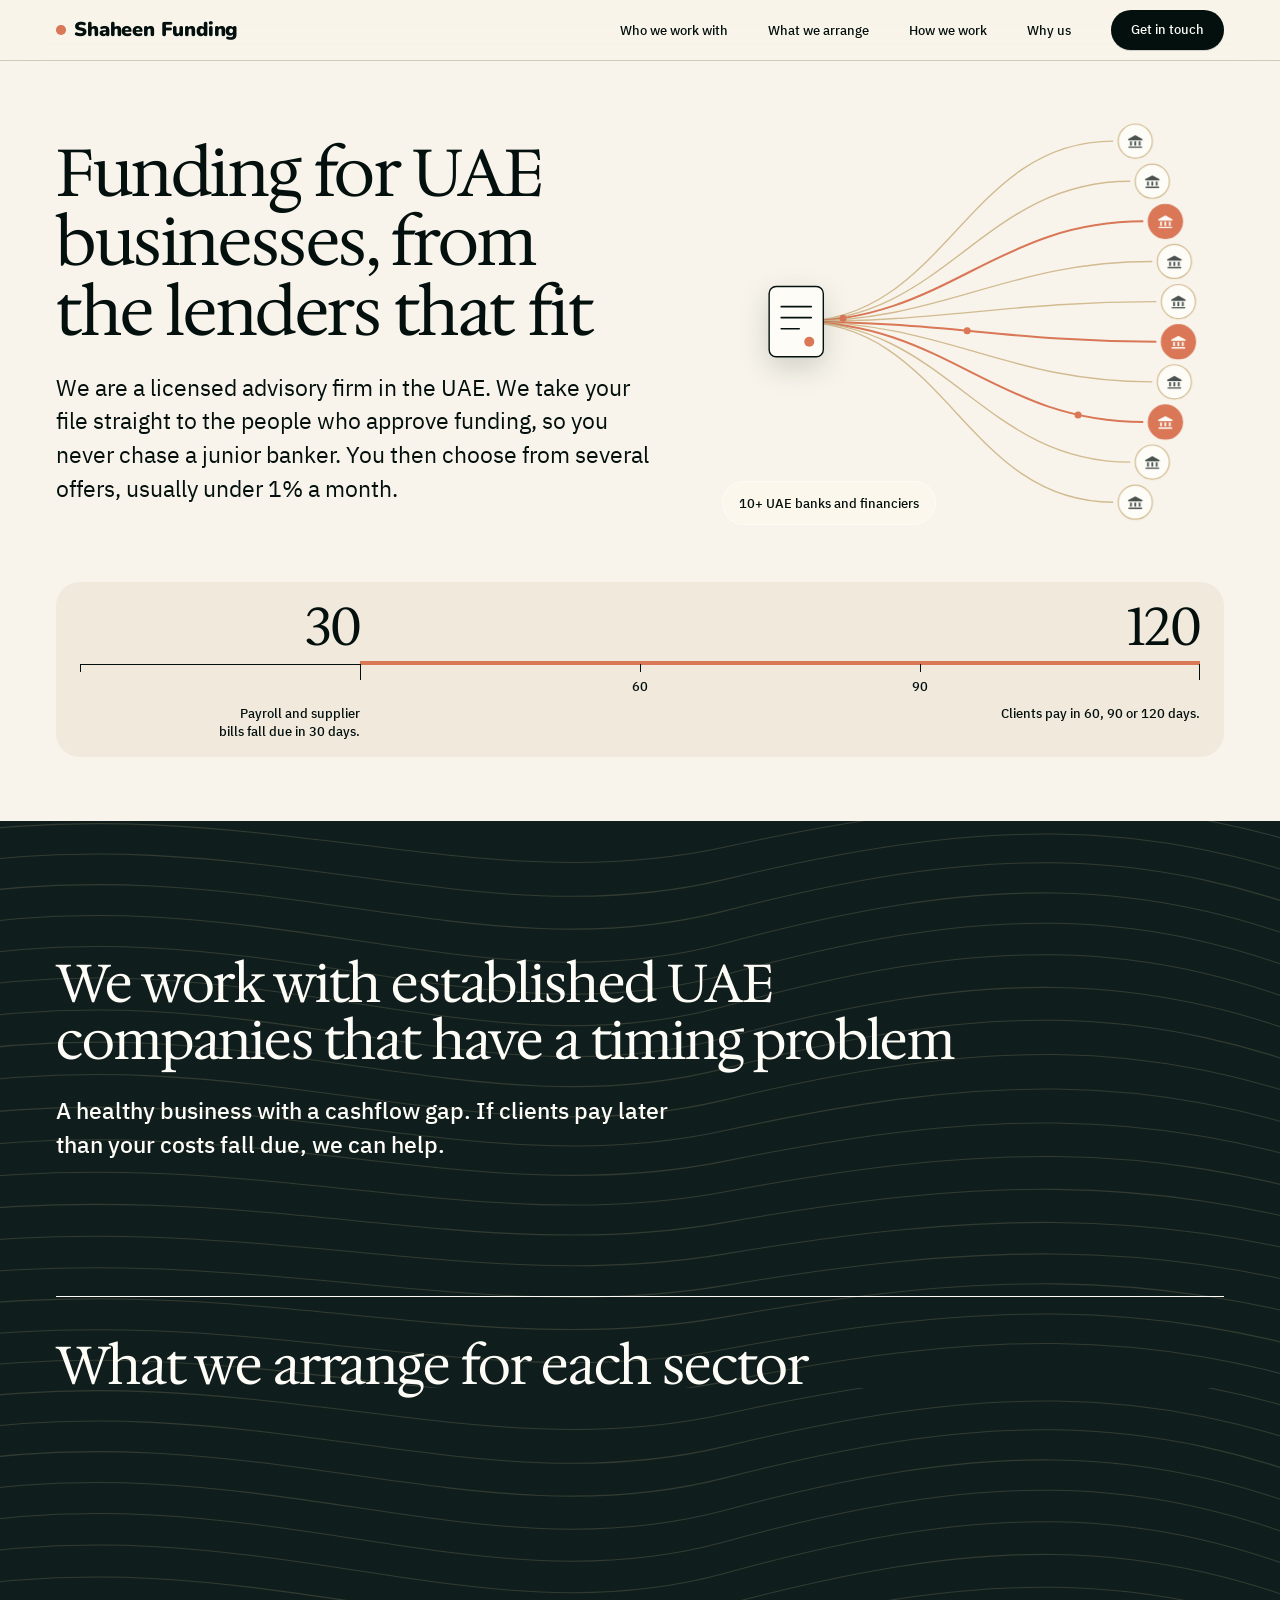
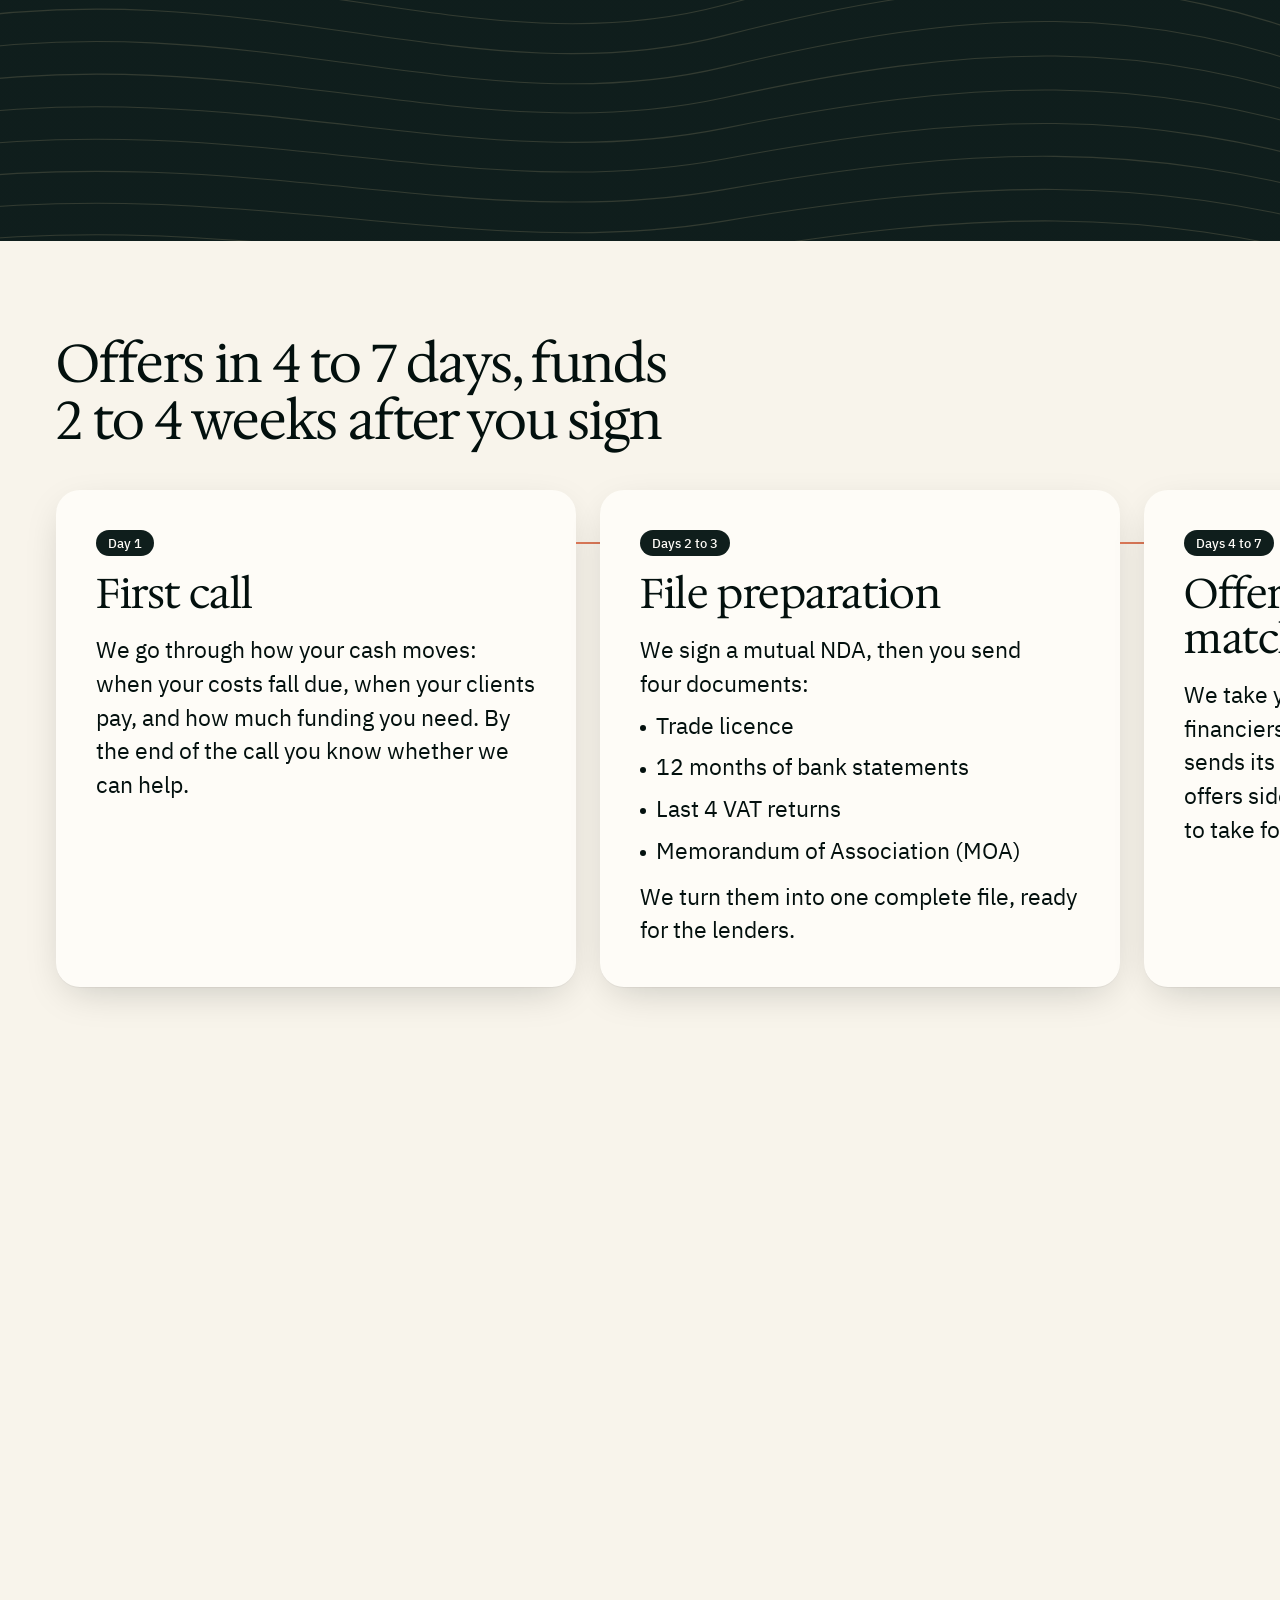
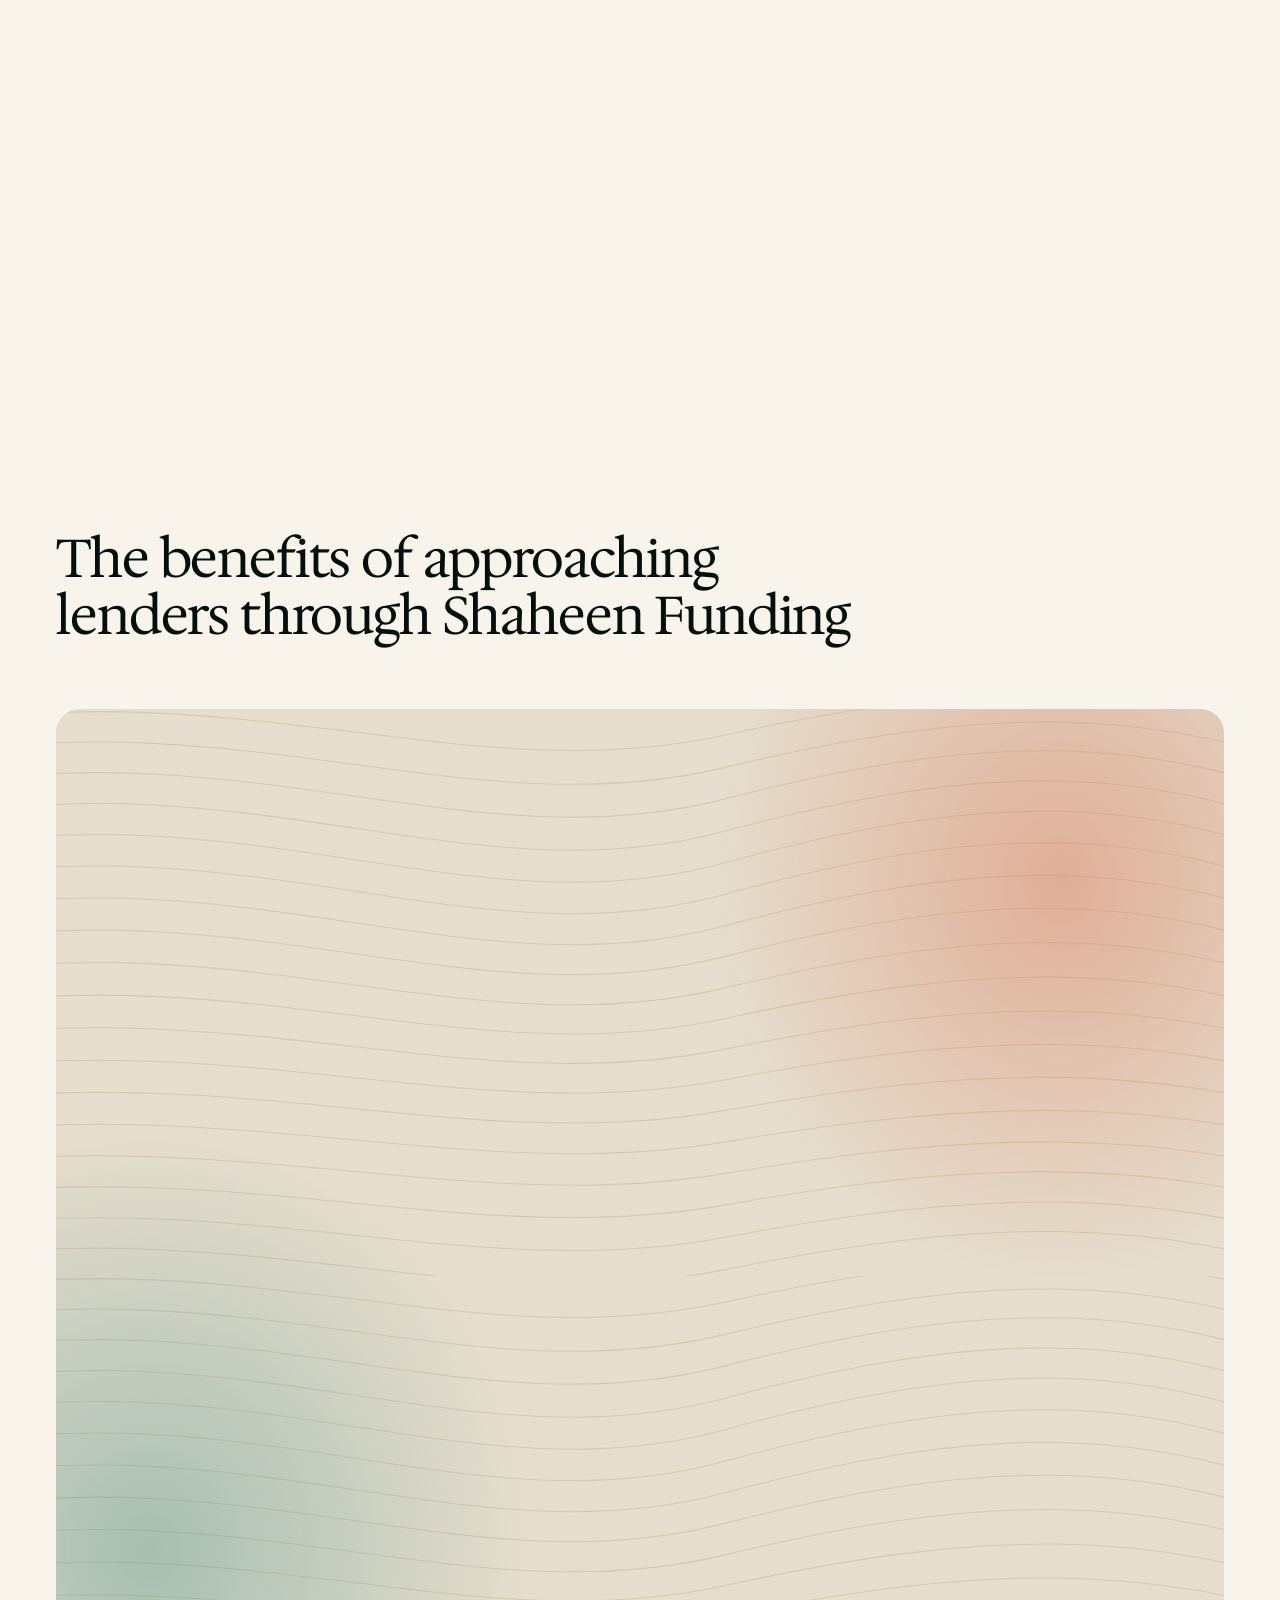
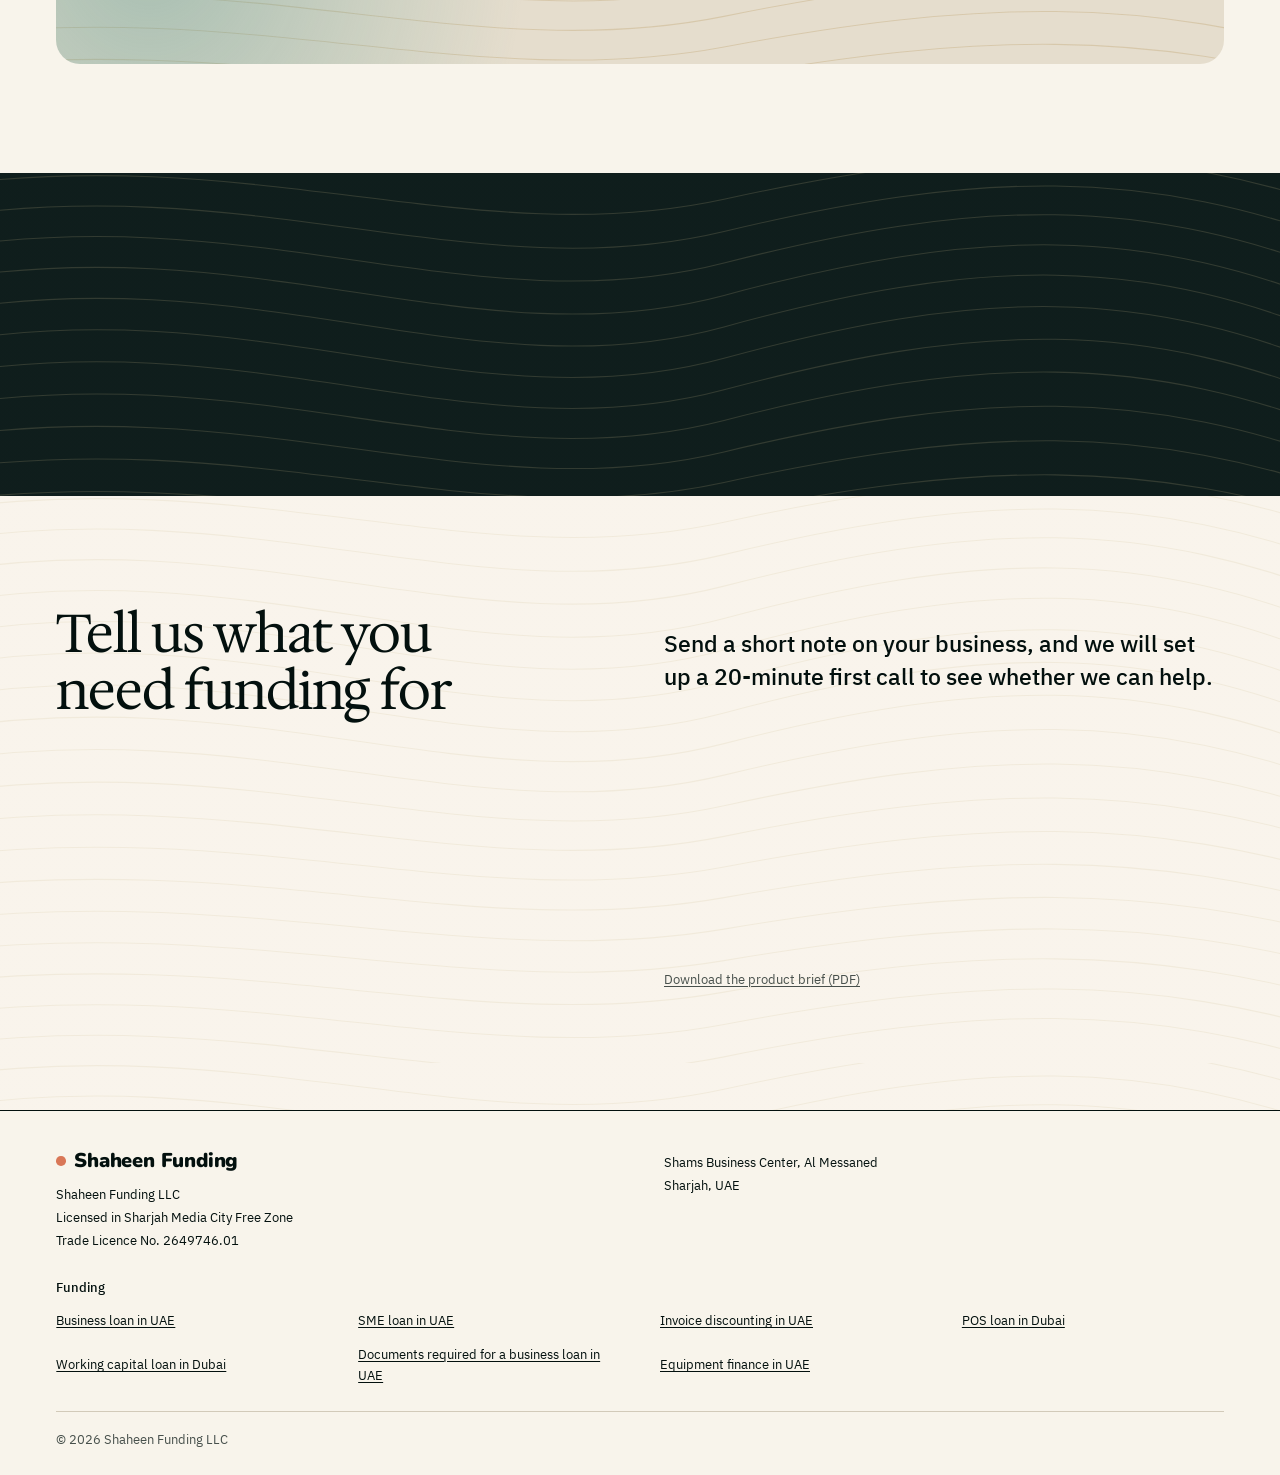
<file: index.html>
<!doctype html>
<html lang="en">
<head>
<meta charset="utf-8">
<meta name="viewport" content="width=device-width, initial-scale=1">
<meta http-equiv="Content-Security-Policy" content="default-src 'none'; style-src 'self'; script-src 'self'; font-src 'self'; img-src 'self' data:; connect-src 'self'; base-uri 'none'; form-action 'none'">
<meta name="referrer" content="strict-origin-when-cross-origin">
<title>Shaheen Funding | Licensed advisors for UAE business finance</title>
<meta name="description" content="Independent, licensed advisors for UAE business finance. Offers from 10+ UAE banks and financiers within 4 to 7 days, funds in 2 to 4 weeks, no upfront fees.">
<link rel="canonical" href="https://shaheenfunding.com/">
<meta property="og:type" content="website">
<meta property="og:site_name" content="Shaheen Funding">
<meta property="og:title" content="Shaheen Funding | Licensed advisors for UAE business finance">
<meta property="og:description" content="Independent, licensed advisors for UAE business finance. Offers from 10+ UAE banks and financiers within 4 to 7 days, funds in 2 to 4 weeks, no upfront fees.">
<meta property="og:url" content="https://shaheenfunding.com/">
<meta property="og:image" content="https://shaheenfunding.com/og.png">
<meta property="og:image:width" content="1200">
<meta property="og:image:height" content="630">
<meta property="og:image:alt" content="Shaheen Funding. Funding for UAE businesses, from the lenders that fit.">
<meta name="twitter:card" content="summary_large_image">
<meta name="twitter:title" content="Shaheen Funding | Licensed advisors for UAE business finance">
<meta name="twitter:description" content="Independent, licensed advisors for UAE business finance. Offers from 10+ UAE banks and financiers within 4 to 7 days, funds in 2 to 4 weeks, no upfront fees.">
<meta name="theme-color" content="#F6F2E9">
<link rel="icon" href="/favicon.svg" type="image/svg+xml">
<link rel="apple-touch-icon" href="/apple-touch-icon.png">
<link rel="preload" href="/fonts/hedvig-letters-serif.woff2" as="font" type="font/woff2" crossorigin>
<link rel="stylesheet" href="/site.css?v=20261127k">
<script type="application/ld+json">
[{"@context":"https://schema.org","@type":"ProfessionalService","@id":"https://shaheenfunding.com/#org","name":"Shaheen Funding",
"url":"https://shaheenfunding.com/","logo":"https://shaheenfunding.com/favicon.svg","areaServed":"AE",
"description":"Independent, licensed advisors for UAE business finance. Offers from 10+ UAE banks and financiers within 4 to 7 days, funds in 2 to 4 weeks, no upfront fees.",
"legalName":"Shaheen Funding LLC","email":"ali@shaheenfunding.com","telephone":"+971586080621",
"address":{"@type":"PostalAddress","streetAddress":"Shams Business Center, Al Messaned","addressLocality":"Sharjah","addressCountry":"AE"},
"identifier":{"@type":"PropertyValue","name":"Trade Licence No.","value":"2649746.01"}},
{"@context":"https://schema.org","@type":"WebSite","name":"Shaheen Funding","url":"https://shaheenfunding.com/"}]
</script>
</head>
<body class="home">
<a class="skip" href="#main">Skip to content</a>

<header class="nav">
<div class="wrap">
<a class="mark" href="/" aria-label="Shaheen Funding, home"><i></i>Shaheen Funding</a>
<nav aria-label="Sections">
<a href="#who">Who we work with</a>
<a href="#what">What we arrange</a>
<a href="#how">How we work</a>
<a href="#why">Why us</a>
</nav>
<a class="btn btn-nav git" href="mailto:ali@shaheenfunding.com?subject=Funding%20enquiry%20-%20%3Ccompany%20name%3E&amp;body=Hello%2C%0D%0A%0D%0ACompany%3A%20%0D%0ADate%20the%20company%20was%20founded%3A%20%0D%0AAverage%20monthly%20revenue%20(AED)%3A%20%0D%0AWhat%20we%20need%20funding%20for%3A%20%0D%0ARough%20amount%20(AED)%3A%20%0D%0ABest%20number%20to%20reach%20me%3A%20%0D%0A">Get in touch</a>
</div>
</header>

<main id="main">

<section class="hero">
<div class="wrap">
<div class="pitch">
<h1>Funding for UAE businesses, from the lenders that fit</h1>
<div class="pitch-side">
<p class="lede">We are a licensed advisory firm in the UAE. We take your file straight to the people who approve funding, so you never chase a junior banker. You then choose from several offers, usually <span class="nb">under 1% a month</span>.</p>
</div>
<figure class="routes" aria-hidden="true">
<svg viewBox="0 0 500 440" fill="none" focusable="false">
<symbol id="rt-bank" viewBox="0 0 24 24"><path d="M2.5 9.2 12 4l9.5 5.2v1.6h-19zM5 12.4h2.4v5.4H5zm5.8 0h2.4v5.4h-2.4zm5.8 0H19v5.4h-2.4zM3 19.2h18V21H3z"/></symbol>
<g class="rt-lines"><path class="rt-l" pathLength="1" d="M74 220C224 220 242 40 390 40"/><path class="rt-l" pathLength="1" d="M74 220C224 220 259 80 407 80"/><path class="rt-h" pathLength="1" d="M74 220C224 220 272 120 420 120"/><path class="rt-l" pathLength="1" d="M74 220C224 220 281 160 429 160"/><path class="rt-l" pathLength="1" d="M74 220C224 220 285 200 433 200"/><path class="rt-h" pathLength="1" d="M74 220C224 220 285 240 433 240"/><path class="rt-l" pathLength="1" d="M74 220C224 220 281 280 429 280"/><path class="rt-h" pathLength="1" d="M74 220C224 220 272 320 420 320"/><path class="rt-l" pathLength="1" d="M74 220C224 220 259 360 407 360"/><path class="rt-l" pathLength="1" d="M74 220C224 220 242 400 390 400"/></g>
<circle class="rt-p" r="3.5"><animateMotion dur="2.6s" begin="-0.0s" repeatCount="indefinite" path="M74 220C224 220 272 120 420 120"/></circle><circle class="rt-p" r="3.5"><animateMotion dur="2.6s" begin="-0.9s" repeatCount="indefinite" path="M74 220C224 220 285 240 433 240"/></circle><circle class="rt-p" r="3.5"><animateMotion dur="2.6s" begin="-1.8s" repeatCount="indefinite" path="M74 220C224 220 272 320 420 320"/></circle>
<g class="rt-chips"><g class="rt-b" transform="translate(412 40)"><circle r="17"/><use href="#rt-bank" x="-9" y="-9" width="18" height="18"/></g><g class="rt-b" transform="translate(429 80)"><circle r="17"/><use href="#rt-bank" x="-9" y="-9" width="18" height="18"/></g><g class="rt-b rt-bh" transform="translate(442 120)"><circle r="17"/><use href="#rt-bank" x="-9" y="-9" width="18" height="18"/></g><g class="rt-b" transform="translate(451 160)"><circle r="17"/><use href="#rt-bank" x="-9" y="-9" width="18" height="18"/></g><g class="rt-b" transform="translate(455 200)"><circle r="17"/><use href="#rt-bank" x="-9" y="-9" width="18" height="18"/></g><g class="rt-b rt-bh" transform="translate(455 240)"><circle r="17"/><use href="#rt-bank" x="-9" y="-9" width="18" height="18"/></g><g class="rt-b" transform="translate(451 280)"><circle r="17"/><use href="#rt-bank" x="-9" y="-9" width="18" height="18"/></g><g class="rt-b rt-bh" transform="translate(442 320)"><circle r="17"/><use href="#rt-bank" x="-9" y="-9" width="18" height="18"/></g><g class="rt-b" transform="translate(429 360)"><circle r="17"/><use href="#rt-bank" x="-9" y="-9" width="18" height="18"/></g><g class="rt-b" transform="translate(412 400)"><circle r="17"/><use href="#rt-bank" x="-9" y="-9" width="18" height="18"/></g></g>
<g class="rt-file" transform="translate(47 185)"><rect width="54" height="70" rx="7"/><path d="M12 20h30M12 31h30M12 42h18"/><circle cx="40" cy="55" r="5"/></g>
</svg>
<p class="chip">10+ UAE banks and financiers</p>
</figure>
</div>
<div class="gap">
<p class="due"><span class="num">30</span> <span class="cap">Payroll and supplier bills fall due in 30 days.</span></p>
<p class="paid"><span class="num">120</span> <span class="cap">Clients pay in 60, 90 or 120 days.</span></p>
<div class="ruler" aria-hidden="true"><i class="bar"></i><i class="tick t0"></i><i class="tick t30"></i><i class="tick t60"></i><i class="tick t90"></i><i class="tick t120"></i><b class="n60">60</b><b class="n90">90</b></div>
</div>
</div>
</section>

<section class="night who" id="who">
<div class="wrap">
<div class="who-head">
<h2>We work with established UAE companies that have a timing problem</h2>
<p class="lede">A healthy business with a cashflow gap. If clients pay later than your costs fall due, we can help.</p>
</div>
<div class="what-head" id="what">
<h2 id="what-h">What we arrange for each sector</h2>
</div>
<table class="ledger" data-r aria-labelledby="what-h">
<thead><tr><th scope="col">Your Sector</th><th scope="col">The Facility</th></tr></thead>
<tbody>
<tr>
<th scope="row"><span class="seg-name">B2B Businesses</span></th>
<td><strong><a href="/invoice-discounting-uae/">Invoice discounting</a></strong><p>A limit is approved once, say AED 1M, and held for you at the bank. For the next 3 to 4 years you can draw on it against your invoices once or twenty times. Draw, repay and draw again as often as you like.</p></td>
</tr>
<tr>
<th scope="row"><span class="seg-name">Food &amp; Beverage and Retail</span></th>
<td><strong><a href="/pos-loan-dubai/">Funding against your POS sales</a></strong><p>Open a new branch, refit or stock up without waiting. Sized on what goes through your POS machines.</p></td>
</tr>
<tr>
<th scope="row"><span class="seg-name">Manufacturing and Other Sectors</span></th>
<td><strong><a href="/working-capital-loan-dubai/">Working capital finance</a></strong><p>Funding for raw materials, stock, equipment and day-to-day costs, so orders get filled before buyers pay.</p></td>
</tr>
</tbody>
</table>
</div>
</section>

<section class="how" id="how">
<div class="wrap">
<h2>Offers in <span class="nb">4 to 7 days</span>, funds <span class="nb">2 to 4 weeks</span> after you sign</h2>
<ol class="steps">
<li><p class="when">Day 1</p><h3>First call</h3><p>We go through how your cash moves: when your costs fall due, when your clients pay, and how much funding you need. By the end of the call you know whether we can help.</p></li>
<li><p class="when">Days 2 to 3</p><h3>File preparation</h3><div class="docs-wrap"><p>We sign a mutual NDA, then you send four documents:</p><ul class="docs"><li>Trade licence</li><li>12 months of bank statements</li><li>Last 4 VAT returns</li><li>Memorandum of Association (MOA)</li></ul><p>We turn them into one complete file, ready for the lenders.</p></div></li>
<li><p class="when">Days 4 to 7</p><h3>Offers from matched lenders</h3><p>We take your file to the banks and financiers that fit your case. Each lender sends its terms, so you can compare the offers side by side and choose which one to take forward.</p></li>
<li><p class="when">After you sign</p><h3>Submission and funding</h3><p>With your sign-off we submit the case, and the funds land 2 to 4 weeks after you sign. We handle every call, email and follow-up with the bank until the money is in your account.</p></li>
</ol>
</div>
</section>

<section class="why" id="why">
<div class="wrap">
<div class="why-head">
<h2>The benefits of approaching lenders through Shaheen Funding</h2>
</div>
<div class="compare-stage">
<div class="pane" data-r>
<table class="compare">
<thead><tr><td></td><th scope="col">On Your Own</th><th scope="col"><span class="mark"><i></i>Shaheen Funding</span></th></tr></thead>
<tbody>
<tr><th scope="row">Who You Speak To</th><td data-l="On Your Own">A branch relationship manager with no say in the decision</td><td data-l="Shaheen Funding">Licensed advisors who go straight to the heads of business banking and SME lending</td></tr>
<tr><th scope="row">Paperwork</th><td data-l="On Your Own">Repeated requests for more documents</td><td data-l="Shaheen Funding">One complete file, plus anything else the bank asks for, collected by us</td></tr>
<tr><th scope="row">Communication With the Bank</th><td data-l="On Your Own">Every call and email with the bank, and chasing each update yourself</td><td data-l="Shaheen Funding">All calls, emails and follow-ups with the bank, handled by us</td></tr>
<tr><th scope="row">Where Your File Sits</th><td data-l="On Your Own">Stuck in the pile with every other application</td><td data-l="Shaheen Funding">At the top of the stack</td></tr>
<tr><th scope="row">Number of Lenders That See Your File</th><td data-l="On Your Own">One bank, and a refusal ends the search</td><td data-l="Shaheen Funding">10+ UAE banks and financiers matched to your case</td></tr>
<tr><th scope="row">Time to Funding</th><td data-l="On Your Own">At the pace of the banker handling your file</td><td data-l="Shaheen Funding">Offers within <span class="nb">4 to 7 days</span>, funds in <span class="nb">2 to 4 weeks</span></td></tr>
<tr><th scope="row">Size of the Limit</th><td data-l="On Your Own">Whatever one bank offers</td><td data-l="Shaheen Funding">The highest limit across several offers</td></tr>
<tr><th scope="row">Your Next Facility</th><td data-l="On Your Own">Starts again from zero</td><td data-l="Shaheen Funding">Already lined up</td></tr>
</tbody>
</table>
</div>
</div>
</div>
</section>

<section class="night fee">
<div class="wrap">
<div class="fee-line" data-r><h2>How we are paid</h2><p class="lede">We charge no upfront fees and earn a success fee only after the funds reach your account.</p></div>
</div>
</section>

<section class="contact" id="contact">
<div class="wrap">
<h2>Tell us what you need funding for</h2>
<div class="contact-side">
<p class="lede">Send a short note on your business, and we will set up a <span class="nb">20-minute</span> first call to see whether we can help.</p>
<div class="card" data-r>
<p class="ctas"><a class="btn git" href="mailto:ali@shaheenfunding.com?subject=Funding%20enquiry%20-%20%3Ccompany%20name%3E&amp;body=Hello%2C%0D%0A%0D%0ACompany%3A%20%0D%0ADate%20the%20company%20was%20founded%3A%20%0D%0AAverage%20monthly%20revenue%20(AED)%3A%20%0D%0AWhat%20we%20need%20funding%20for%3A%20%0D%0ARough%20amount%20(AED)%3A%20%0D%0ABest%20number%20to%20reach%20me%3A%20%0D%0A">Email us</a><a class="btn btn-ghost" href="tel:+971586080621">Call us</a><a class="btn btn-ghost" href="https://wa.me/971586080621">WhatsApp us</a></p>
<p class="git-alt" aria-live="polite" hidden>If your mail app did not open, use <a class="git-gm" href="#contact">Gmail</a> or <a class="git-ol" href="#contact">Outlook</a> instead.</p>
<dl class="card-info"><div><dt>Contact Us</dt><dd><a href="tel:+971586080621">+971 58 608 0621</a></dd></div></dl>
</div>
<p class="pdf"><a href="/Shaheen-Funding-Product-Brief.pdf?v=20261127b" target="_blank" rel="noopener">Download the product brief (PDF)</a></p>
</div>
</div>
</section>

</main>

<footer class="foot">
<div class="wrap">
<div>
<a class="mark" href="/" aria-label="Shaheen Funding, home"><i></i>Shaheen Funding</a>
<p>Shaheen Funding LLC<br>Licensed in Sharjah Media City Free Zone<br>Trade Licence No. 2649746.01</p>
</div>
<address>Shams Business Center, Al Messaned<br>Sharjah, UAE</address>
<nav class="foot-nav" aria-label="Funding pages">
<p class="foot-h">Funding</p>
<ul>
<li><a href="/business-loan-uae/">Business loan in UAE</a></li>
<li><a href="/sme-loan-uae/">SME loan in UAE</a></li>
<li><a href="/invoice-discounting-uae/">Invoice discounting in UAE</a></li>
<li><a href="/pos-loan-dubai/">POS loan in Dubai</a></li>
<li><a href="/working-capital-loan-dubai/">Working capital loan in Dubai</a></li>
<li><a href="/documents-required-for-business-loan-uae/">Documents required for a business loan in UAE</a></li>
<li><a href="/equipment-finance-uae/">Equipment finance in UAE</a></li>
</ul>
</nav>
<p class="legal">&copy; 2026 Shaheen Funding LLC</p>
</div>
</footer>
<script src="/site.js?v=20261127k" defer></script>
</body>
</html>
</file>
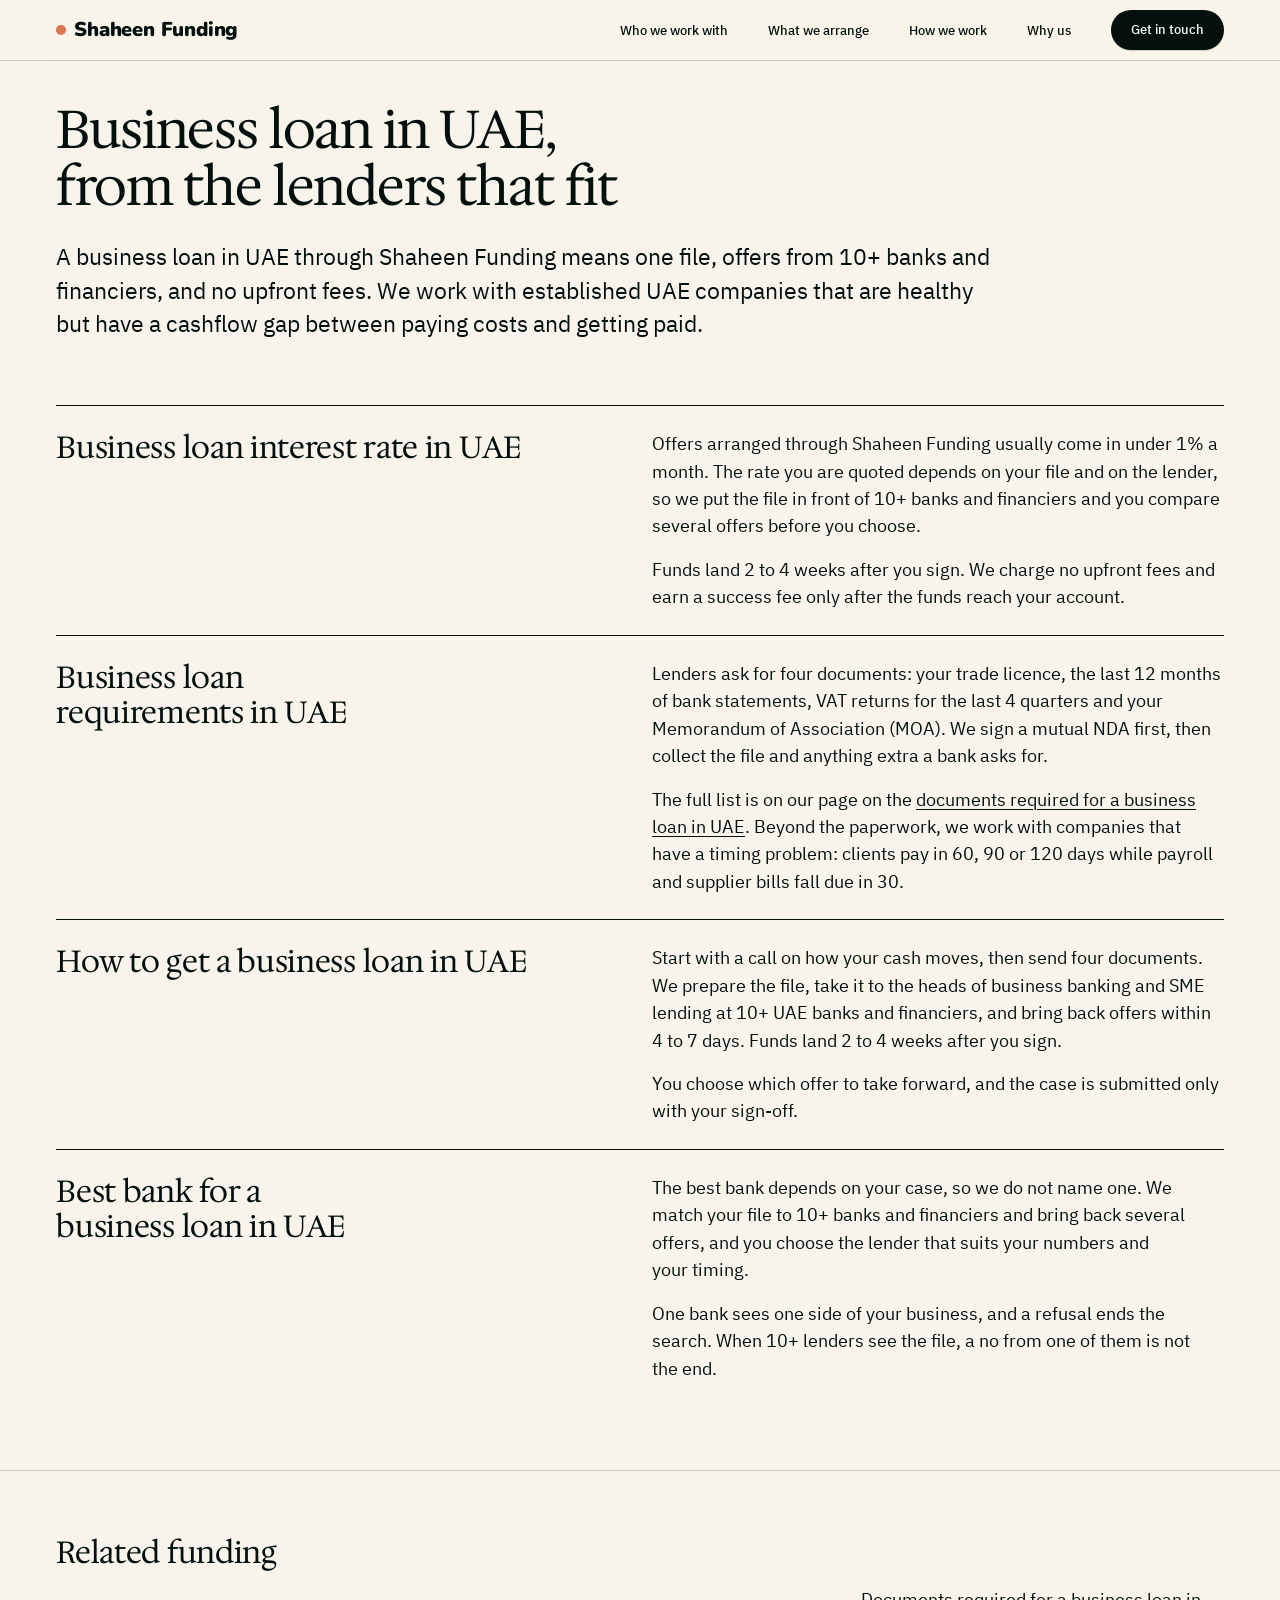
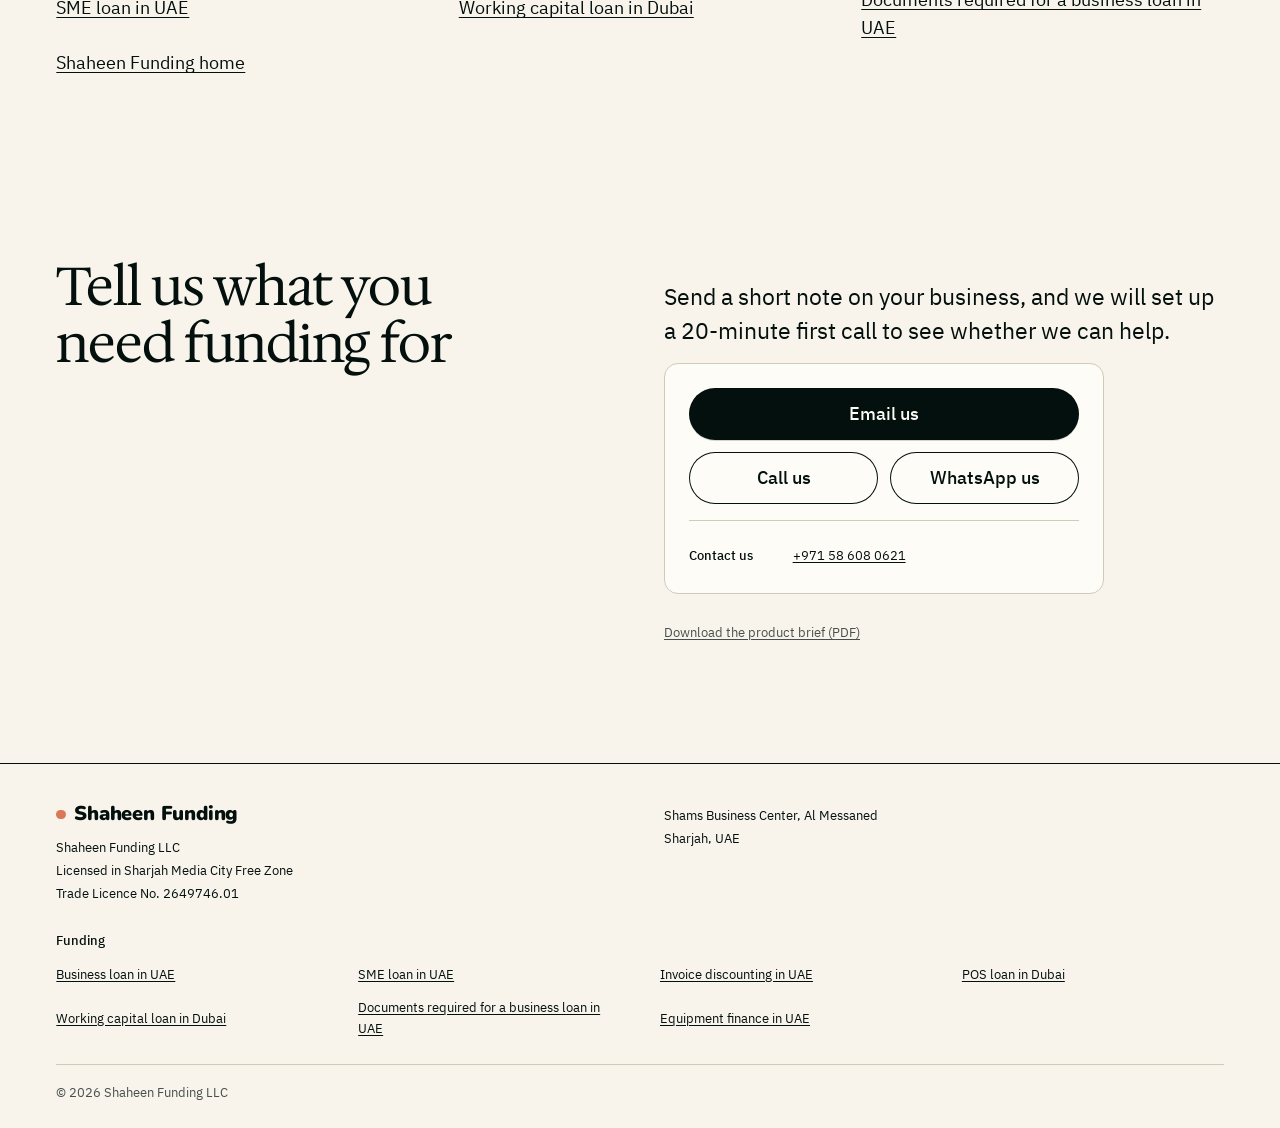
<file: business-loan-uae/index.html>
<!doctype html>
<html lang="en">
<head>
<meta charset="utf-8">
<meta name="viewport" content="width=device-width, initial-scale=1">
<meta http-equiv="Content-Security-Policy" content="default-src 'none'; style-src 'self'; script-src 'self'; font-src 'self'; img-src 'self' data:; connect-src 'self'; base-uri 'none'; form-action 'none'">
<meta name="referrer" content="strict-origin-when-cross-origin">
<title>Business loan in UAE: offers from 10+ banks | Shaheen Funding</title>
<meta name="description" content="Business loan in UAE through Shaheen Funding: one file, offers from 10+ banks and financiers within 4 to 7 days, usually under 1% a month, no upfront fees.">
<link rel="canonical" href="https://shaheenfunding.com/business-loan-uae/">
<meta property="og:type" content="website">
<meta property="og:site_name" content="Shaheen Funding">
<meta property="og:title" content="Business loan in UAE: offers from 10+ banks | Shaheen Funding">
<meta property="og:description" content="Business loan in UAE through Shaheen Funding: one file, offers from 10+ banks and financiers within 4 to 7 days, usually under 1% a month, no upfront fees.">
<meta property="og:url" content="https://shaheenfunding.com/business-loan-uae/">
<meta property="og:image" content="https://shaheenfunding.com/og.png">
<meta property="og:image:width" content="1200">
<meta property="og:image:height" content="630">
<meta property="og:image:alt" content="Shaheen Funding. Funding for UAE businesses, from the lenders that fit.">
<meta name="twitter:card" content="summary_large_image">
<meta name="twitter:title" content="Business loan in UAE: offers from 10+ banks | Shaheen Funding">
<meta name="twitter:description" content="Business loan in UAE through Shaheen Funding: one file, offers from 10+ banks and financiers within 4 to 7 days, usually under 1% a month, no upfront fees.">
<meta name="theme-color" content="#F3F6F7">
<link rel="icon" href="/favicon.svg" type="image/svg+xml">
<link rel="apple-touch-icon" href="/apple-touch-icon.png">
<link rel="preload" href="/fonts/hedvig-letters-serif.woff2" as="font" type="font/woff2" crossorigin>
<link rel="stylesheet" href="/site.css?v=20261124a">
<script type="application/ld+json">
[
{
"@context": "https://schema.org",
"@type": "Service",
"name": "Business loan in UAE",
"serviceType": "Business loan in UAE",
"url": "https://shaheenfunding.com/business-loan-uae/",
"areaServed": "AE",
"provider": {
"@type": "ProfessionalService",
"@id": "https://shaheenfunding.com/#org",
"name": "Shaheen Funding"
}
},
{
"@context": "https://schema.org",
"@type": "FAQPage",
"mainEntity": [
{
"@type": "Question",
"name": "Business loan interest rate in UAE",
"acceptedAnswer": {
"@type": "Answer",
"text": "Offers arranged through Shaheen Funding usually come in under 1% a month. The rate you are quoted depends on your file and on the lender, so we put the file in front of 10+ banks and financiers and you compare several offers before you choose."
}
},
{
"@type": "Question",
"name": "Business loan requirements in UAE",
"acceptedAnswer": {
"@type": "Answer",
"text": "Lenders ask for four documents: your trade licence, the last 12 months of bank statements, VAT returns for the last 4 quarters and your Memorandum of Association (MOA). We sign a mutual NDA first, then collect the file and anything extra a bank asks for."
}
},
{
"@type": "Question",
"name": "How to get a business loan in UAE",
"acceptedAnswer": {
"@type": "Answer",
"text": "Start with a call on how your cash moves, then send four documents. We prepare the file, take it to the heads of business banking and SME lending at 10+ UAE banks and financiers, and bring back offers within 4 to 7 days. Funds land 2 to 4 weeks after you sign."
}
},
{
"@type": "Question",
"name": "Best bank for a business loan in UAE",
"acceptedAnswer": {
"@type": "Answer",
"text": "The best bank depends on your case, so we do not name one. We match your file to 10+ banks and financiers and bring back several offers, and you choose the lender that suits your numbers and your timing."
}
}
]
},
{
"@context": "https://schema.org",
"@type": "BreadcrumbList",
"itemListElement": [
{
"@type": "ListItem",
"position": 1,
"name": "Home",
"item": "https://shaheenfunding.com/"
},
{
"@type": "ListItem",
"position": 2,
"name": "Business loan in UAE",
"item": "https://shaheenfunding.com/business-loan-uae/"
}
]
}
]
</script>
</head>
<body>
<a class="skip" href="#main">Skip to content</a>

<header class="nav">
<div class="wrap">
<a class="mark" href="/" aria-label="Shaheen Funding, home"><i></i>Shaheen Funding</a>
<nav aria-label="Sections">
<a href="/#who">Who we work with</a>
<a href="/#what">What we arrange</a>
<a href="/#how">How we work</a>
<a href="/#why">Why us</a>
</nav>
<a class="btn btn-nav git" href="mailto:ali@shaheenfunding.com?subject=Funding%20enquiry%20-%20%3Ccompany%20name%3E&amp;body=Hello%2C%0D%0A%0D%0ACompany%3A%20%0D%0ADate%20the%20company%20was%20founded%3A%20%0D%0AAverage%20monthly%20revenue%20(AED)%3A%20%0D%0AWhat%20we%20need%20funding%20for%3A%20%0D%0ARough%20amount%20(AED)%3A%20%0D%0ABest%20number%20to%20reach%20me%3A%20%0D%0A">Get in touch</a>
</div>
</header>

<main id="main" class="lp">

<section class="page-hero">
<div class="wrap">
<h1>Business loan in UAE, from the lenders that fit</h1>
<p class="lede">A business loan in UAE through Shaheen Funding means one file, offers from 10+ banks and financiers, and no upfront fees. We work with established UAE companies that are healthy but have a cashflow gap between paying costs and getting paid.</p>
</div>
</section>

<section class="qa">
<div class="wrap">
<div class="qa-item">
<h2>Business loan interest rate in UAE</h2>
<div class="qa-body"><p>Offers arranged through Shaheen Funding usually come in under 1% a month. The rate you are quoted depends on your file and on the lender, so we put the file in front of 10+ banks and financiers and you compare several offers before you choose.</p><p>Funds land 2 to 4 weeks after you sign. We charge no upfront fees and earn a success fee only after the funds reach your account.</p></div>
</div>
<div class="qa-item">
<h2>Business loan requirements in UAE</h2>
<div class="qa-body"><p>Lenders ask for four documents: your trade licence, the last 12 months of bank statements, VAT returns for the last 4 quarters and your Memorandum of Association (MOA). We sign a mutual NDA first, then collect the file and anything extra a bank asks for.</p><p>The full list is on our page on the <a href="/documents-required-for-business-loan-uae/">documents required for a business loan in UAE</a>. Beyond the paperwork, we work with companies that have a timing problem: clients pay in 60, 90 or 120 days while payroll and supplier bills fall due in 30.</p></div>
</div>
<div class="qa-item">
<h2>How to get a business loan in UAE</h2>
<div class="qa-body"><p>Start with a call on how your cash moves, then send four documents. We prepare the file, take it to the heads of business banking and SME lending at 10+ UAE banks and financiers, and bring back offers within 4 to 7 days. Funds land 2 to 4 weeks after you sign.</p><p>You choose which offer to take forward, and the case is submitted only with your sign-off.</p></div>
</div>
<div class="qa-item">
<h2>Best bank for a business loan in UAE</h2>
<div class="qa-body"><p>The best bank depends on your case, so we do not name one. We match your file to 10+ banks and financiers and bring back several offers, and you choose the lender that suits your numbers and your timing.</p><p>One bank sees one side of your business, and a refusal ends the search. When 10+ lenders see the file, a no from one of them is not the end.</p></div>
</div>
</div>
</section>

<section class="related">
<div class="wrap">
<h2>Related funding</h2>
<ul><li><a href="/sme-loan-uae/">SME loan in UAE</a></li><li><a href="/working-capital-loan-dubai/">Working capital loan in Dubai</a></li><li><a href="/documents-required-for-business-loan-uae/">Documents required for a business loan in UAE</a></li><li><a href="/">Shaheen Funding home</a></li></ul>
</div>
</section>

<section class="contact" id="contact">
<div class="wrap">
<h2>Tell us what you need funding for</h2>
<div class="contact-side">
<p class="lede">Send a short note on your business, and we will set up a <span class="nb">20-minute</span> first call to see whether we can help.</p>
<div class="card">
<p class="ctas"><a class="btn git" href="mailto:ali@shaheenfunding.com?subject=Funding%20enquiry%20-%20%3Ccompany%20name%3E&amp;body=Hello%2C%0D%0A%0D%0ACompany%3A%20%0D%0ADate%20the%20company%20was%20founded%3A%20%0D%0AAverage%20monthly%20revenue%20(AED)%3A%20%0D%0AWhat%20we%20need%20funding%20for%3A%20%0D%0ARough%20amount%20(AED)%3A%20%0D%0ABest%20number%20to%20reach%20me%3A%20%0D%0A">Email us</a><a class="btn btn-ghost" href="tel:+971586080621">Call us</a><a class="btn btn-ghost" href="https://wa.me/971586080621">WhatsApp us</a></p>
<p class="git-alt" aria-live="polite" hidden>If your mail app did not open, use <a class="git-gm" href="#contact">Gmail</a> or <a class="git-ol" href="#contact">Outlook</a> instead.</p>
<dl class="card-info"><div><dt>Contact us</dt><dd><a href="tel:+971586080621">+971 58 608 0621</a></dd></div></dl>
</div>
<p class="pdf"><a href="/Shaheen-Funding-Product-Brief.pdf?v=20261127b" target="_blank" rel="noopener">Download the product brief (PDF)</a></p>
</div>
</div>
</section>

</main>

<footer class="foot">
<div class="wrap">
<div>
<a class="mark" href="/" aria-label="Shaheen Funding, home"><i></i>Shaheen Funding</a>
<p>Shaheen Funding LLC<br>Licensed in Sharjah Media City Free Zone<br>Trade Licence No. 2649746.01</p>
</div>
<address>Shams Business Center, Al Messaned<br>Sharjah, UAE</address>
<nav class="foot-nav" aria-label="Funding pages">
<p class="foot-h">Funding</p>
<ul>
<li><a href="/business-loan-uae/">Business loan in UAE</a></li>
<li><a href="/sme-loan-uae/">SME loan in UAE</a></li>
<li><a href="/invoice-discounting-uae/">Invoice discounting in UAE</a></li>
<li><a href="/pos-loan-dubai/">POS loan in Dubai</a></li>
<li><a href="/working-capital-loan-dubai/">Working capital loan in Dubai</a></li>
<li><a href="/documents-required-for-business-loan-uae/">Documents required for a business loan in UAE</a></li>
<li><a href="/equipment-finance-uae/">Equipment finance in UAE</a></li>
</ul>
</nav>
<p class="legal">&copy; 2026 Shaheen Funding LLC</p>
</div>
</footer>
<script src="/site.js?v=20261124a" defer></script>
</body>
</html>
</file>
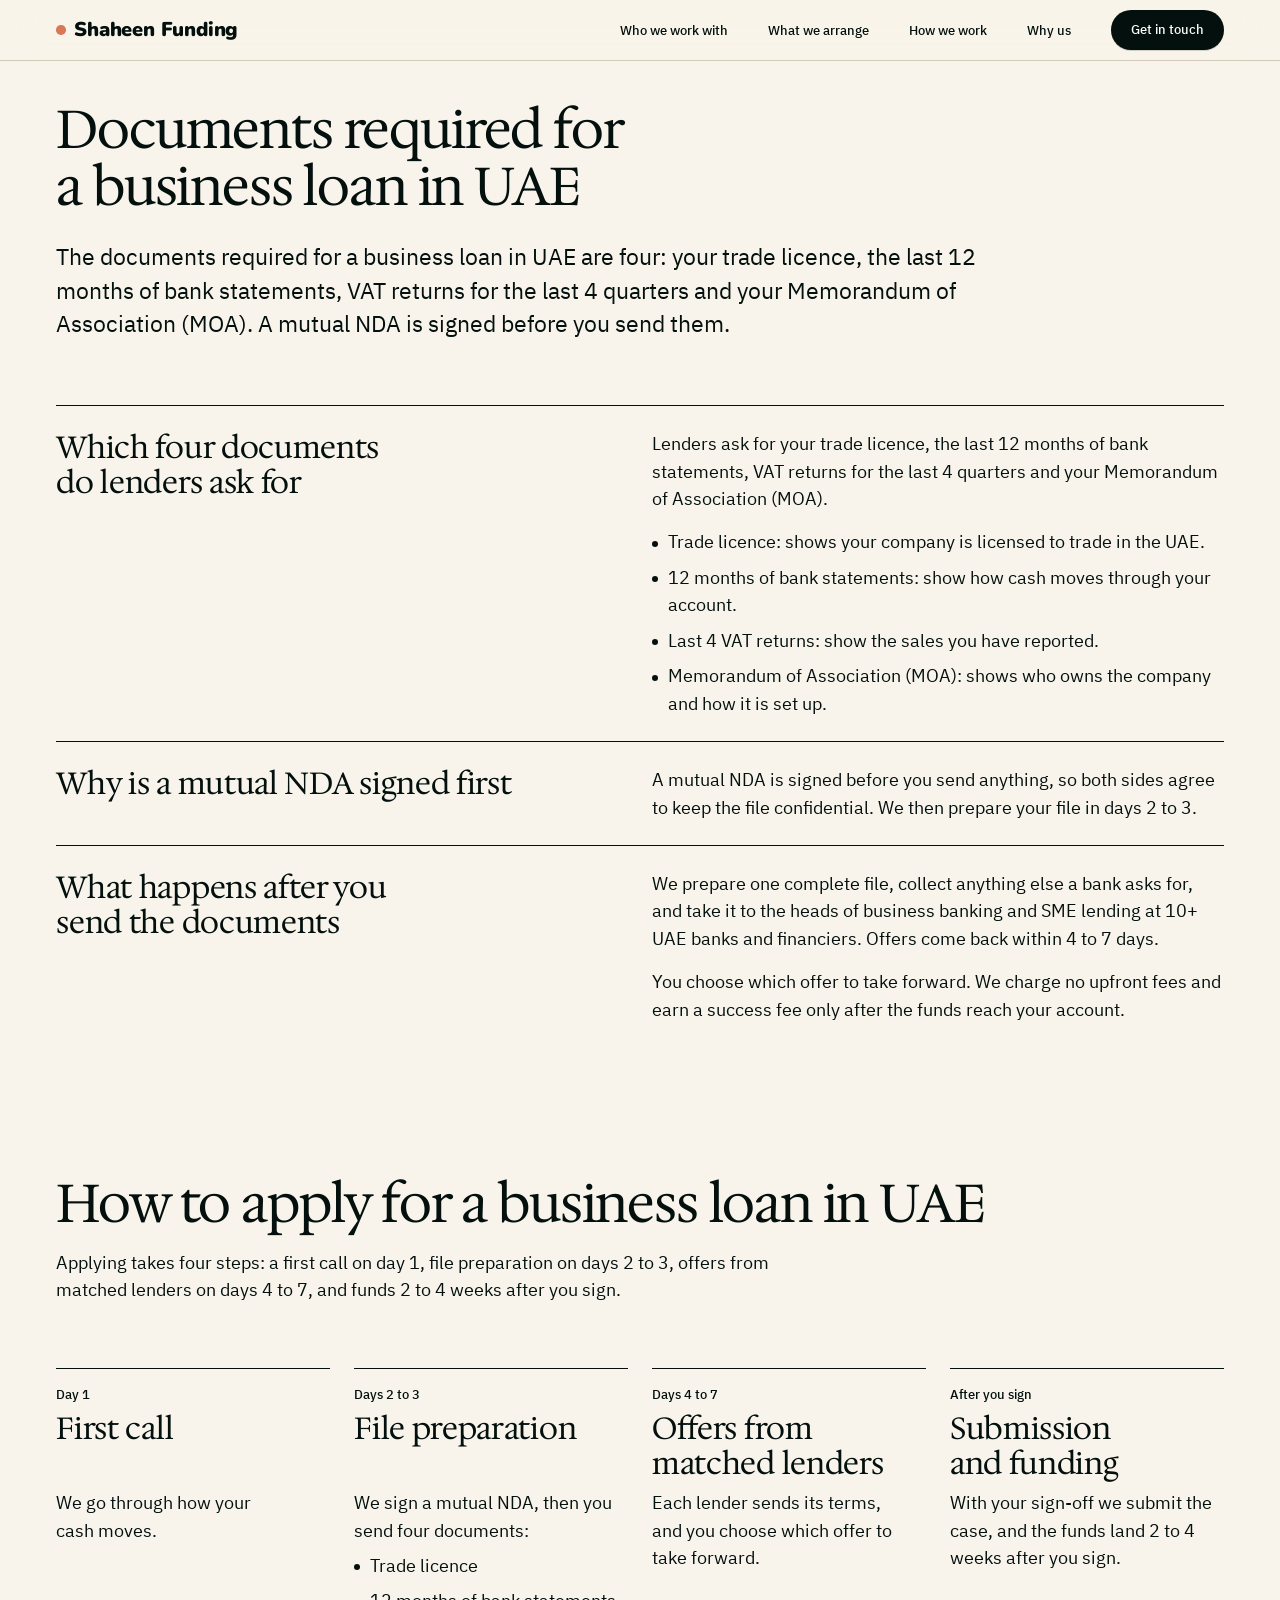
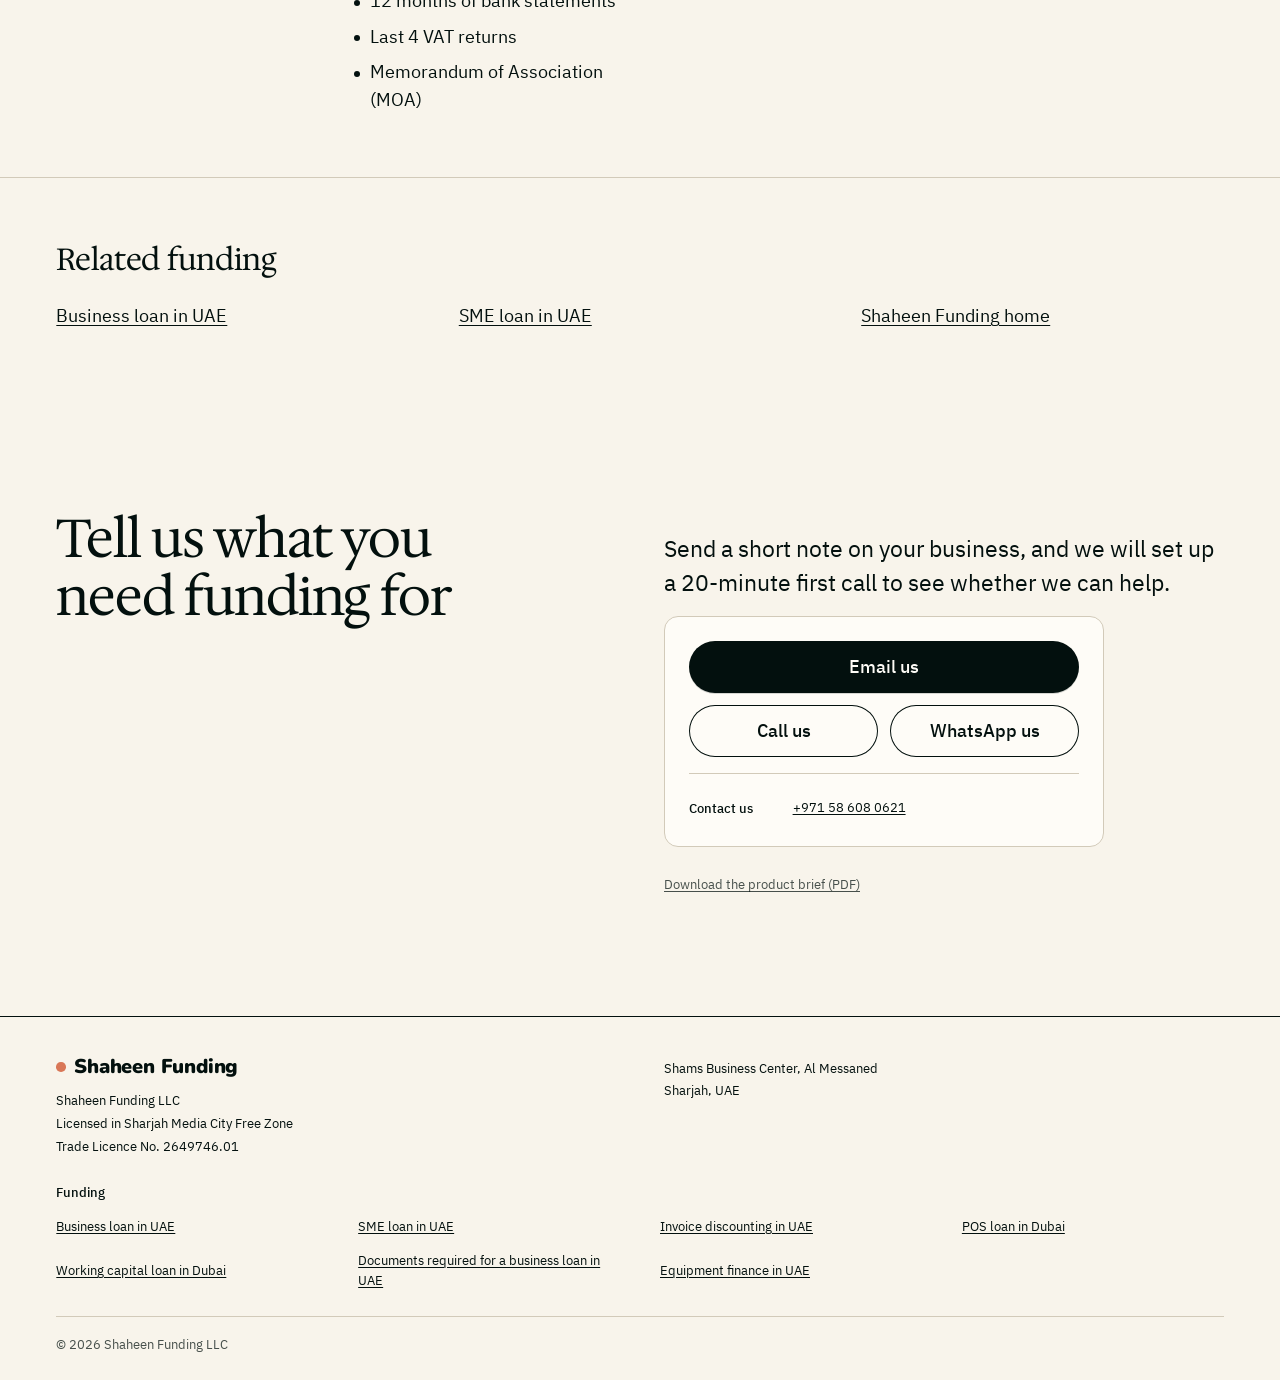
<file: documents-required-for-business-loan-uae/index.html>
<!doctype html>
<html lang="en">
<head>
<meta charset="utf-8">
<meta name="viewport" content="width=device-width, initial-scale=1">
<meta http-equiv="Content-Security-Policy" content="default-src 'none'; style-src 'self'; script-src 'self'; font-src 'self'; img-src 'self' data:; connect-src 'self'; base-uri 'none'; form-action 'none'">
<meta name="referrer" content="strict-origin-when-cross-origin">
<title>Documents required for a business loan in UAE | Shaheen Funding</title>
<meta name="description" content="Documents required for a business loan in UAE: trade licence, 12 months of bank statements, 4 quarters of VAT returns and the MOA. A mutual NDA is signed first.">
<link rel="canonical" href="https://shaheenfunding.com/documents-required-for-business-loan-uae/">
<meta property="og:type" content="website">
<meta property="og:site_name" content="Shaheen Funding">
<meta property="og:title" content="Documents required for a business loan in UAE | Shaheen Funding">
<meta property="og:description" content="Documents required for a business loan in UAE: trade licence, 12 months of bank statements, 4 quarters of VAT returns and the MOA. A mutual NDA is signed first.">
<meta property="og:url" content="https://shaheenfunding.com/documents-required-for-business-loan-uae/">
<meta property="og:image" content="https://shaheenfunding.com/og.png">
<meta property="og:image:width" content="1200">
<meta property="og:image:height" content="630">
<meta property="og:image:alt" content="Shaheen Funding. Funding for UAE businesses, from the lenders that fit.">
<meta name="twitter:card" content="summary_large_image">
<meta name="twitter:title" content="Documents required for a business loan in UAE | Shaheen Funding">
<meta name="twitter:description" content="Documents required for a business loan in UAE: trade licence, 12 months of bank statements, 4 quarters of VAT returns and the MOA. A mutual NDA is signed first.">
<meta name="theme-color" content="#F3F6F7">
<link rel="icon" href="/favicon.svg" type="image/svg+xml">
<link rel="apple-touch-icon" href="/apple-touch-icon.png">
<link rel="preload" href="/fonts/hedvig-letters-serif.woff2" as="font" type="font/woff2" crossorigin>
<link rel="stylesheet" href="/site.css?v=20261124a">
<script type="application/ld+json">
[
{
"@context": "https://schema.org",
"@type": "Service",
"name": "Documents required for a business loan in UAE",
"serviceType": "Documents required for a business loan in UAE",
"url": "https://shaheenfunding.com/documents-required-for-business-loan-uae/",
"areaServed": "AE",
"provider": {
"@type": "ProfessionalService",
"@id": "https://shaheenfunding.com/#org",
"name": "Shaheen Funding"
}
},
{
"@context": "https://schema.org",
"@type": "FAQPage",
"mainEntity": [
{
"@type": "Question",
"name": "Which four documents do lenders ask for",
"acceptedAnswer": {
"@type": "Answer",
"text": "Lenders ask for your trade licence, the last 12 months of bank statements, VAT returns for the last 4 quarters and your Memorandum of Association (MOA)."
}
},
{
"@type": "Question",
"name": "Why is a mutual NDA signed first",
"acceptedAnswer": {
"@type": "Answer",
"text": "A mutual NDA is signed before you send anything, so both sides agree to keep the file confidential. We then prepare your file in days 2 to 3."
}
},
{
"@type": "Question",
"name": "What happens after you send the documents",
"acceptedAnswer": {
"@type": "Answer",
"text": "We prepare one complete file, collect anything else a bank asks for, and take it to the heads of business banking and SME lending at 10+ UAE banks and financiers. Offers come back within 4 to 7 days."
}
},
{
"@type": "Question",
"name": "How to apply for a business loan in UAE",
"acceptedAnswer": {
"@type": "Answer",
"text": "Applying takes four steps: a first call on day 1, file preparation on days 2 to 3, offers from matched lenders on days 4 to 7, and funds 2 to 4 weeks after you sign."
}
}
]
},
{
"@context": "https://schema.org",
"@type": "BreadcrumbList",
"itemListElement": [
{
"@type": "ListItem",
"position": 1,
"name": "Home",
"item": "https://shaheenfunding.com/"
},
{
"@type": "ListItem",
"position": 2,
"name": "Documents required for a business loan in UAE",
"item": "https://shaheenfunding.com/documents-required-for-business-loan-uae/"
}
]
}
]
</script>
</head>
<body>
<a class="skip" href="#main">Skip to content</a>

<header class="nav">
<div class="wrap">
<a class="mark" href="/" aria-label="Shaheen Funding, home"><i></i>Shaheen Funding</a>
<nav aria-label="Sections">
<a href="/#who">Who we work with</a>
<a href="/#what">What we arrange</a>
<a href="/#how">How we work</a>
<a href="/#why">Why us</a>
</nav>
<a class="btn btn-nav git" href="mailto:ali@shaheenfunding.com?subject=Funding%20enquiry%20-%20%3Ccompany%20name%3E&amp;body=Hello%2C%0D%0A%0D%0ACompany%3A%20%0D%0ADate%20the%20company%20was%20founded%3A%20%0D%0AAverage%20monthly%20revenue%20(AED)%3A%20%0D%0AWhat%20we%20need%20funding%20for%3A%20%0D%0ARough%20amount%20(AED)%3A%20%0D%0ABest%20number%20to%20reach%20me%3A%20%0D%0A">Get in touch</a>
</div>
</header>

<main id="main" class="lp">

<section class="page-hero">
<div class="wrap">
<h1>Documents required for a business loan in UAE</h1>
<p class="lede">The documents required for a business loan in UAE are four: your trade licence, the last 12 months of bank statements, VAT returns for the last 4 quarters and your Memorandum of Association (MOA). A mutual NDA is signed before you send them.</p>
</div>
</section>

<section class="qa">
<div class="wrap">
<div class="qa-item">
<h2>Which four documents do lenders ask for</h2>
<div class="qa-body"><p>Lenders ask for your trade licence, the last 12 months of bank statements, VAT returns for the last 4 quarters and your Memorandum of Association (MOA).</p><ul class="docs"><li>Trade licence: shows your company is licensed to trade in the UAE.</li><li>12 months of bank statements: show how cash moves through your account.</li><li>Last 4 VAT returns: show the sales you have reported.</li><li>Memorandum of Association (MOA): shows who owns the company and how it is set up.</li></ul></div>
</div>
<div class="qa-item">
<h2>Why is a mutual NDA signed first</h2>
<div class="qa-body"><p>A mutual NDA is signed before you send anything, so both sides agree to keep the file confidential. We then prepare your file in days 2 to 3.</p></div>
</div>
<div class="qa-item">
<h2>What happens after you send the documents</h2>
<div class="qa-body"><p>We prepare one complete file, collect anything else a bank asks for, and take it to the heads of business banking and SME lending at 10+ UAE banks and financiers. Offers come back within 4 to 7 days.</p><p>You choose which offer to take forward. We charge no upfront fees and earn a success fee only after the funds reach your account.</p></div>
</div>
</div>
</section>

<section class="how">
<div class="wrap">
<h2>How to apply for a business loan in UAE</h2>
<p>Applying takes four steps: a first call on day 1, file preparation on days 2 to 3, offers from matched lenders on days 4 to 7, and funds 2 to 4 weeks after you sign.</p>
<ol class="steps">
<li><p class="when">Day 1</p><h3>First call</h3><p>We go through how your cash moves.</p></li>
<li><p class="when">Days 2 to 3</p><h3>File preparation</h3><div class="docs-wrap"><p>We sign a mutual NDA, then you send four documents:</p><ul class="docs"><li>Trade licence</li><li>12 months of bank statements</li><li>Last 4 VAT returns</li><li>Memorandum of Association (MOA)</li></ul></div></li>
<li><p class="when">Days 4 to 7</p><h3>Offers from matched lenders</h3><p>Each lender sends its terms, and you choose which offer to take forward.</p></li>
<li><p class="when">After you sign</p><h3>Submission and funding</h3><p>With your sign-off we submit the case, and the funds land 2 to 4 weeks after you sign.</p></li>
</ol>
</div>
</section>

<section class="related">
<div class="wrap">
<h2>Related funding</h2>
<ul><li><a href="/business-loan-uae/">Business loan in UAE</a></li><li><a href="/sme-loan-uae/">SME loan in UAE</a></li><li><a href="/">Shaheen Funding home</a></li></ul>
</div>
</section>

<section class="contact" id="contact">
<div class="wrap">
<h2>Tell us what you need funding for</h2>
<div class="contact-side">
<p class="lede">Send a short note on your business, and we will set up a <span class="nb">20-minute</span> first call to see whether we can help.</p>
<div class="card">
<p class="ctas"><a class="btn git" href="mailto:ali@shaheenfunding.com?subject=Funding%20enquiry%20-%20%3Ccompany%20name%3E&amp;body=Hello%2C%0D%0A%0D%0ACompany%3A%20%0D%0ADate%20the%20company%20was%20founded%3A%20%0D%0AAverage%20monthly%20revenue%20(AED)%3A%20%0D%0AWhat%20we%20need%20funding%20for%3A%20%0D%0ARough%20amount%20(AED)%3A%20%0D%0ABest%20number%20to%20reach%20me%3A%20%0D%0A">Email us</a><a class="btn btn-ghost" href="tel:+971586080621">Call us</a><a class="btn btn-ghost" href="https://wa.me/971586080621">WhatsApp us</a></p>
<p class="git-alt" aria-live="polite" hidden>If your mail app did not open, use <a class="git-gm" href="#contact">Gmail</a> or <a class="git-ol" href="#contact">Outlook</a> instead.</p>
<dl class="card-info"><div><dt>Contact us</dt><dd><a href="tel:+971586080621">+971 58 608 0621</a></dd></div></dl>
</div>
<p class="pdf"><a href="/Shaheen-Funding-Product-Brief.pdf?v=20261127b" target="_blank" rel="noopener">Download the product brief (PDF)</a></p>
</div>
</div>
</section>

</main>

<footer class="foot">
<div class="wrap">
<div>
<a class="mark" href="/" aria-label="Shaheen Funding, home"><i></i>Shaheen Funding</a>
<p>Shaheen Funding LLC<br>Licensed in Sharjah Media City Free Zone<br>Trade Licence No. 2649746.01</p>
</div>
<address>Shams Business Center, Al Messaned<br>Sharjah, UAE</address>
<nav class="foot-nav" aria-label="Funding pages">
<p class="foot-h">Funding</p>
<ul>
<li><a href="/business-loan-uae/">Business loan in UAE</a></li>
<li><a href="/sme-loan-uae/">SME loan in UAE</a></li>
<li><a href="/invoice-discounting-uae/">Invoice discounting in UAE</a></li>
<li><a href="/pos-loan-dubai/">POS loan in Dubai</a></li>
<li><a href="/working-capital-loan-dubai/">Working capital loan in Dubai</a></li>
<li><a href="/documents-required-for-business-loan-uae/">Documents required for a business loan in UAE</a></li>
<li><a href="/equipment-finance-uae/">Equipment finance in UAE</a></li>
</ul>
</nav>
<p class="legal">&copy; 2026 Shaheen Funding LLC</p>
</div>
</footer>
<script src="/site.js?v=20261124a" defer></script>
</body>
</html>
</file>
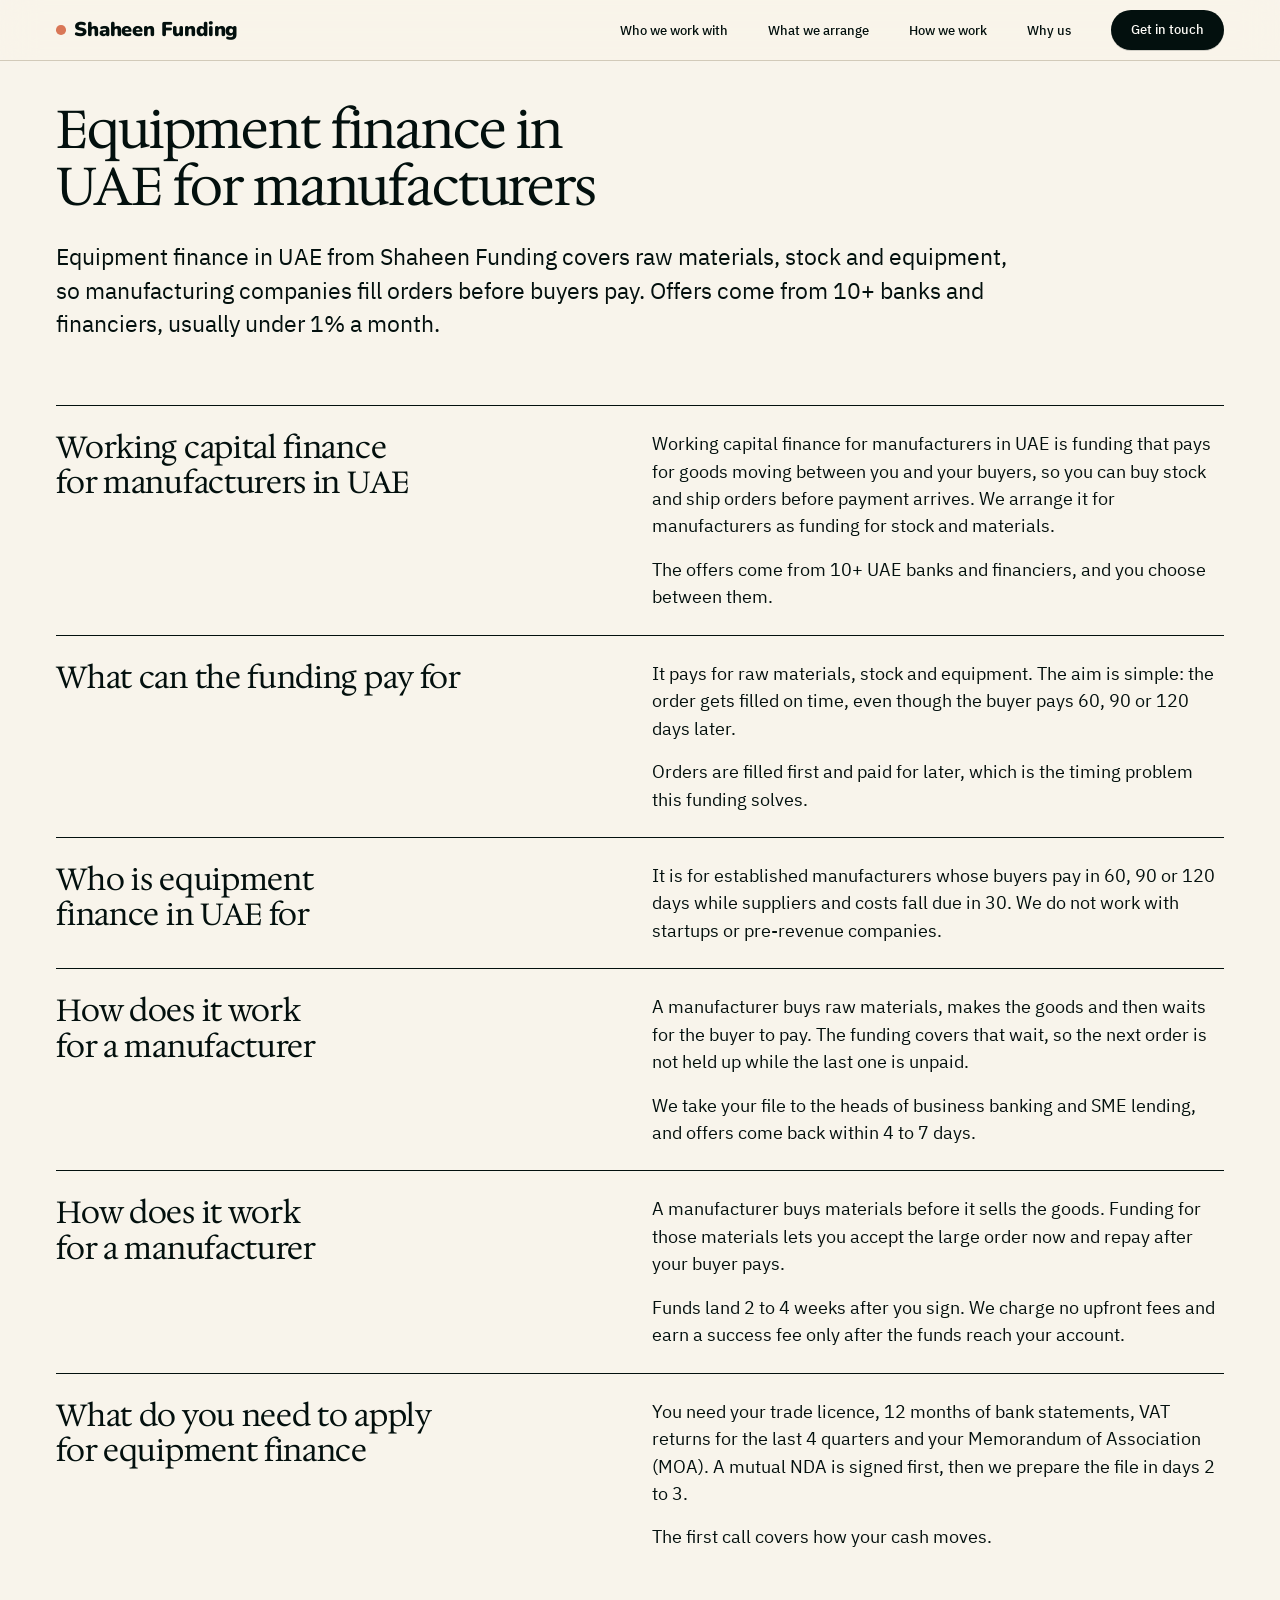
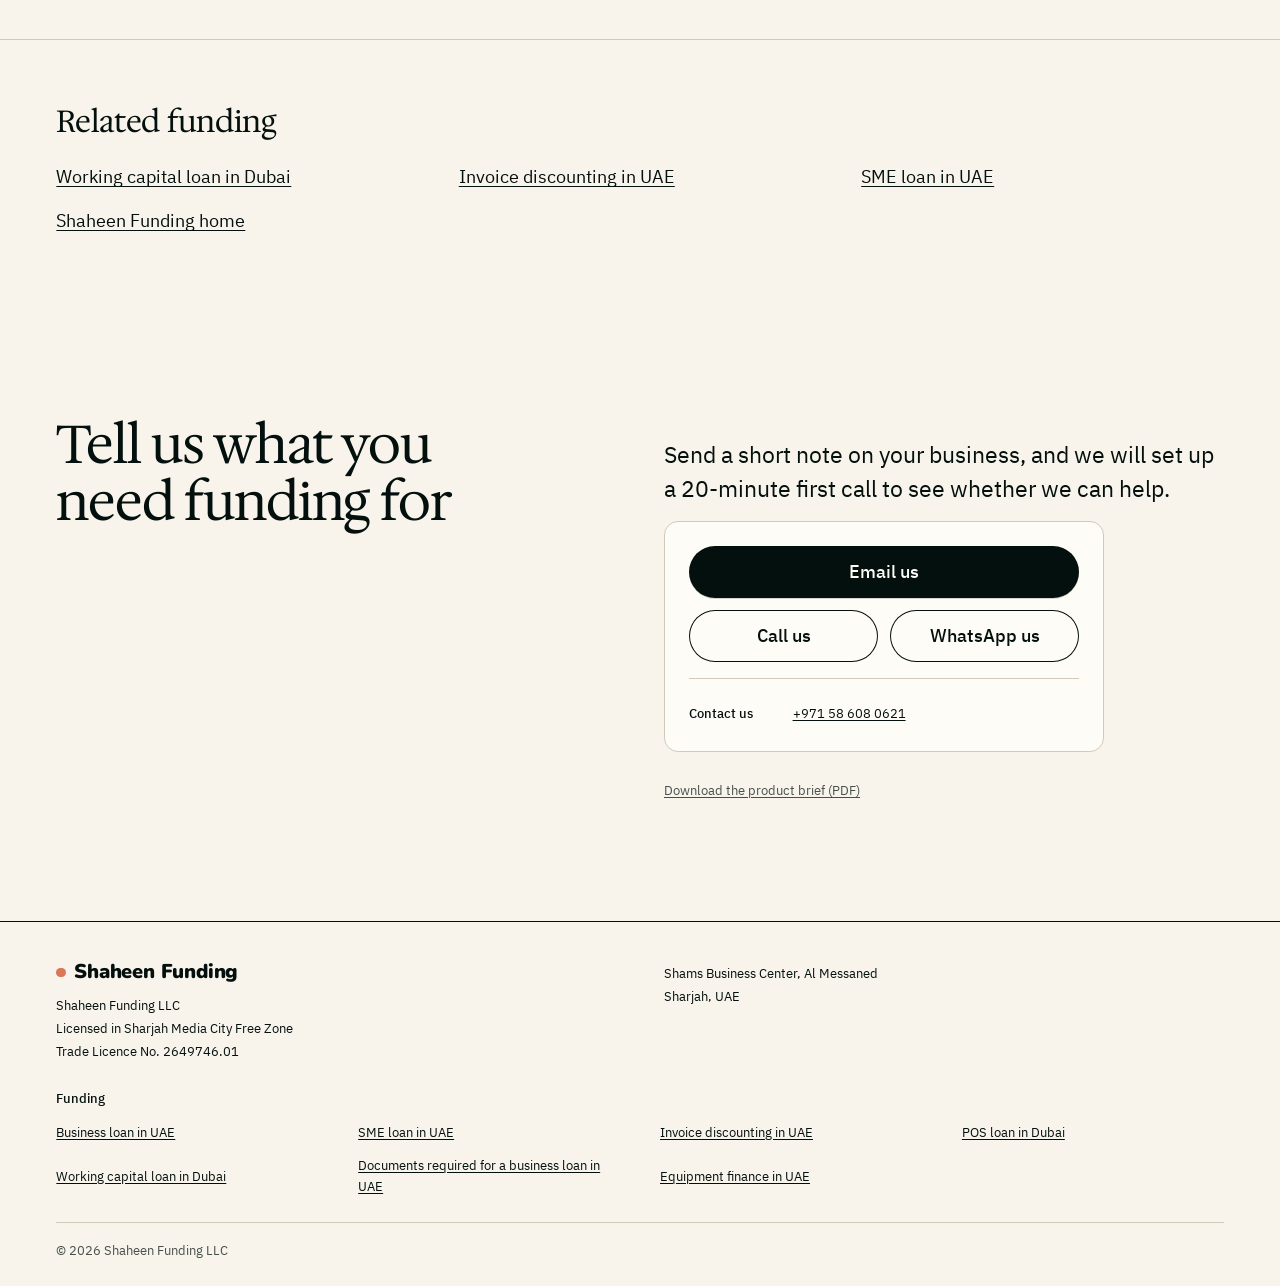
<file: equipment-finance-uae/index.html>
<!doctype html>
<html lang="en">
<head>
<meta charset="utf-8">
<meta name="viewport" content="width=device-width, initial-scale=1">
<meta http-equiv="Content-Security-Policy" content="default-src 'none'; style-src 'self'; script-src 'self'; font-src 'self'; img-src 'self' data:; connect-src 'self'; base-uri 'none'; form-action 'none'">
<meta name="referrer" content="strict-origin-when-cross-origin">
<title>Equipment finance in UAE | Shaheen Funding</title>
<meta name="description" content="Equipment finance in UAE for manufacturing companies: funding for raw materials, stock and equipment so orders get filled before buyers pay.">
<link rel="canonical" href="https://shaheenfunding.com/equipment-finance-uae/">
<meta property="og:type" content="website">
<meta property="og:site_name" content="Shaheen Funding">
<meta property="og:title" content="Equipment finance in UAE | Shaheen Funding">
<meta property="og:description" content="Equipment finance in UAE for manufacturing companies: funding for raw materials, stock and equipment so orders get filled before buyers pay.">
<meta property="og:url" content="https://shaheenfunding.com/equipment-finance-uae/">
<meta property="og:image" content="https://shaheenfunding.com/og.png">
<meta property="og:image:width" content="1200">
<meta property="og:image:height" content="630">
<meta property="og:image:alt" content="Shaheen Funding. Funding for UAE businesses, from the lenders that fit.">
<meta name="twitter:card" content="summary_large_image">
<meta name="twitter:title" content="Equipment finance in UAE | Shaheen Funding">
<meta name="twitter:description" content="Equipment finance in UAE for manufacturing companies: funding for raw materials, stock and equipment so orders get filled before buyers pay.">
<meta name="theme-color" content="#F3F6F7">
<link rel="icon" href="/favicon.svg" type="image/svg+xml">
<link rel="apple-touch-icon" href="/apple-touch-icon.png">
<link rel="preload" href="/fonts/hedvig-letters-serif.woff2" as="font" type="font/woff2" crossorigin>
<link rel="stylesheet" href="/site.css?v=20261124a">
<script type="application/ld+json">
[
{
"@context": "https://schema.org",
"@type": "Service",
"name": "Equipment finance in UAE",
"serviceType": "Equipment finance in UAE",
"url": "https://shaheenfunding.com/equipment-finance-uae/",
"areaServed": "AE",
"provider": {
"@type": "ProfessionalService",
"@id": "https://shaheenfunding.com/#org",
"name": "Shaheen Funding"
}
},
{
"@context": "https://schema.org",
"@type": "FAQPage",
"mainEntity": [
{
"@type": "Question",
"name": "Working capital finance for manufacturers in UAE",
"acceptedAnswer": {
"@type": "Answer",
"text": "Working capital finance for manufacturers in UAE is funding that pays for goods moving between you and your buyers, so you can buy stock and ship orders before payment arrives. We arrange it for manufacturers as funding for stock and materials."
}
},
{
"@type": "Question",
"name": "What can the funding pay for",
"acceptedAnswer": {
"@type": "Answer",
"text": "It pays for raw materials, stock and equipment. The aim is simple: the order gets filled on time, even though the buyer pays 60, 90 or 120 days later."
}
},
{
"@type": "Question",
"name": "Who is equipment finance in UAE for",
"acceptedAnswer": {
"@type": "Answer",
"text": "It is for established manufacturers whose buyers pay in 60, 90 or 120 days while suppliers and costs fall due in 30. We do not work with startups or pre-revenue companies."
}
},
{
"@type": "Question",
"name": "How does it work for a manufacturer",
"acceptedAnswer": {
"@type": "Answer",
"text": "A manufacturer buys raw materials, makes the goods and then waits for the buyer to pay. The funding covers that wait, so the next order is not held up while the last one is unpaid."
}
},
{
"@type": "Question",
"name": "How does it work for a manufacturer",
"acceptedAnswer": {
"@type": "Answer",
"text": "A manufacturer buys materials before it sells the goods. Funding for those materials lets you accept the large order now and repay after your buyer pays."
}
},
{
"@type": "Question",
"name": "What do you need to apply for equipment finance",
"acceptedAnswer": {
"@type": "Answer",
"text": "You need your trade licence, 12 months of bank statements, VAT returns for the last 4 quarters and your Memorandum of Association (MOA). A mutual NDA is signed first, then we prepare the file in days 2 to 3."
}
}
]
},
{
"@context": "https://schema.org",
"@type": "BreadcrumbList",
"itemListElement": [
{
"@type": "ListItem",
"position": 1,
"name": "Home",
"item": "https://shaheenfunding.com/"
},
{
"@type": "ListItem",
"position": 2,
"name": "Equipment finance in UAE",
"item": "https://shaheenfunding.com/equipment-finance-uae/"
}
]
}
]
</script>
</head>
<body>
<a class="skip" href="#main">Skip to content</a>

<header class="nav">
<div class="wrap">
<a class="mark" href="/" aria-label="Shaheen Funding, home"><i></i>Shaheen Funding</a>
<nav aria-label="Sections">
<a href="/#who">Who we work with</a>
<a href="/#what">What we arrange</a>
<a href="/#how">How we work</a>
<a href="/#why">Why us</a>
</nav>
<a class="btn btn-nav git" href="mailto:ali@shaheenfunding.com?subject=Funding%20enquiry%20-%20%3Ccompany%20name%3E&amp;body=Hello%2C%0D%0A%0D%0ACompany%3A%20%0D%0ADate%20the%20company%20was%20founded%3A%20%0D%0AAverage%20monthly%20revenue%20(AED)%3A%20%0D%0AWhat%20we%20need%20funding%20for%3A%20%0D%0ARough%20amount%20(AED)%3A%20%0D%0ABest%20number%20to%20reach%20me%3A%20%0D%0A">Get in touch</a>
</div>
</header>

<main id="main" class="lp">

<section class="page-hero">
<div class="wrap">
<h1>Equipment finance in UAE for manufacturers</h1>
<p class="lede">Equipment finance in UAE from Shaheen Funding covers raw materials, stock and equipment, so manufacturing companies fill orders before buyers pay. Offers come from 10+ banks and financiers, usually under 1% a month.</p>
</div>
</section>

<section class="qa">
<div class="wrap">
<div class="qa-item">
<h2>Working capital finance for manufacturers in UAE</h2>
<div class="qa-body"><p>Working capital finance for manufacturers in UAE is funding that pays for goods moving between you and your buyers, so you can buy stock and ship orders before payment arrives. We arrange it for manufacturers as funding for stock and materials.</p><p>The offers come from 10+ UAE banks and financiers, and you choose between them.</p></div>
</div>
<div class="qa-item">
<h2>What can the funding pay for</h2>
<div class="qa-body"><p>It pays for raw materials, stock and equipment. The aim is simple: the order gets filled on time, even though the buyer pays 60, 90 or 120 days later.</p><p>Orders are filled first and paid for later, which is the timing problem this funding solves.</p></div>
</div>
<div class="qa-item">
<h2>Who is equipment finance in UAE for</h2>
<div class="qa-body"><p>It is for established manufacturers whose buyers pay in 60, 90 or 120 days while suppliers and costs fall due in 30. We do not work with startups or pre-revenue companies.</p></div>
</div>
<div class="qa-item">
<h2>How does it work for a manufacturer</h2>
<div class="qa-body"><p>A manufacturer buys raw materials, makes the goods and then waits for the buyer to pay. The funding covers that wait, so the next order is not held up while the last one is unpaid.</p><p>We take your file to the heads of business banking and SME lending, and offers come back within 4 to 7 days.</p></div>
</div>
<div class="qa-item">
<h2>How does it work for a manufacturer</h2>
<div class="qa-body"><p>A manufacturer buys materials before it sells the goods. Funding for those materials lets you accept the large order now and repay after your buyer pays.</p><p>Funds land 2 to 4 weeks after you sign. We charge no upfront fees and earn a success fee only after the funds reach your account.</p></div>
</div>
<div class="qa-item">
<h2>What do you need to apply for equipment finance</h2>
<div class="qa-body"><p>You need your trade licence, 12 months of bank statements, VAT returns for the last 4 quarters and your Memorandum of Association (MOA). A mutual NDA is signed first, then we prepare the file in days 2 to 3.</p><p>The first call covers how your cash moves.</p></div>
</div>
</div>
</section>

<section class="related">
<div class="wrap">
<h2>Related funding</h2>
<ul><li><a href="/working-capital-loan-dubai/">Working capital loan in Dubai</a></li><li><a href="/invoice-discounting-uae/">Invoice discounting in UAE</a></li><li><a href="/sme-loan-uae/">SME loan in UAE</a></li><li><a href="/">Shaheen Funding home</a></li></ul>
</div>
</section>

<section class="contact" id="contact">
<div class="wrap">
<h2>Tell us what you need funding for</h2>
<div class="contact-side">
<p class="lede">Send a short note on your business, and we will set up a <span class="nb">20-minute</span> first call to see whether we can help.</p>
<div class="card">
<p class="ctas"><a class="btn git" href="mailto:ali@shaheenfunding.com?subject=Funding%20enquiry%20-%20%3Ccompany%20name%3E&amp;body=Hello%2C%0D%0A%0D%0ACompany%3A%20%0D%0ADate%20the%20company%20was%20founded%3A%20%0D%0AAverage%20monthly%20revenue%20(AED)%3A%20%0D%0AWhat%20we%20need%20funding%20for%3A%20%0D%0ARough%20amount%20(AED)%3A%20%0D%0ABest%20number%20to%20reach%20me%3A%20%0D%0A">Email us</a><a class="btn btn-ghost" href="tel:+971586080621">Call us</a><a class="btn btn-ghost" href="https://wa.me/971586080621">WhatsApp us</a></p>
<p class="git-alt" aria-live="polite" hidden>If your mail app did not open, use <a class="git-gm" href="#contact">Gmail</a> or <a class="git-ol" href="#contact">Outlook</a> instead.</p>
<dl class="card-info"><div><dt>Contact us</dt><dd><a href="tel:+971586080621">+971 58 608 0621</a></dd></div></dl>
</div>
<p class="pdf"><a href="/Shaheen-Funding-Product-Brief.pdf?v=20261127b" target="_blank" rel="noopener">Download the product brief (PDF)</a></p>
</div>
</div>
</section>

</main>

<footer class="foot">
<div class="wrap">
<div>
<a class="mark" href="/" aria-label="Shaheen Funding, home"><i></i>Shaheen Funding</a>
<p>Shaheen Funding LLC<br>Licensed in Sharjah Media City Free Zone<br>Trade Licence No. 2649746.01</p>
</div>
<address>Shams Business Center, Al Messaned<br>Sharjah, UAE</address>
<nav class="foot-nav" aria-label="Funding pages">
<p class="foot-h">Funding</p>
<ul>
<li><a href="/business-loan-uae/">Business loan in UAE</a></li>
<li><a href="/sme-loan-uae/">SME loan in UAE</a></li>
<li><a href="/invoice-discounting-uae/">Invoice discounting in UAE</a></li>
<li><a href="/pos-loan-dubai/">POS loan in Dubai</a></li>
<li><a href="/working-capital-loan-dubai/">Working capital loan in Dubai</a></li>
<li><a href="/documents-required-for-business-loan-uae/">Documents required for a business loan in UAE</a></li>
<li><a href="/equipment-finance-uae/">Equipment finance in UAE</a></li>
</ul>
</nav>
<p class="legal">&copy; 2026 Shaheen Funding LLC</p>
</div>
</footer>
<script src="/site.js?v=20261124a" defer></script>
</body>
</html>
</file>
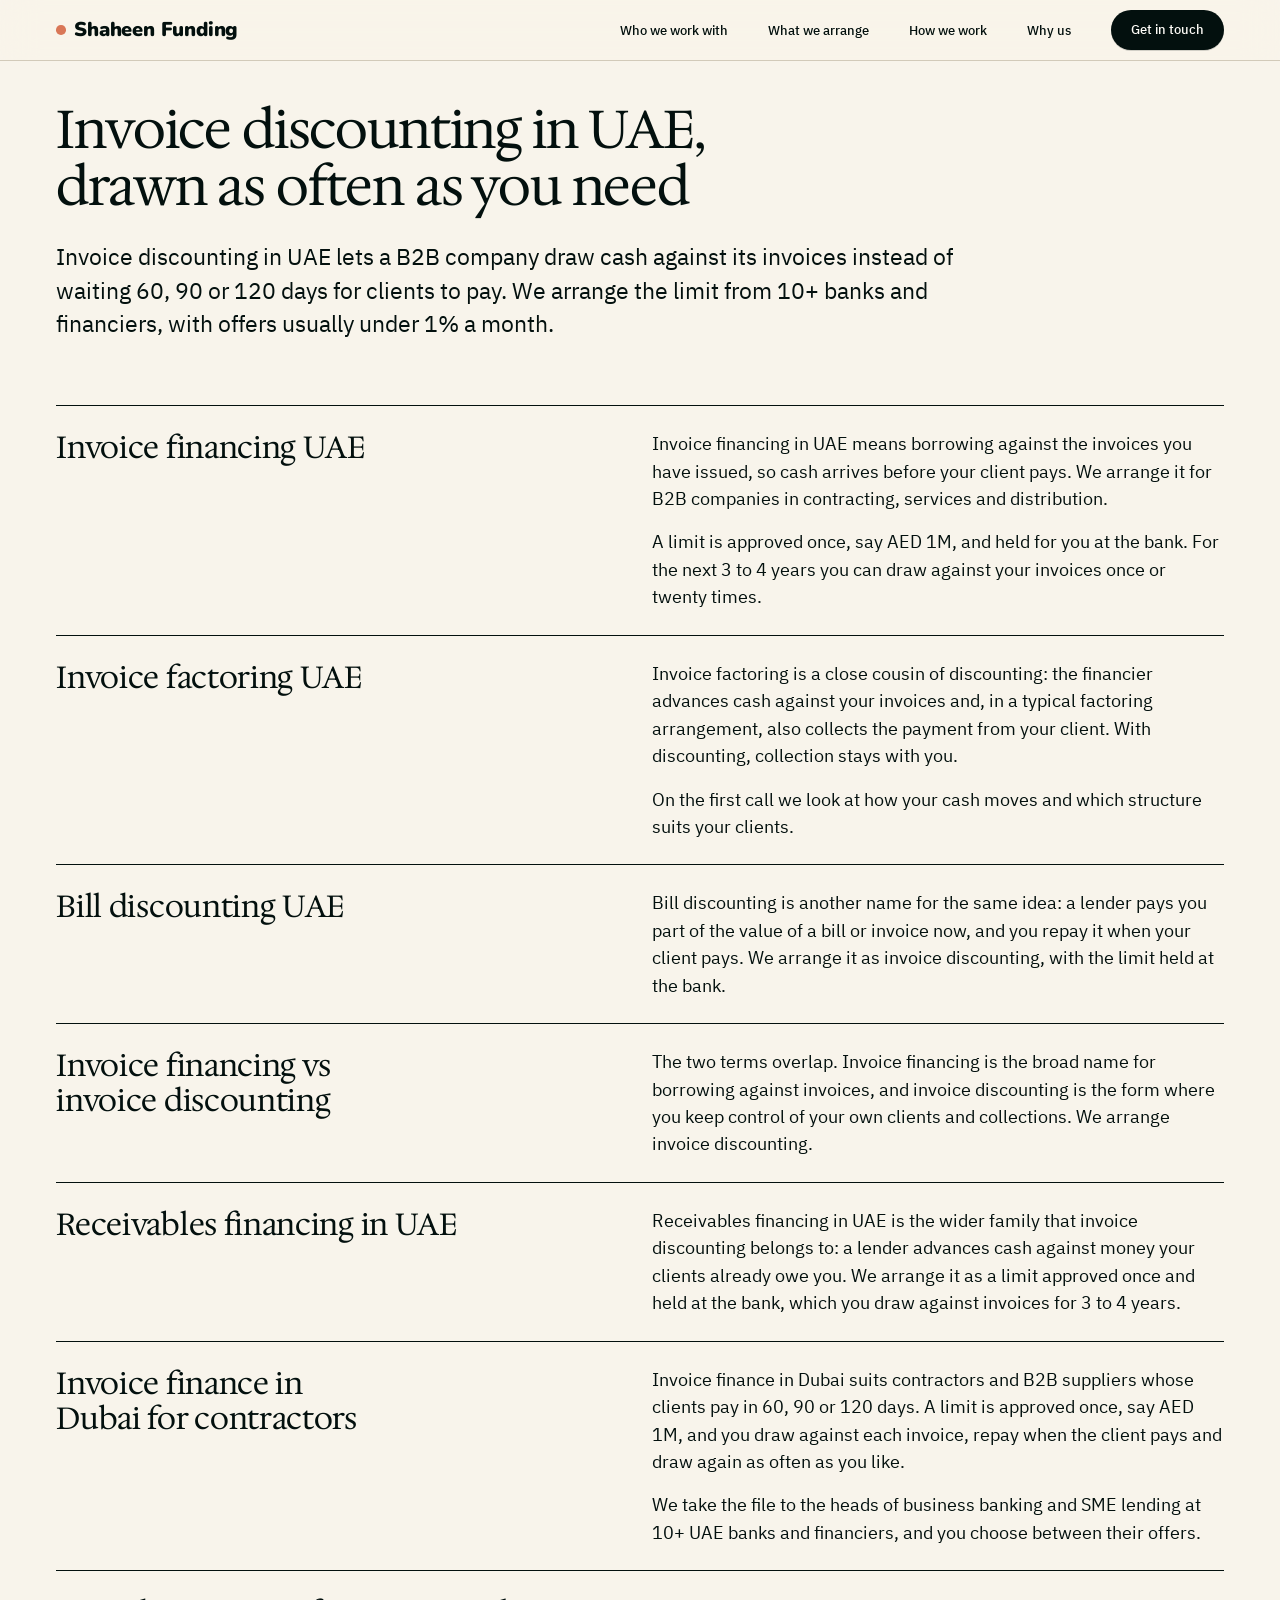
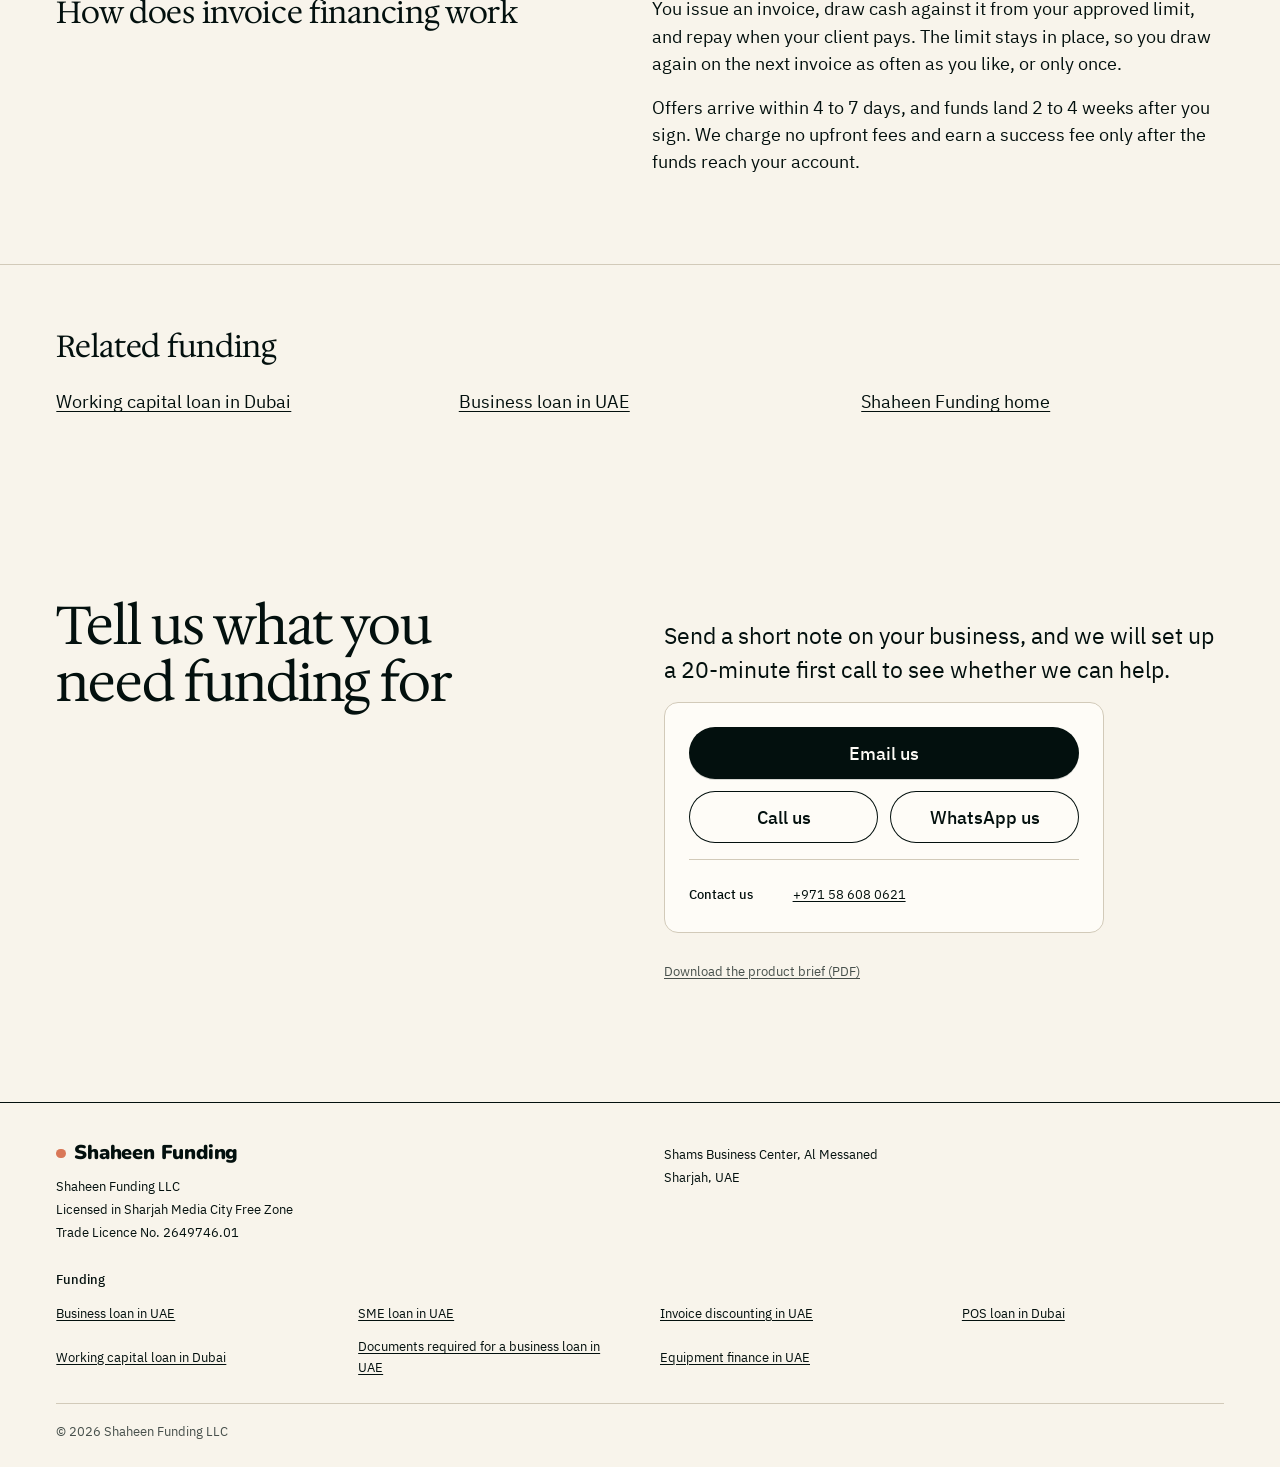
<file: invoice-discounting-uae/index.html>
<!doctype html>
<html lang="en">
<head>
<meta charset="utf-8">
<meta name="viewport" content="width=device-width, initial-scale=1">
<meta http-equiv="Content-Security-Policy" content="default-src 'none'; style-src 'self'; script-src 'self'; font-src 'self'; img-src 'self' data:; connect-src 'self'; base-uri 'none'; form-action 'none'">
<meta name="referrer" content="strict-origin-when-cross-origin">
<title>Invoice discounting in UAE | Shaheen Funding</title>
<meta name="description" content="Invoice discounting in UAE for B2B companies: one limit approved once and held at the bank, draw against invoices for 3 to 4 years, usually under 1% a month.">
<link rel="canonical" href="https://shaheenfunding.com/invoice-discounting-uae/">
<meta property="og:type" content="website">
<meta property="og:site_name" content="Shaheen Funding">
<meta property="og:title" content="Invoice discounting in UAE | Shaheen Funding">
<meta property="og:description" content="Invoice discounting in UAE for B2B companies: one limit approved once and held at the bank, draw against invoices for 3 to 4 years, usually under 1% a month.">
<meta property="og:url" content="https://shaheenfunding.com/invoice-discounting-uae/">
<meta property="og:image" content="https://shaheenfunding.com/og.png">
<meta property="og:image:width" content="1200">
<meta property="og:image:height" content="630">
<meta property="og:image:alt" content="Shaheen Funding. Funding for UAE businesses, from the lenders that fit.">
<meta name="twitter:card" content="summary_large_image">
<meta name="twitter:title" content="Invoice discounting in UAE | Shaheen Funding">
<meta name="twitter:description" content="Invoice discounting in UAE for B2B companies: one limit approved once and held at the bank, draw against invoices for 3 to 4 years, usually under 1% a month.">
<meta name="theme-color" content="#F3F6F7">
<link rel="icon" href="/favicon.svg" type="image/svg+xml">
<link rel="apple-touch-icon" href="/apple-touch-icon.png">
<link rel="preload" href="/fonts/hedvig-letters-serif.woff2" as="font" type="font/woff2" crossorigin>
<link rel="stylesheet" href="/site.css?v=20261124a">
<script type="application/ld+json">
[
{
"@context": "https://schema.org",
"@type": "Service",
"name": "Invoice discounting in UAE",
"serviceType": "Invoice discounting in UAE",
"url": "https://shaheenfunding.com/invoice-discounting-uae/",
"areaServed": "AE",
"provider": {
"@type": "ProfessionalService",
"@id": "https://shaheenfunding.com/#org",
"name": "Shaheen Funding"
}
},
{
"@context": "https://schema.org",
"@type": "FAQPage",
"mainEntity": [
{
"@type": "Question",
"name": "Invoice financing UAE",
"acceptedAnswer": {
"@type": "Answer",
"text": "Invoice financing in UAE means borrowing against the invoices you have issued, so cash arrives before your client pays. We arrange it for B2B companies in contracting, services and distribution."
}
},
{
"@type": "Question",
"name": "Invoice factoring UAE",
"acceptedAnswer": {
"@type": "Answer",
"text": "Invoice factoring is a close cousin of discounting: the financier advances cash against your invoices and, in a typical factoring arrangement, also collects the payment from your client. With discounting, collection stays with you."
}
},
{
"@type": "Question",
"name": "Bill discounting UAE",
"acceptedAnswer": {
"@type": "Answer",
"text": "Bill discounting is another name for the same idea: a lender pays you part of the value of a bill or invoice now, and you repay it when your client pays. We arrange it as invoice discounting, with the limit held at the bank."
}
},
{
"@type": "Question",
"name": "Invoice financing vs invoice discounting",
"acceptedAnswer": {
"@type": "Answer",
"text": "The two terms overlap. Invoice financing is the broad name for borrowing against invoices, and invoice discounting is the form where you keep control of your own clients and collections. We arrange invoice discounting."
}
},
{
"@type": "Question",
"name": "Receivables financing in UAE",
"acceptedAnswer": {
"@type": "Answer",
"text": "Receivables financing in UAE is the wider family that invoice discounting belongs to: a lender advances cash against money your clients already owe you. We arrange it as a limit approved once and held at the bank, which you draw against invoices for 3 to 4 years."
}
},
{
"@type": "Question",
"name": "Invoice finance in Dubai for contractors",
"acceptedAnswer": {
"@type": "Answer",
"text": "Invoice finance in Dubai suits contractors and B2B suppliers whose clients pay in 60, 90 or 120 days. A limit is approved once, say AED 1M, and you draw against each invoice, repay when the client pays and draw again as often as you like."
}
},
{
"@type": "Question",
"name": "How does invoice financing work",
"acceptedAnswer": {
"@type": "Answer",
"text": "You issue an invoice, draw cash against it from your approved limit, and repay when your client pays. The limit stays in place, so you draw again on the next invoice as often as you like, or only once."
}
}
]
},
{
"@context": "https://schema.org",
"@type": "BreadcrumbList",
"itemListElement": [
{
"@type": "ListItem",
"position": 1,
"name": "Home",
"item": "https://shaheenfunding.com/"
},
{
"@type": "ListItem",
"position": 2,
"name": "Invoice discounting in UAE",
"item": "https://shaheenfunding.com/invoice-discounting-uae/"
}
]
}
]
</script>
</head>
<body>
<a class="skip" href="#main">Skip to content</a>

<header class="nav">
<div class="wrap">
<a class="mark" href="/" aria-label="Shaheen Funding, home"><i></i>Shaheen Funding</a>
<nav aria-label="Sections">
<a href="/#who">Who we work with</a>
<a href="/#what">What we arrange</a>
<a href="/#how">How we work</a>
<a href="/#why">Why us</a>
</nav>
<a class="btn btn-nav git" href="mailto:ali@shaheenfunding.com?subject=Funding%20enquiry%20-%20%3Ccompany%20name%3E&amp;body=Hello%2C%0D%0A%0D%0ACompany%3A%20%0D%0ADate%20the%20company%20was%20founded%3A%20%0D%0AAverage%20monthly%20revenue%20(AED)%3A%20%0D%0AWhat%20we%20need%20funding%20for%3A%20%0D%0ARough%20amount%20(AED)%3A%20%0D%0ABest%20number%20to%20reach%20me%3A%20%0D%0A">Get in touch</a>
</div>
</header>

<main id="main" class="lp">

<section class="page-hero">
<div class="wrap">
<h1>Invoice discounting in UAE, drawn as often as you need</h1>
<p class="lede">Invoice discounting in UAE lets a B2B company draw cash against its invoices instead of waiting 60, 90 or 120 days for clients to pay. We arrange the limit from 10+ banks and financiers, with offers usually under 1% a month.</p>
</div>
</section>

<section class="qa">
<div class="wrap">
<div class="qa-item">
<h2>Invoice financing UAE</h2>
<div class="qa-body"><p>Invoice financing in UAE means borrowing against the invoices you have issued, so cash arrives before your client pays. We arrange it for B2B companies in contracting, services and distribution.</p><p>A limit is approved once, say AED 1M, and held for you at the bank. For the next 3 to 4 years you can draw against your invoices once or twenty times.</p></div>
</div>
<div class="qa-item">
<h2>Invoice factoring UAE</h2>
<div class="qa-body"><p>Invoice factoring is a close cousin of discounting: the financier advances cash against your invoices and, in a typical factoring arrangement, also collects the payment from your client. With discounting, collection stays with you.</p><p>On the first call we look at how your cash moves and which structure suits your clients.</p></div>
</div>
<div class="qa-item">
<h2>Bill discounting UAE</h2>
<div class="qa-body"><p>Bill discounting is another name for the same idea: a lender pays you part of the value of a bill or invoice now, and you repay it when your client pays. We arrange it as invoice discounting, with the limit held at the bank.</p></div>
</div>
<div class="qa-item">
<h2>Invoice financing vs invoice discounting</h2>
<div class="qa-body"><p>The two terms overlap. Invoice financing is the broad name for borrowing against invoices, and invoice discounting is the form where you keep control of your own clients and collections. We arrange invoice discounting.</p></div>
</div>
<div class="qa-item">
<h2>Receivables financing in UAE</h2>
<div class="qa-body"><p>Receivables financing in UAE is the wider family that invoice discounting belongs to: a lender advances cash against money your clients already owe you. We arrange it as a limit approved once and held at the bank, which you draw against invoices for 3 to 4 years.</p></div>
</div>
<div class="qa-item">
<h2>Invoice finance in Dubai for contractors</h2>
<div class="qa-body"><p>Invoice finance in Dubai suits contractors and B2B suppliers whose clients pay in 60, 90 or 120 days. A limit is approved once, say AED 1M, and you draw against each invoice, repay when the client pays and draw again as often as you like.</p><p>We take the file to the heads of business banking and SME lending at 10+ UAE banks and financiers, and you choose between their offers.</p></div>
</div>
<div class="qa-item">
<h2>How does invoice financing work</h2>
<div class="qa-body"><p>You issue an invoice, draw cash against it from your approved limit, and repay when your client pays. The limit stays in place, so you draw again on the next invoice as often as you like, or only once.</p><p>Offers arrive within 4 to 7 days, and funds land 2 to 4 weeks after you sign. We charge no upfront fees and earn a success fee only after the funds reach your account.</p></div>
</div>
</div>
</section>

<section class="related">
<div class="wrap">
<h2>Related funding</h2>
<ul><li><a href="/working-capital-loan-dubai/">Working capital loan in Dubai</a></li><li><a href="/business-loan-uae/">Business loan in UAE</a></li><li><a href="/">Shaheen Funding home</a></li></ul>
</div>
</section>

<section class="contact" id="contact">
<div class="wrap">
<h2>Tell us what you need funding for</h2>
<div class="contact-side">
<p class="lede">Send a short note on your business, and we will set up a <span class="nb">20-minute</span> first call to see whether we can help.</p>
<div class="card">
<p class="ctas"><a class="btn git" href="mailto:ali@shaheenfunding.com?subject=Funding%20enquiry%20-%20%3Ccompany%20name%3E&amp;body=Hello%2C%0D%0A%0D%0ACompany%3A%20%0D%0ADate%20the%20company%20was%20founded%3A%20%0D%0AAverage%20monthly%20revenue%20(AED)%3A%20%0D%0AWhat%20we%20need%20funding%20for%3A%20%0D%0ARough%20amount%20(AED)%3A%20%0D%0ABest%20number%20to%20reach%20me%3A%20%0D%0A">Email us</a><a class="btn btn-ghost" href="tel:+971586080621">Call us</a><a class="btn btn-ghost" href="https://wa.me/971586080621">WhatsApp us</a></p>
<p class="git-alt" aria-live="polite" hidden>If your mail app did not open, use <a class="git-gm" href="#contact">Gmail</a> or <a class="git-ol" href="#contact">Outlook</a> instead.</p>
<dl class="card-info"><div><dt>Contact us</dt><dd><a href="tel:+971586080621">+971 58 608 0621</a></dd></div></dl>
</div>
<p class="pdf"><a href="/Shaheen-Funding-Product-Brief.pdf?v=20261127b" target="_blank" rel="noopener">Download the product brief (PDF)</a></p>
</div>
</div>
</section>

</main>

<footer class="foot">
<div class="wrap">
<div>
<a class="mark" href="/" aria-label="Shaheen Funding, home"><i></i>Shaheen Funding</a>
<p>Shaheen Funding LLC<br>Licensed in Sharjah Media City Free Zone<br>Trade Licence No. 2649746.01</p>
</div>
<address>Shams Business Center, Al Messaned<br>Sharjah, UAE</address>
<nav class="foot-nav" aria-label="Funding pages">
<p class="foot-h">Funding</p>
<ul>
<li><a href="/business-loan-uae/">Business loan in UAE</a></li>
<li><a href="/sme-loan-uae/">SME loan in UAE</a></li>
<li><a href="/invoice-discounting-uae/">Invoice discounting in UAE</a></li>
<li><a href="/pos-loan-dubai/">POS loan in Dubai</a></li>
<li><a href="/working-capital-loan-dubai/">Working capital loan in Dubai</a></li>
<li><a href="/documents-required-for-business-loan-uae/">Documents required for a business loan in UAE</a></li>
<li><a href="/equipment-finance-uae/">Equipment finance in UAE</a></li>
</ul>
</nav>
<p class="legal">&copy; 2026 Shaheen Funding LLC</p>
</div>
</footer>
<script src="/site.js?v=20261124a" defer></script>
</body>
</html>
</file>
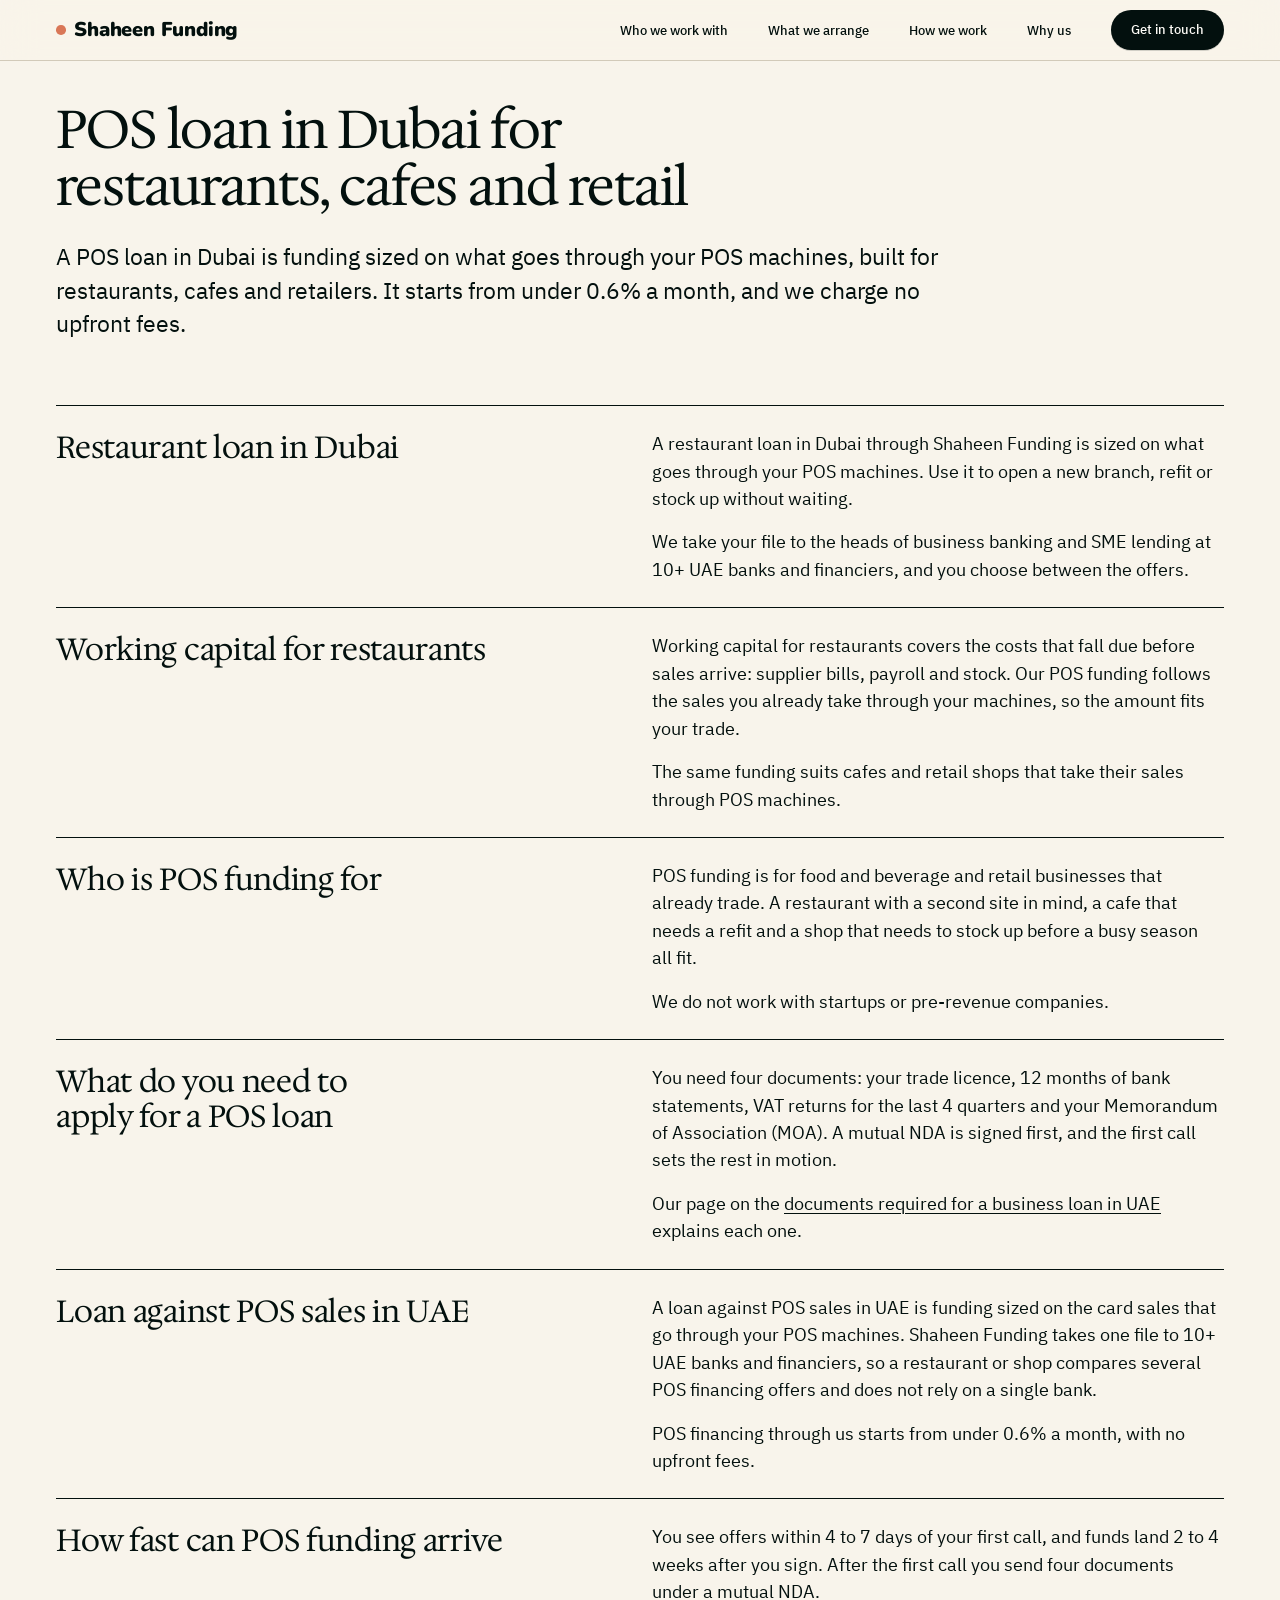
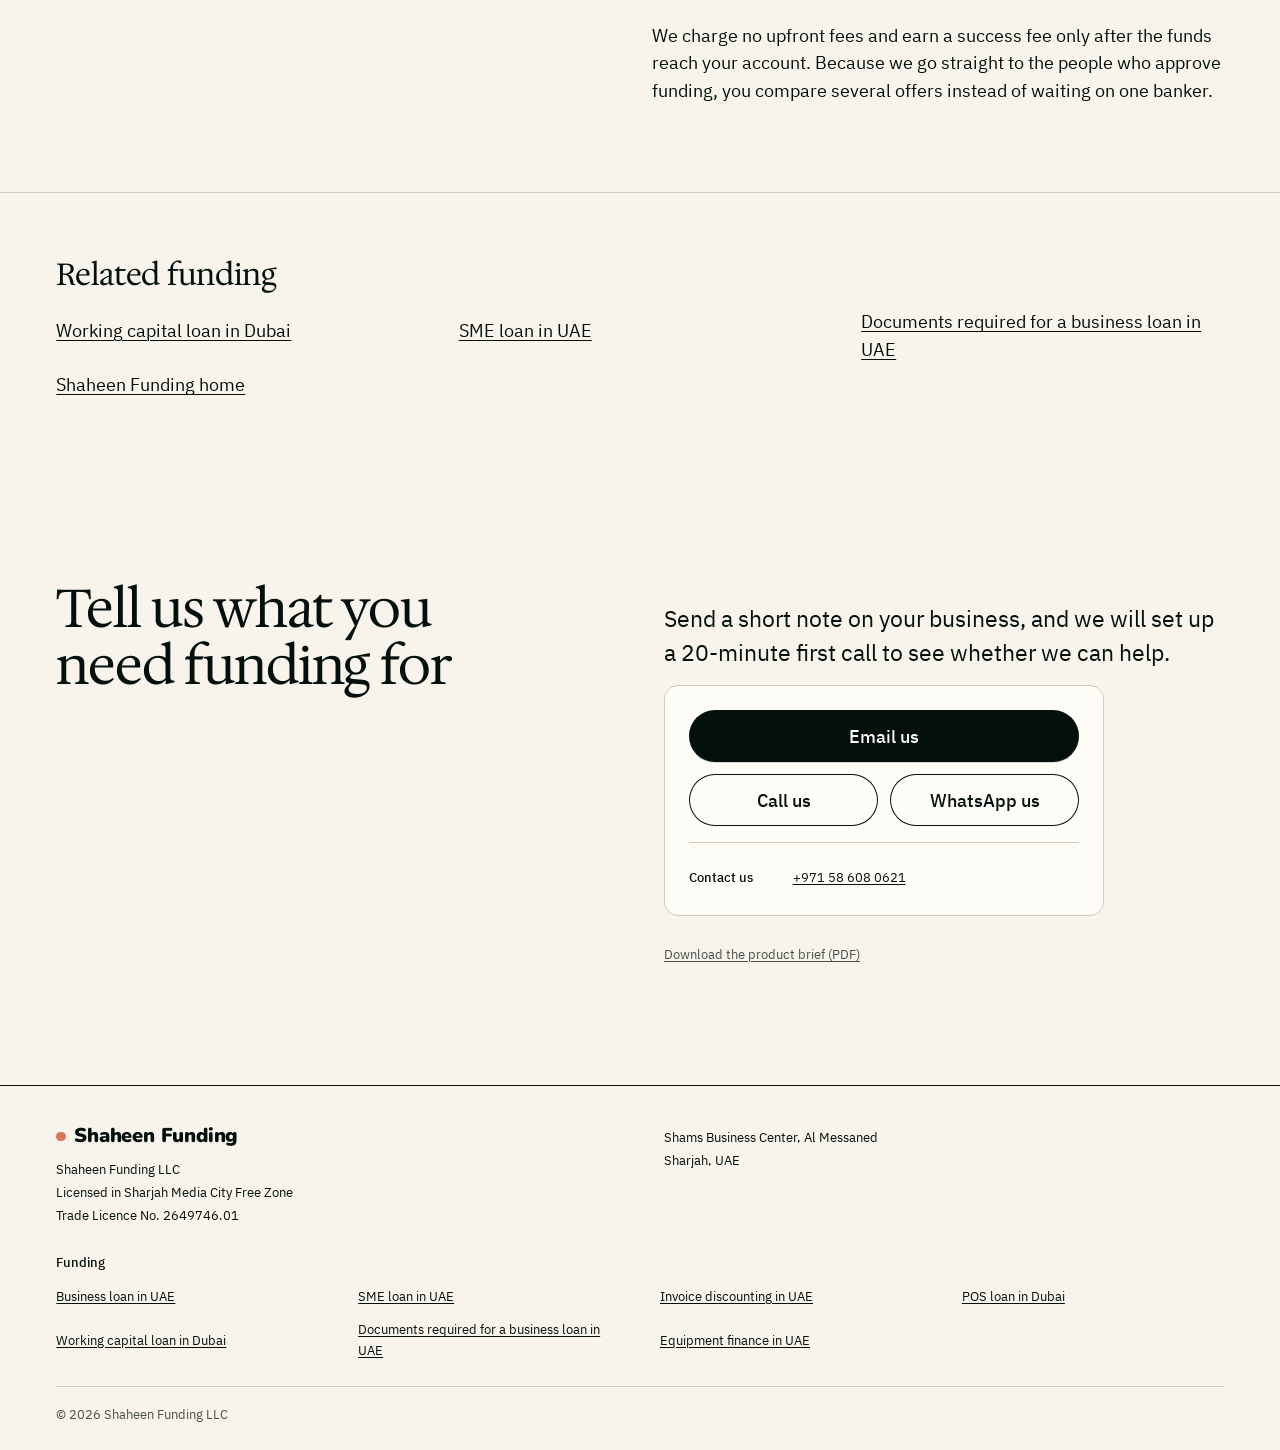
<file: pos-loan-dubai/index.html>
<!doctype html>
<html lang="en">
<head>
<meta charset="utf-8">
<meta name="viewport" content="width=device-width, initial-scale=1">
<meta http-equiv="Content-Security-Policy" content="default-src 'none'; style-src 'self'; script-src 'self'; font-src 'self'; img-src 'self' data:; connect-src 'self'; base-uri 'none'; form-action 'none'">
<meta name="referrer" content="strict-origin-when-cross-origin">
<title>POS loan in Dubai for restaurants and retail | Shaheen Funding</title>
<meta name="description" content="POS loan in Dubai for restaurants, cafes and retail: funding sized on your POS sales, from under 0.6% a month, no upfront fees. Offers within 4 to 7 days.">
<link rel="canonical" href="https://shaheenfunding.com/pos-loan-dubai/">
<meta property="og:type" content="website">
<meta property="og:site_name" content="Shaheen Funding">
<meta property="og:title" content="POS loan in Dubai for restaurants and retail | Shaheen Funding">
<meta property="og:description" content="POS loan in Dubai for restaurants, cafes and retail: funding sized on your POS sales, from under 0.6% a month, no upfront fees. Offers within 4 to 7 days.">
<meta property="og:url" content="https://shaheenfunding.com/pos-loan-dubai/">
<meta property="og:image" content="https://shaheenfunding.com/og.png">
<meta property="og:image:width" content="1200">
<meta property="og:image:height" content="630">
<meta property="og:image:alt" content="Shaheen Funding. Funding for UAE businesses, from the lenders that fit.">
<meta name="twitter:card" content="summary_large_image">
<meta name="twitter:title" content="POS loan in Dubai for restaurants and retail | Shaheen Funding">
<meta name="twitter:description" content="POS loan in Dubai for restaurants, cafes and retail: funding sized on your POS sales, from under 0.6% a month, no upfront fees. Offers within 4 to 7 days.">
<meta name="theme-color" content="#F3F6F7">
<link rel="icon" href="/favicon.svg" type="image/svg+xml">
<link rel="apple-touch-icon" href="/apple-touch-icon.png">
<link rel="preload" href="/fonts/hedvig-letters-serif.woff2" as="font" type="font/woff2" crossorigin>
<link rel="stylesheet" href="/site.css?v=20261124a">
<script type="application/ld+json">
[
{
"@context": "https://schema.org",
"@type": "Service",
"name": "POS loan in Dubai",
"serviceType": "POS loan in Dubai",
"url": "https://shaheenfunding.com/pos-loan-dubai/",
"areaServed": "AE",
"provider": {
"@type": "ProfessionalService",
"@id": "https://shaheenfunding.com/#org",
"name": "Shaheen Funding"
}
},
{
"@context": "https://schema.org",
"@type": "FAQPage",
"mainEntity": [
{
"@type": "Question",
"name": "Restaurant loan in Dubai",
"acceptedAnswer": {
"@type": "Answer",
"text": "A restaurant loan in Dubai through Shaheen Funding is sized on what goes through your POS machines. Use it to open a new branch, refit or stock up without waiting."
}
},
{
"@type": "Question",
"name": "Working capital for restaurants",
"acceptedAnswer": {
"@type": "Answer",
"text": "Working capital for restaurants covers the costs that fall due before sales arrive: supplier bills, payroll and stock. Our POS funding follows the sales you already take through your machines, so the amount fits your trade."
}
},
{
"@type": "Question",
"name": "Who is POS funding for",
"acceptedAnswer": {
"@type": "Answer",
"text": "POS funding is for food and beverage and retail businesses that already trade. A restaurant with a second site in mind, a cafe that needs a refit and a shop that needs to stock up before a busy season all fit."
}
},
{
"@type": "Question",
"name": "What do you need to apply for a POS loan",
"acceptedAnswer": {
"@type": "Answer",
"text": "You need four documents: your trade licence, 12 months of bank statements, VAT returns for the last 4 quarters and your Memorandum of Association (MOA). A mutual NDA is signed first, and the first call sets the rest in motion."
}
},
{
"@type": "Question",
"name": "Loan against POS sales in UAE",
"acceptedAnswer": {
"@type": "Answer",
"text": "A loan against POS sales in UAE is funding sized on the card sales that go through your POS machines. Shaheen Funding takes one file to 10+ UAE banks and financiers, so a restaurant or shop compares several POS financing offers and does not rely on a single bank."
}
},
{
"@type": "Question",
"name": "How fast can POS funding arrive",
"acceptedAnswer": {
"@type": "Answer",
"text": "You see offers within 4 to 7 days of your first call, and funds land 2 to 4 weeks after you sign. After the first call you send four documents under a mutual NDA."
}
}
]
},
{
"@context": "https://schema.org",
"@type": "BreadcrumbList",
"itemListElement": [
{
"@type": "ListItem",
"position": 1,
"name": "Home",
"item": "https://shaheenfunding.com/"
},
{
"@type": "ListItem",
"position": 2,
"name": "POS loan in Dubai",
"item": "https://shaheenfunding.com/pos-loan-dubai/"
}
]
}
]
</script>
</head>
<body>
<a class="skip" href="#main">Skip to content</a>

<header class="nav">
<div class="wrap">
<a class="mark" href="/" aria-label="Shaheen Funding, home"><i></i>Shaheen Funding</a>
<nav aria-label="Sections">
<a href="/#who">Who we work with</a>
<a href="/#what">What we arrange</a>
<a href="/#how">How we work</a>
<a href="/#why">Why us</a>
</nav>
<a class="btn btn-nav git" href="mailto:ali@shaheenfunding.com?subject=Funding%20enquiry%20-%20%3Ccompany%20name%3E&amp;body=Hello%2C%0D%0A%0D%0ACompany%3A%20%0D%0ADate%20the%20company%20was%20founded%3A%20%0D%0AAverage%20monthly%20revenue%20(AED)%3A%20%0D%0AWhat%20we%20need%20funding%20for%3A%20%0D%0ARough%20amount%20(AED)%3A%20%0D%0ABest%20number%20to%20reach%20me%3A%20%0D%0A">Get in touch</a>
</div>
</header>

<main id="main" class="lp">

<section class="page-hero">
<div class="wrap">
<h1>POS loan in Dubai for restaurants, cafes and retail</h1>
<p class="lede">A POS loan in Dubai is funding sized on what goes through your POS machines, built for restaurants, cafes and retailers. It starts from under 0.6% a month, and we charge no upfront fees.</p>
</div>
</section>

<section class="qa">
<div class="wrap">
<div class="qa-item">
<h2>Restaurant loan in Dubai</h2>
<div class="qa-body"><p>A restaurant loan in Dubai through Shaheen Funding is sized on what goes through your POS machines. Use it to open a new branch, refit or stock up without waiting.</p><p>We take your file to the heads of business banking and SME lending at 10+ UAE banks and financiers, and you choose between the offers.</p></div>
</div>
<div class="qa-item">
<h2>Working capital for restaurants</h2>
<div class="qa-body"><p>Working capital for restaurants covers the costs that fall due before sales arrive: supplier bills, payroll and stock. Our POS funding follows the sales you already take through your machines, so the amount fits your trade.</p><p>The same funding suits cafes and retail shops that take their sales through POS machines.</p></div>
</div>
<div class="qa-item">
<h2>Who is POS funding for</h2>
<div class="qa-body"><p>POS funding is for food and beverage and retail businesses that already trade. A restaurant with a second site in mind, a cafe that needs a refit and a shop that needs to stock up before a busy season all fit.</p><p>We do not work with startups or pre-revenue companies.</p></div>
</div>
<div class="qa-item">
<h2>What do you need to apply for a POS loan</h2>
<div class="qa-body"><p>You need four documents: your trade licence, 12 months of bank statements, VAT returns for the last 4 quarters and your Memorandum of Association (MOA). A mutual NDA is signed first, and the first call sets the rest in motion.</p><p>Our page on the <a href="/documents-required-for-business-loan-uae/">documents required for a business loan in UAE</a> explains each one.</p></div>
</div>
<div class="qa-item">
<h2>Loan against POS sales in UAE</h2>
<div class="qa-body"><p>A loan against POS sales in UAE is funding sized on the card sales that go through your POS machines. Shaheen Funding takes one file to 10+ UAE banks and financiers, so a restaurant or shop compares several POS financing offers and does not rely on a single bank.</p><p>POS financing through us starts from under 0.6% a month, with no upfront fees.</p></div>
</div>
<div class="qa-item">
<h2>How fast can POS funding arrive</h2>
<div class="qa-body"><p>You see offers within 4 to 7 days of your first call, and funds land 2 to 4 weeks after you sign. After the first call you send four documents under a mutual NDA.</p><p>We charge no upfront fees and earn a success fee only after the funds reach your account. Because we go straight to the people who approve funding, you compare several offers instead of waiting on one banker.</p></div>
</div>
</div>
</section>

<section class="related">
<div class="wrap">
<h2>Related funding</h2>
<ul><li><a href="/working-capital-loan-dubai/">Working capital loan in Dubai</a></li><li><a href="/sme-loan-uae/">SME loan in UAE</a></li><li><a href="/documents-required-for-business-loan-uae/">Documents required for a business loan in UAE</a></li><li><a href="/">Shaheen Funding home</a></li></ul>
</div>
</section>

<section class="contact" id="contact">
<div class="wrap">
<h2>Tell us what you need funding for</h2>
<div class="contact-side">
<p class="lede">Send a short note on your business, and we will set up a <span class="nb">20-minute</span> first call to see whether we can help.</p>
<div class="card">
<p class="ctas"><a class="btn git" href="mailto:ali@shaheenfunding.com?subject=Funding%20enquiry%20-%20%3Ccompany%20name%3E&amp;body=Hello%2C%0D%0A%0D%0ACompany%3A%20%0D%0ADate%20the%20company%20was%20founded%3A%20%0D%0AAverage%20monthly%20revenue%20(AED)%3A%20%0D%0AWhat%20we%20need%20funding%20for%3A%20%0D%0ARough%20amount%20(AED)%3A%20%0D%0ABest%20number%20to%20reach%20me%3A%20%0D%0A">Email us</a><a class="btn btn-ghost" href="tel:+971586080621">Call us</a><a class="btn btn-ghost" href="https://wa.me/971586080621">WhatsApp us</a></p>
<p class="git-alt" aria-live="polite" hidden>If your mail app did not open, use <a class="git-gm" href="#contact">Gmail</a> or <a class="git-ol" href="#contact">Outlook</a> instead.</p>
<dl class="card-info"><div><dt>Contact us</dt><dd><a href="tel:+971586080621">+971 58 608 0621</a></dd></div></dl>
</div>
<p class="pdf"><a href="/Shaheen-Funding-Product-Brief.pdf?v=20261127b" target="_blank" rel="noopener">Download the product brief (PDF)</a></p>
</div>
</div>
</section>

</main>

<footer class="foot">
<div class="wrap">
<div>
<a class="mark" href="/" aria-label="Shaheen Funding, home"><i></i>Shaheen Funding</a>
<p>Shaheen Funding LLC<br>Licensed in Sharjah Media City Free Zone<br>Trade Licence No. 2649746.01</p>
</div>
<address>Shams Business Center, Al Messaned<br>Sharjah, UAE</address>
<nav class="foot-nav" aria-label="Funding pages">
<p class="foot-h">Funding</p>
<ul>
<li><a href="/business-loan-uae/">Business loan in UAE</a></li>
<li><a href="/sme-loan-uae/">SME loan in UAE</a></li>
<li><a href="/invoice-discounting-uae/">Invoice discounting in UAE</a></li>
<li><a href="/pos-loan-dubai/">POS loan in Dubai</a></li>
<li><a href="/working-capital-loan-dubai/">Working capital loan in Dubai</a></li>
<li><a href="/documents-required-for-business-loan-uae/">Documents required for a business loan in UAE</a></li>
<li><a href="/equipment-finance-uae/">Equipment finance in UAE</a></li>
</ul>
</nav>
<p class="legal">&copy; 2026 Shaheen Funding LLC</p>
</div>
</footer>
<script src="/site.js?v=20261124a" defer></script>
</body>
</html>
</file>
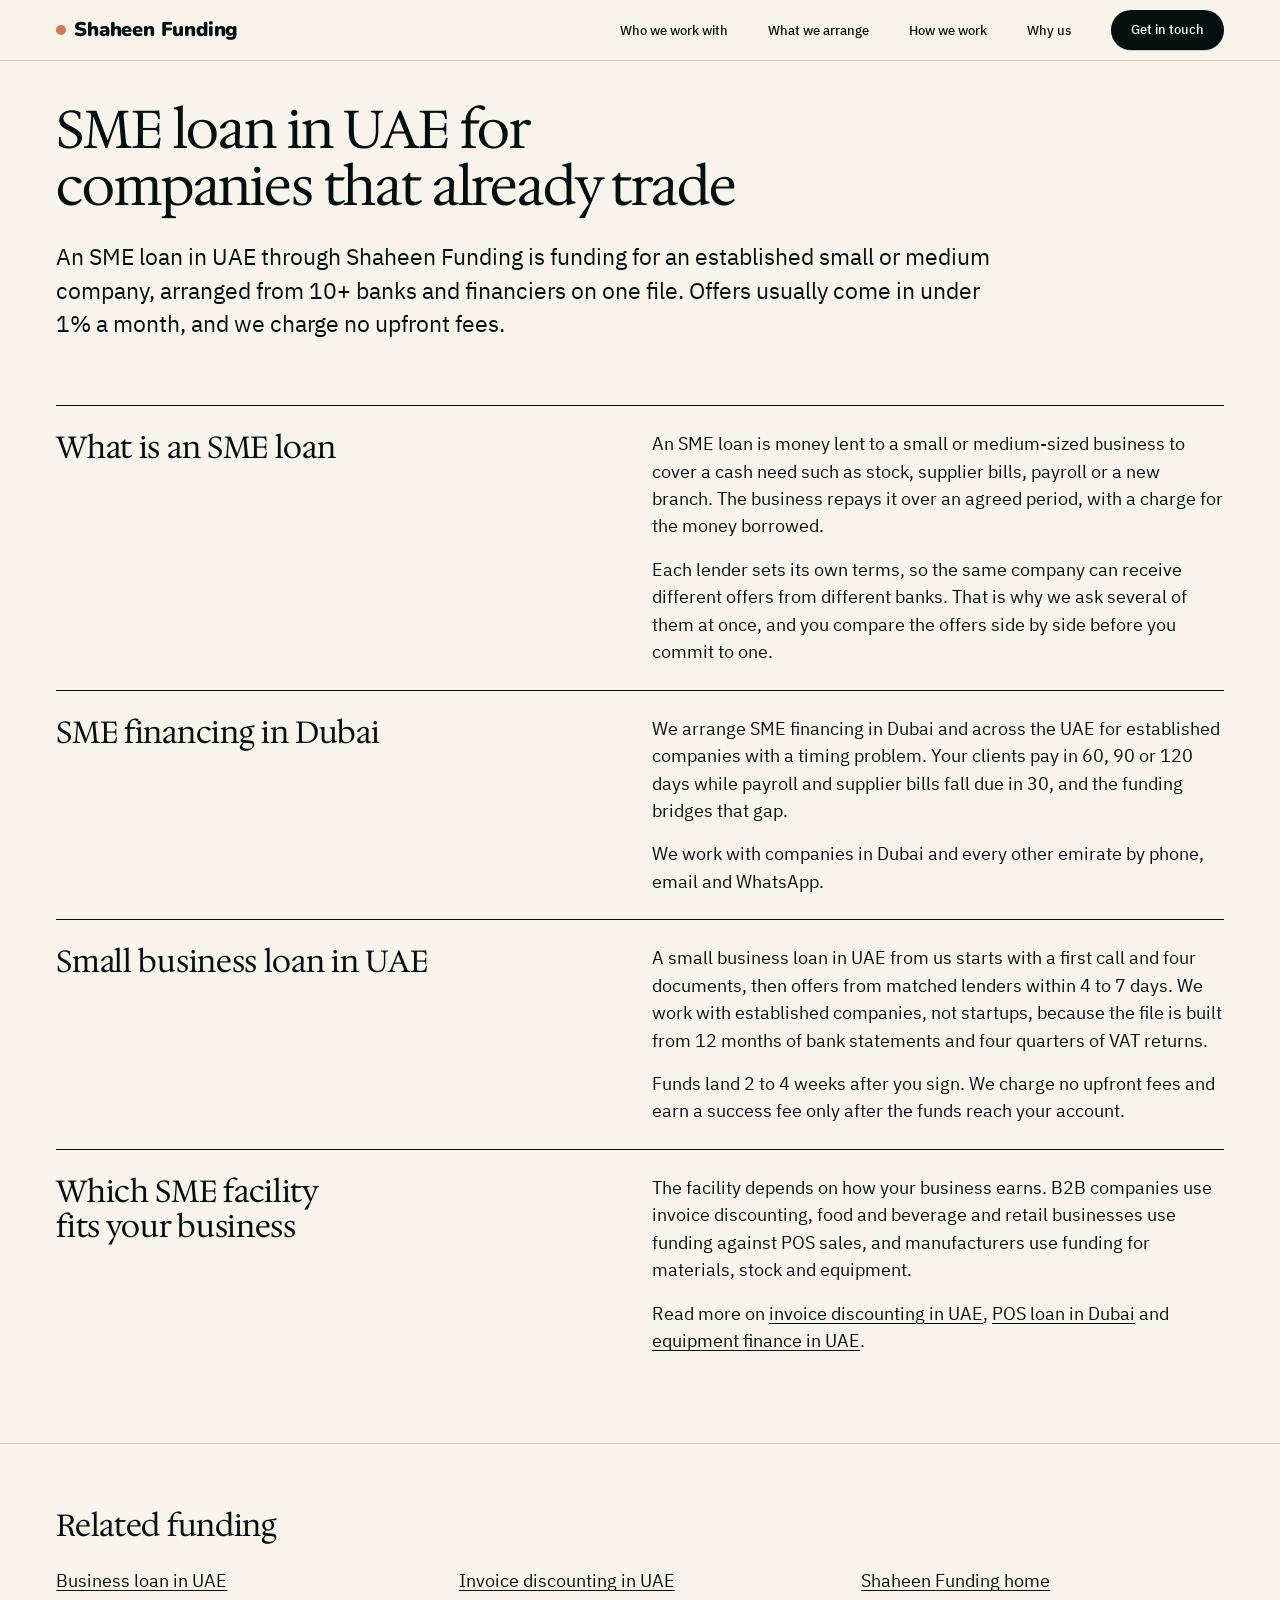
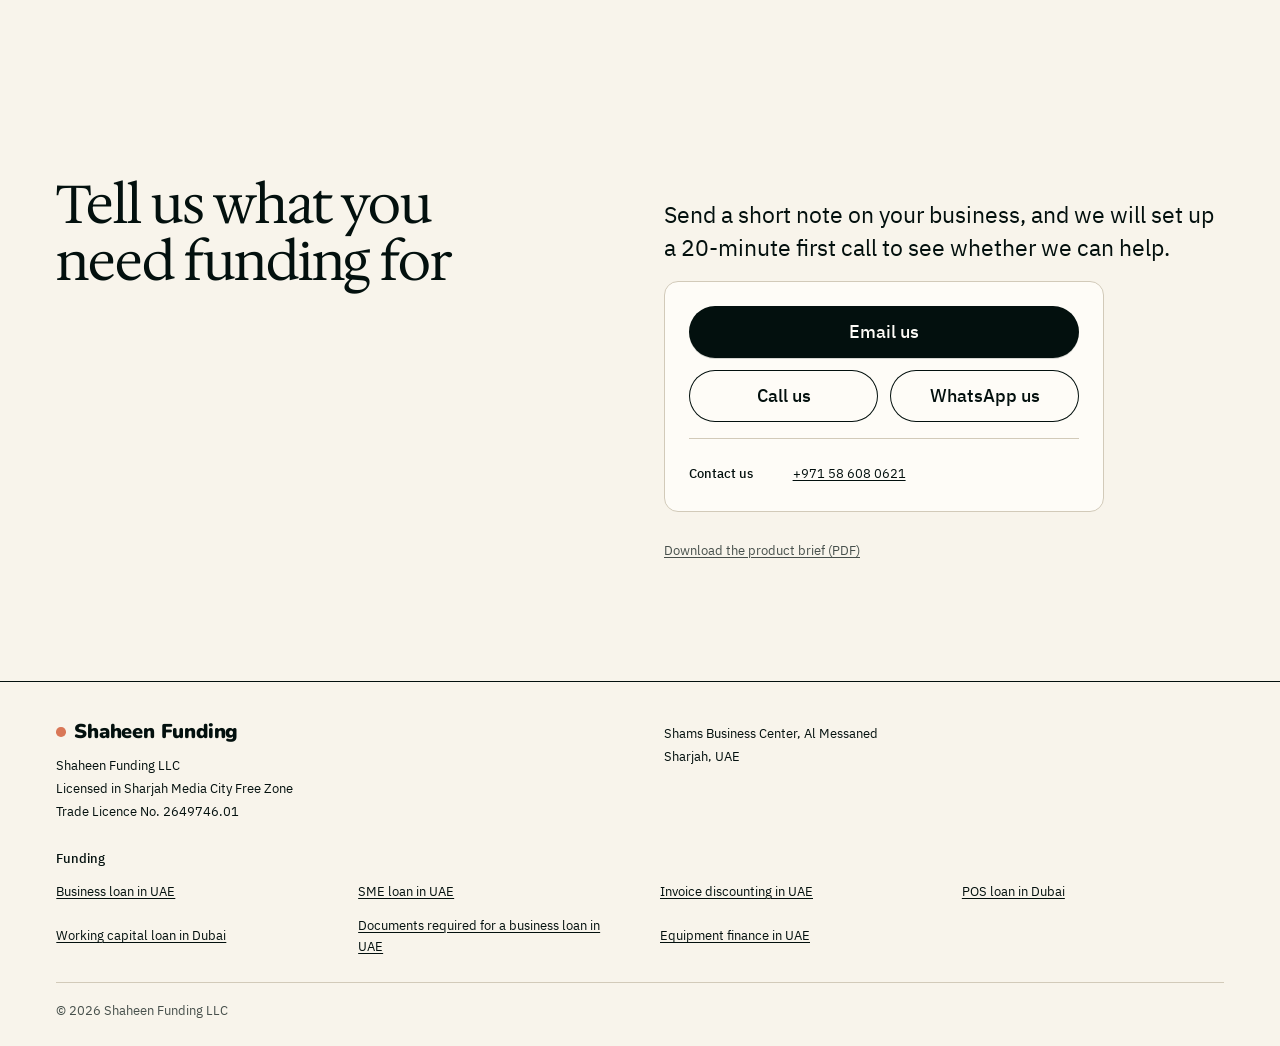
<file: sme-loan-uae/index.html>
<!doctype html>
<html lang="en">
<head>
<meta charset="utf-8">
<meta name="viewport" content="width=device-width, initial-scale=1">
<meta http-equiv="Content-Security-Policy" content="default-src 'none'; style-src 'self'; script-src 'self'; font-src 'self'; img-src 'self' data:; connect-src 'self'; base-uri 'none'; form-action 'none'">
<meta name="referrer" content="strict-origin-when-cross-origin">
<title>SME loan in UAE for established companies | Shaheen Funding</title>
<meta name="description" content="SME loan in UAE arranged by Shaheen Funding: your file goes to 10+ banks and financiers, offers within 4 to 7 days, usually under 1% a month, no upfront fees.">
<link rel="canonical" href="https://shaheenfunding.com/sme-loan-uae/">
<meta property="og:type" content="website">
<meta property="og:site_name" content="Shaheen Funding">
<meta property="og:title" content="SME loan in UAE for established companies | Shaheen Funding">
<meta property="og:description" content="SME loan in UAE arranged by Shaheen Funding: your file goes to 10+ banks and financiers, offers within 4 to 7 days, usually under 1% a month, no upfront fees.">
<meta property="og:url" content="https://shaheenfunding.com/sme-loan-uae/">
<meta property="og:image" content="https://shaheenfunding.com/og.png">
<meta property="og:image:width" content="1200">
<meta property="og:image:height" content="630">
<meta property="og:image:alt" content="Shaheen Funding. Funding for UAE businesses, from the lenders that fit.">
<meta name="twitter:card" content="summary_large_image">
<meta name="twitter:title" content="SME loan in UAE for established companies | Shaheen Funding">
<meta name="twitter:description" content="SME loan in UAE arranged by Shaheen Funding: your file goes to 10+ banks and financiers, offers within 4 to 7 days, usually under 1% a month, no upfront fees.">
<meta name="theme-color" content="#F3F6F7">
<link rel="icon" href="/favicon.svg" type="image/svg+xml">
<link rel="apple-touch-icon" href="/apple-touch-icon.png">
<link rel="preload" href="/fonts/hedvig-letters-serif.woff2" as="font" type="font/woff2" crossorigin>
<link rel="stylesheet" href="/site.css?v=20261124a">
<script type="application/ld+json">
[
{
"@context": "https://schema.org",
"@type": "Service",
"name": "SME loan in UAE",
"serviceType": "SME loan in UAE",
"url": "https://shaheenfunding.com/sme-loan-uae/",
"areaServed": "AE",
"provider": {
"@type": "ProfessionalService",
"@id": "https://shaheenfunding.com/#org",
"name": "Shaheen Funding"
}
},
{
"@context": "https://schema.org",
"@type": "FAQPage",
"mainEntity": [
{
"@type": "Question",
"name": "What is an SME loan",
"acceptedAnswer": {
"@type": "Answer",
"text": "An SME loan is money lent to a small or medium-sized business to cover a cash need such as stock, supplier bills, payroll or a new branch. The business repays it over an agreed period, with a charge for the money borrowed."
}
},
{
"@type": "Question",
"name": "SME financing in Dubai",
"acceptedAnswer": {
"@type": "Answer",
"text": "We arrange SME financing in Dubai and across the UAE for established companies with a timing problem. Your clients pay in 60, 90 or 120 days while payroll and supplier bills fall due in 30, and the funding bridges that gap."
}
},
{
"@type": "Question",
"name": "Small business loan in UAE",
"acceptedAnswer": {
"@type": "Answer",
"text": "A small business loan in UAE from us starts with a first call and four documents, then offers from matched lenders within 4 to 7 days. We work with established companies, not startups, because the file is built from 12 months of bank statements and four quarters of VAT returns."
}
},
{
"@type": "Question",
"name": "Which SME facility fits your business",
"acceptedAnswer": {
"@type": "Answer",
"text": "The facility depends on how your business earns. B2B companies use invoice discounting, food and beverage and retail businesses use funding against POS sales, and manufacturers use funding for materials, stock and equipment."
}
}
]
},
{
"@context": "https://schema.org",
"@type": "BreadcrumbList",
"itemListElement": [
{
"@type": "ListItem",
"position": 1,
"name": "Home",
"item": "https://shaheenfunding.com/"
},
{
"@type": "ListItem",
"position": 2,
"name": "SME loan in UAE",
"item": "https://shaheenfunding.com/sme-loan-uae/"
}
]
}
]
</script>
</head>
<body>
<a class="skip" href="#main">Skip to content</a>

<header class="nav">
<div class="wrap">
<a class="mark" href="/" aria-label="Shaheen Funding, home"><i></i>Shaheen Funding</a>
<nav aria-label="Sections">
<a href="/#who">Who we work with</a>
<a href="/#what">What we arrange</a>
<a href="/#how">How we work</a>
<a href="/#why">Why us</a>
</nav>
<a class="btn btn-nav git" href="mailto:ali@shaheenfunding.com?subject=Funding%20enquiry%20-%20%3Ccompany%20name%3E&amp;body=Hello%2C%0D%0A%0D%0ACompany%3A%20%0D%0ADate%20the%20company%20was%20founded%3A%20%0D%0AAverage%20monthly%20revenue%20(AED)%3A%20%0D%0AWhat%20we%20need%20funding%20for%3A%20%0D%0ARough%20amount%20(AED)%3A%20%0D%0ABest%20number%20to%20reach%20me%3A%20%0D%0A">Get in touch</a>
</div>
</header>

<main id="main" class="lp">

<section class="page-hero">
<div class="wrap">
<h1>SME loan in UAE for companies that already trade</h1>
<p class="lede">An SME loan in UAE through Shaheen Funding is funding for an established small or medium company, arranged from 10+ banks and financiers on one file. Offers usually come in under 1% a month, and we charge no upfront fees.</p>
</div>
</section>

<section class="qa">
<div class="wrap">
<div class="qa-item">
<h2>What is an SME loan</h2>
<div class="qa-body"><p>An SME loan is money lent to a small or medium-sized business to cover a cash need such as stock, supplier bills, payroll or a new branch. The business repays it over an agreed period, with a charge for the money borrowed.</p><p>Each lender sets its own terms, so the same company can receive different offers from different banks. That is why we ask several of them at once, and you compare the offers side by side before you commit to one.</p></div>
</div>
<div class="qa-item">
<h2>SME financing in Dubai</h2>
<div class="qa-body"><p>We arrange SME financing in Dubai and across the UAE for established companies with a timing problem. Your clients pay in 60, 90 or 120 days while payroll and supplier bills fall due in 30, and the funding bridges that gap.</p><p>We work with companies in Dubai and every other emirate by phone, email and WhatsApp.</p></div>
</div>
<div class="qa-item">
<h2>Small business loan in UAE</h2>
<div class="qa-body"><p>A small business loan in UAE from us starts with a first call and four documents, then offers from matched lenders within 4 to 7 days. We work with established companies, not startups, because the file is built from 12 months of bank statements and four quarters of VAT returns.</p><p>Funds land 2 to 4 weeks after you sign. We charge no upfront fees and earn a success fee only after the funds reach your account.</p></div>
</div>
<div class="qa-item">
<h2>Which SME facility fits your business</h2>
<div class="qa-body"><p>The facility depends on how your business earns. B2B companies use invoice discounting, food and beverage and retail businesses use funding against POS sales, and manufacturers use funding for materials, stock and equipment.</p><p>Read more on <a href="/invoice-discounting-uae/">invoice discounting in UAE</a>, <a href="/pos-loan-dubai/">POS loan in Dubai</a> and <a href="/equipment-finance-uae/">equipment finance in UAE</a>.</p></div>
</div>
</div>
</section>

<section class="related">
<div class="wrap">
<h2>Related funding</h2>
<ul><li><a href="/business-loan-uae/">Business loan in UAE</a></li><li><a href="/invoice-discounting-uae/">Invoice discounting in UAE</a></li><li><a href="/">Shaheen Funding home</a></li></ul>
</div>
</section>

<section class="contact" id="contact">
<div class="wrap">
<h2>Tell us what you need funding for</h2>
<div class="contact-side">
<p class="lede">Send a short note on your business, and we will set up a <span class="nb">20-minute</span> first call to see whether we can help.</p>
<div class="card">
<p class="ctas"><a class="btn git" href="mailto:ali@shaheenfunding.com?subject=Funding%20enquiry%20-%20%3Ccompany%20name%3E&amp;body=Hello%2C%0D%0A%0D%0ACompany%3A%20%0D%0ADate%20the%20company%20was%20founded%3A%20%0D%0AAverage%20monthly%20revenue%20(AED)%3A%20%0D%0AWhat%20we%20need%20funding%20for%3A%20%0D%0ARough%20amount%20(AED)%3A%20%0D%0ABest%20number%20to%20reach%20me%3A%20%0D%0A">Email us</a><a class="btn btn-ghost" href="tel:+971586080621">Call us</a><a class="btn btn-ghost" href="https://wa.me/971586080621">WhatsApp us</a></p>
<p class="git-alt" aria-live="polite" hidden>If your mail app did not open, use <a class="git-gm" href="#contact">Gmail</a> or <a class="git-ol" href="#contact">Outlook</a> instead.</p>
<dl class="card-info"><div><dt>Contact us</dt><dd><a href="tel:+971586080621">+971 58 608 0621</a></dd></div></dl>
</div>
<p class="pdf"><a href="/Shaheen-Funding-Product-Brief.pdf?v=20261127b" target="_blank" rel="noopener">Download the product brief (PDF)</a></p>
</div>
</div>
</section>

</main>

<footer class="foot">
<div class="wrap">
<div>
<a class="mark" href="/" aria-label="Shaheen Funding, home"><i></i>Shaheen Funding</a>
<p>Shaheen Funding LLC<br>Licensed in Sharjah Media City Free Zone<br>Trade Licence No. 2649746.01</p>
</div>
<address>Shams Business Center, Al Messaned<br>Sharjah, UAE</address>
<nav class="foot-nav" aria-label="Funding pages">
<p class="foot-h">Funding</p>
<ul>
<li><a href="/business-loan-uae/">Business loan in UAE</a></li>
<li><a href="/sme-loan-uae/">SME loan in UAE</a></li>
<li><a href="/invoice-discounting-uae/">Invoice discounting in UAE</a></li>
<li><a href="/pos-loan-dubai/">POS loan in Dubai</a></li>
<li><a href="/working-capital-loan-dubai/">Working capital loan in Dubai</a></li>
<li><a href="/documents-required-for-business-loan-uae/">Documents required for a business loan in UAE</a></li>
<li><a href="/equipment-finance-uae/">Equipment finance in UAE</a></li>
</ul>
</nav>
<p class="legal">&copy; 2026 Shaheen Funding LLC</p>
</div>
</footer>
<script src="/site.js?v=20261124a" defer></script>
</body>
</html>
</file>
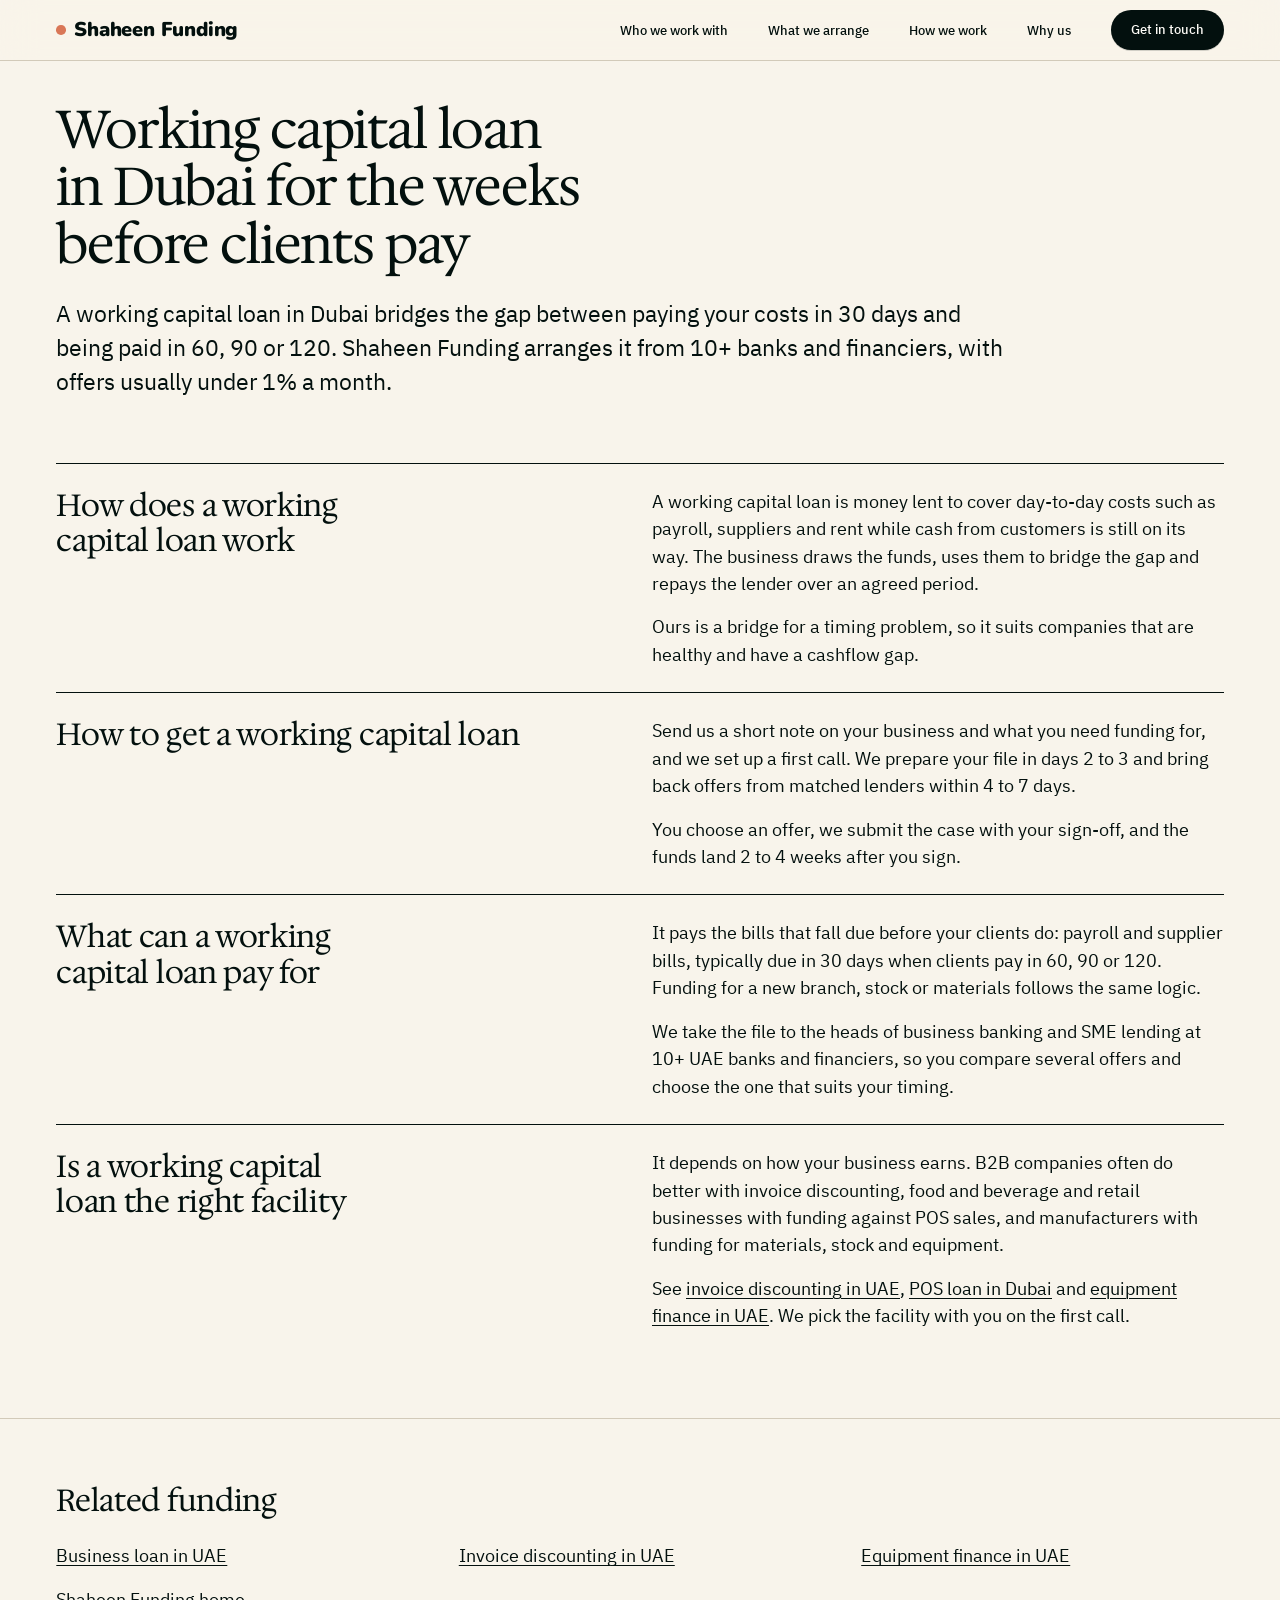
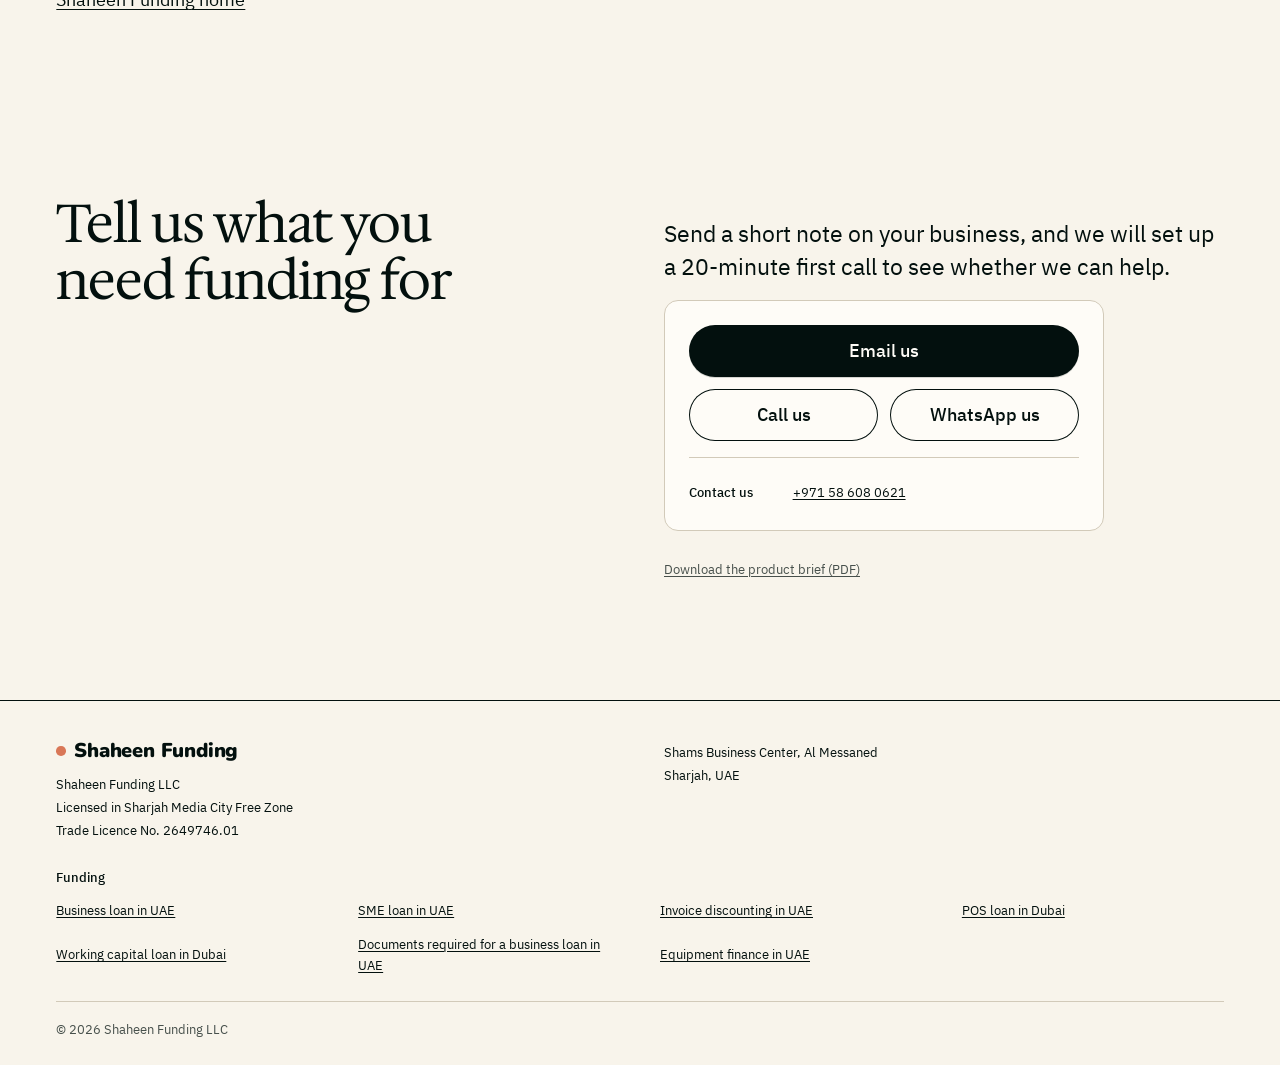
<file: working-capital-loan-dubai/index.html>
<!doctype html>
<html lang="en">
<head>
<meta charset="utf-8">
<meta name="viewport" content="width=device-width, initial-scale=1">
<meta http-equiv="Content-Security-Policy" content="default-src 'none'; style-src 'self'; script-src 'self'; font-src 'self'; img-src 'self' data:; connect-src 'self'; base-uri 'none'; form-action 'none'">
<meta name="referrer" content="strict-origin-when-cross-origin">
<title>Working capital loan in Dubai: bridge the gap | Shaheen Funding</title>
<meta name="description" content="Working capital loan in Dubai arranged by Shaheen Funding: offers from 10+ banks and financiers within 4 to 7 days, usually under 1% a month, no upfront fees.">
<link rel="canonical" href="https://shaheenfunding.com/working-capital-loan-dubai/">
<meta property="og:type" content="website">
<meta property="og:site_name" content="Shaheen Funding">
<meta property="og:title" content="Working capital loan in Dubai: bridge the gap | Shaheen Funding">
<meta property="og:description" content="Working capital loan in Dubai arranged by Shaheen Funding: offers from 10+ banks and financiers within 4 to 7 days, usually under 1% a month, no upfront fees.">
<meta property="og:url" content="https://shaheenfunding.com/working-capital-loan-dubai/">
<meta property="og:image" content="https://shaheenfunding.com/og.png">
<meta property="og:image:width" content="1200">
<meta property="og:image:height" content="630">
<meta property="og:image:alt" content="Shaheen Funding. Funding for UAE businesses, from the lenders that fit.">
<meta name="twitter:card" content="summary_large_image">
<meta name="twitter:title" content="Working capital loan in Dubai: bridge the gap | Shaheen Funding">
<meta name="twitter:description" content="Working capital loan in Dubai arranged by Shaheen Funding: offers from 10+ banks and financiers within 4 to 7 days, usually under 1% a month, no upfront fees.">
<meta name="theme-color" content="#F3F6F7">
<link rel="icon" href="/favicon.svg" type="image/svg+xml">
<link rel="apple-touch-icon" href="/apple-touch-icon.png">
<link rel="preload" href="/fonts/hedvig-letters-serif.woff2" as="font" type="font/woff2" crossorigin>
<link rel="stylesheet" href="/site.css?v=20261124a">
<script type="application/ld+json">
[
{
"@context": "https://schema.org",
"@type": "Service",
"name": "Working capital loan in Dubai",
"serviceType": "Working capital loan in Dubai",
"url": "https://shaheenfunding.com/working-capital-loan-dubai/",
"areaServed": "AE",
"provider": {
"@type": "ProfessionalService",
"@id": "https://shaheenfunding.com/#org",
"name": "Shaheen Funding"
}
},
{
"@context": "https://schema.org",
"@type": "FAQPage",
"mainEntity": [
{
"@type": "Question",
"name": "How does a working capital loan work",
"acceptedAnswer": {
"@type": "Answer",
"text": "A working capital loan is money lent to cover day-to-day costs such as payroll, suppliers and rent while cash from customers is still on its way. The business draws the funds, uses them to bridge the gap and repays the lender over an agreed period."
}
},
{
"@type": "Question",
"name": "How to get a working capital loan",
"acceptedAnswer": {
"@type": "Answer",
"text": "Send us a short note on your business and what you need funding for, and we set up a first call. We prepare your file in days 2 to 3 and bring back offers from matched lenders within 4 to 7 days."
}
},
{
"@type": "Question",
"name": "What can a working capital loan pay for",
"acceptedAnswer": {
"@type": "Answer",
"text": "It pays the bills that fall due before your clients do: payroll and supplier bills, typically due in 30 days when clients pay in 60, 90 or 120. Funding for a new branch, stock or materials follows the same logic."
}
},
{
"@type": "Question",
"name": "Is a working capital loan the right facility",
"acceptedAnswer": {
"@type": "Answer",
"text": "It depends on how your business earns. B2B companies often do better with invoice discounting, food and beverage and retail businesses with funding against POS sales, and manufacturers with funding for materials, stock and equipment."
}
}
]
},
{
"@context": "https://schema.org",
"@type": "BreadcrumbList",
"itemListElement": [
{
"@type": "ListItem",
"position": 1,
"name": "Home",
"item": "https://shaheenfunding.com/"
},
{
"@type": "ListItem",
"position": 2,
"name": "Working capital loan in Dubai",
"item": "https://shaheenfunding.com/working-capital-loan-dubai/"
}
]
}
]
</script>
</head>
<body>
<a class="skip" href="#main">Skip to content</a>

<header class="nav">
<div class="wrap">
<a class="mark" href="/" aria-label="Shaheen Funding, home"><i></i>Shaheen Funding</a>
<nav aria-label="Sections">
<a href="/#who">Who we work with</a>
<a href="/#what">What we arrange</a>
<a href="/#how">How we work</a>
<a href="/#why">Why us</a>
</nav>
<a class="btn btn-nav git" href="mailto:ali@shaheenfunding.com?subject=Funding%20enquiry%20-%20%3Ccompany%20name%3E&amp;body=Hello%2C%0D%0A%0D%0ACompany%3A%20%0D%0ADate%20the%20company%20was%20founded%3A%20%0D%0AAverage%20monthly%20revenue%20(AED)%3A%20%0D%0AWhat%20we%20need%20funding%20for%3A%20%0D%0ARough%20amount%20(AED)%3A%20%0D%0ABest%20number%20to%20reach%20me%3A%20%0D%0A">Get in touch</a>
</div>
</header>

<main id="main" class="lp">

<section class="page-hero">
<div class="wrap">
<h1>Working capital loan in Dubai for the weeks before clients pay</h1>
<p class="lede">A working capital loan in Dubai bridges the gap between paying your costs in 30 days and being paid in 60, 90 or 120. Shaheen Funding arranges it from 10+ banks and financiers, with offers usually under 1% a month.</p>
</div>
</section>

<section class="qa">
<div class="wrap">
<div class="qa-item">
<h2>How does a working capital loan work</h2>
<div class="qa-body"><p>A working capital loan is money lent to cover day-to-day costs such as payroll, suppliers and rent while cash from customers is still on its way. The business draws the funds, uses them to bridge the gap and repays the lender over an agreed period.</p><p>Ours is a bridge for a timing problem, so it suits companies that are healthy and have a cashflow gap.</p></div>
</div>
<div class="qa-item">
<h2>How to get a working capital loan</h2>
<div class="qa-body"><p>Send us a short note on your business and what you need funding for, and we set up a first call. We prepare your file in days 2 to 3 and bring back offers from matched lenders within 4 to 7 days.</p><p>You choose an offer, we submit the case with your sign-off, and the funds land 2 to 4 weeks after you sign.</p></div>
</div>
<div class="qa-item">
<h2>What can a working capital loan pay for</h2>
<div class="qa-body"><p>It pays the bills that fall due before your clients do: payroll and supplier bills, typically due in 30 days when clients pay in 60, 90 or 120. Funding for a new branch, stock or materials follows the same logic.</p><p>We take the file to the heads of business banking and SME lending at 10+ UAE banks and financiers, so you compare several offers and choose the one that suits your timing.</p></div>
</div>
<div class="qa-item">
<h2>Is a working capital loan the right facility</h2>
<div class="qa-body"><p>It depends on how your business earns. B2B companies often do better with invoice discounting, food and beverage and retail businesses with funding against POS sales, and manufacturers with funding for materials, stock and equipment.</p><p>See <a href="/invoice-discounting-uae/">invoice discounting in UAE</a>, <a href="/pos-loan-dubai/">POS loan in Dubai</a> and <a href="/equipment-finance-uae/">equipment finance in UAE</a>. We pick the facility with you on the first call.</p></div>
</div>
</div>
</section>

<section class="related">
<div class="wrap">
<h2>Related funding</h2>
<ul><li><a href="/business-loan-uae/">Business loan in UAE</a></li><li><a href="/invoice-discounting-uae/">Invoice discounting in UAE</a></li><li><a href="/equipment-finance-uae/">Equipment finance in UAE</a></li><li><a href="/">Shaheen Funding home</a></li></ul>
</div>
</section>

<section class="contact" id="contact">
<div class="wrap">
<h2>Tell us what you need funding for</h2>
<div class="contact-side">
<p class="lede">Send a short note on your business, and we will set up a <span class="nb">20-minute</span> first call to see whether we can help.</p>
<div class="card">
<p class="ctas"><a class="btn git" href="mailto:ali@shaheenfunding.com?subject=Funding%20enquiry%20-%20%3Ccompany%20name%3E&amp;body=Hello%2C%0D%0A%0D%0ACompany%3A%20%0D%0ADate%20the%20company%20was%20founded%3A%20%0D%0AAverage%20monthly%20revenue%20(AED)%3A%20%0D%0AWhat%20we%20need%20funding%20for%3A%20%0D%0ARough%20amount%20(AED)%3A%20%0D%0ABest%20number%20to%20reach%20me%3A%20%0D%0A">Email us</a><a class="btn btn-ghost" href="tel:+971586080621">Call us</a><a class="btn btn-ghost" href="https://wa.me/971586080621">WhatsApp us</a></p>
<p class="git-alt" aria-live="polite" hidden>If your mail app did not open, use <a class="git-gm" href="#contact">Gmail</a> or <a class="git-ol" href="#contact">Outlook</a> instead.</p>
<dl class="card-info"><div><dt>Contact us</dt><dd><a href="tel:+971586080621">+971 58 608 0621</a></dd></div></dl>
</div>
<p class="pdf"><a href="/Shaheen-Funding-Product-Brief.pdf?v=20261127b" target="_blank" rel="noopener">Download the product brief (PDF)</a></p>
</div>
</div>
</section>

</main>

<footer class="foot">
<div class="wrap">
<div>
<a class="mark" href="/" aria-label="Shaheen Funding, home"><i></i>Shaheen Funding</a>
<p>Shaheen Funding LLC<br>Licensed in Sharjah Media City Free Zone<br>Trade Licence No. 2649746.01</p>
</div>
<address>Shams Business Center, Al Messaned<br>Sharjah, UAE</address>
<nav class="foot-nav" aria-label="Funding pages">
<p class="foot-h">Funding</p>
<ul>
<li><a href="/business-loan-uae/">Business loan in UAE</a></li>
<li><a href="/sme-loan-uae/">SME loan in UAE</a></li>
<li><a href="/invoice-discounting-uae/">Invoice discounting in UAE</a></li>
<li><a href="/pos-loan-dubai/">POS loan in Dubai</a></li>
<li><a href="/working-capital-loan-dubai/">Working capital loan in Dubai</a></li>
<li><a href="/documents-required-for-business-loan-uae/">Documents required for a business loan in UAE</a></li>
<li><a href="/equipment-finance-uae/">Equipment finance in UAE</a></li>
</ul>
</nav>
<p class="legal">&copy; 2026 Shaheen Funding LLC</p>
</div>
</footer>
<script src="/site.js?v=20261124a" defer></script>
</body>
</html>
</file>
<file: site.css>
/* Hallmark · shape: routes and panes · genre: editorial · theme: custom (by request) · job: hire · idea: "one file fans out to 10+ lenders" · vibe: "sand paper, deep green, clay signal" · copy: verbatim · redesign: restyle */
/* Hallmark · pre-emit critique: P4 H4 E4 S5 R4 V4 · weakest: H, locked copy runs long; the routes figure and frosted panes carry the page instead */
/* Hallmark · dismissed 58 · copy is locked verbatim by the owner */
/* Hallmark · dismissed 3 · three sectors are the content; cards hold no icons */
/* Hallmark · answered F24 · the comparison pane is glass: the light edge and the lift are both the material */
/* Hallmark · dismissed 41 · accent fills only the lender markers, which carry a paper glyph */
/* shaheenfunding.com. One ruler (payroll due at 30, clients pay at 120) sits in the hero.
   Every colour, face, size and duration is a token in :root; nothing below it holds a raw value.
   Order: tokens, base, shared pieces (wordmark, buttons, nav), then one section per component in page order, motion last.
   Rules scoped to .home belong to the home page only; the landing pages and 404 reuse the unscoped versions. */

@font-face{font-family:"Hedvig Letters Serif";src:url(/fonts/hedvig-letters-serif.woff2) format("woff2");font-weight:400;font-display:swap}
@font-face{font-family:"IBM Plex Sans";src:url(/fonts/plex-400.woff2) format("woff2");font-weight:400;font-display:swap}
@font-face{font-family:"IBM Plex Sans";src:url(/fonts/plex-500.woff2) format("woff2");font-weight:500;font-display:swap}
@font-face{font-family:"Nunito";src:url(/fonts/nunito-900-mark.woff2) format("woff2");font-weight:900;font-display:swap}
/* Metric-matched fallbacks so the web fonts swap in without moving the layout. */
@font-face{font-family:"Display fb";src:local("Georgia");size-adjust:103.6337%;ascent-override:98.4235%;descent-override:30.878%;line-gap-override:0%}
@font-face{font-family:"Body fb";src:local("Arial"),local("ArialMT");size-adjust:101.1663%;ascent-override:101.3184%;descent-override:27.183%;line-gap-override:0%}

/* ---- Tokens ---- */
:root{
  color-scheme:light;
  --color-paper:oklch(96.8% 0.013 85); --color-paper-2:oklch(93.6% 0.019 85); --color-paper-3:oklch(90% 0.024 85); --color-paper-hi:oklch(99% 0.006 85);
  --color-ink:oklch(16% 0.022 185); --color-rule:oklch(84% 0.024 85);
  --color-sand:oklch(80% 0.062 82); --color-teal:oklch(62% 0.07 185);
  --glass:color-mix(in oklab,var(--color-paper-hi) 34%,transparent); --glass-hi:color-mix(in oklab,var(--color-paper-hi) 66%,transparent);
  --glass-edge:color-mix(in oklab,var(--color-paper-hi) 85%,transparent);
  --glass-night:color-mix(in oklab,color-mix(in oklab,var(--color-paper-hi) 9%,var(--color-deep)) 86%,transparent); --night-veil:color-mix(in oklab,var(--color-deep) 62%,transparent); --paper-veil:color-mix(in oklab,var(--color-paper) 68%,transparent); --glass-night-edge:color-mix(in oklab,var(--color-paper-hi) 18%,transparent);
  --orb-warm:color-mix(in oklab,var(--color-accent) 46%,transparent); --orb-cool:color-mix(in oklab,var(--color-teal) 42%,transparent);
  --shadow-soft:0 1px 1px color-mix(in oklab,var(--color-ink) 5%,transparent),0 12px 40px -12px color-mix(in oklab,var(--color-ink) 22%,transparent);
  --frost:blur(14px) saturate(1.6);
  --color-accent:#D97757; --color-ink-hover:color-mix(in oklab,var(--color-ink) 82%,var(--color-paper-hi)); --color-btn-hair:color-mix(in oklab,var(--color-ink) 16%,transparent);
  --color-focus:var(--color-ink); --color-select:color-mix(in oklab,var(--color-ink) 16%,transparent);
  --color-deep:#0F1E1C;
  --color-mark:color-mix(in oklab,var(--color-ink) 72%,transparent);
  --color-nav:color-mix(in oklab,var(--color-paper) 74%,transparent);
  --font-display:"Hedvig Letters Serif","Display fb",ui-serif,Georgia,serif;
  --font-body:"IBM Plex Sans","Body fb",ui-sans-serif,system-ui,sans-serif;
  --font-mark:"Nunito","Arial Black",sans-serif;
  --text-sm:clamp(0.8333rem,0.8294rem + 0.0162vw,0.844rem);
  --text-md:clamp(1rem,0.9536rem + 0.1905vw,1.125rem);
  --text-lead:clamp(1.2rem,1.0887rem + 0.4566vw,1.4996rem);
  --text-title:clamp(1.44rem,1.2324rem + 0.8518vw,1.999rem);
  --text-section:clamp(2.0736rem,1.5245rem + 2.2528vw,3.552rem);
  --text-display:clamp(2.4883rem,1.6539rem + 3.4232vw,4.7348rem);
  --text-mark:1.25rem;
  --lh-display:1.05; --lh-section:1.08; --lh-title:1.15; --lh-lead:1.45; --lh-body:1.55; --lh-label:1.35;
  --tracking-display:-0.022em; --tracking-title:-0.01em; --display-weight:400;
  --label:500 var(--text-sm)/var(--lh-label) var(--font-body);
  --measure:48ch; --measure-lead:44ch; --measure-head:30ch;
  --space-xs:8px; --space-sm:12px; --space-md:16px; --space-lg:24px; --space-xl:40px; --space-2xl:64px;
  --section-gap-s:clamp(64px,8.5vw,120px); --section-gap:clamp(80px,10.5vw,152px);
  --container:1440px; --gutter:clamp(16px,4.4vw,64px); --nav-h:60px;
  --radius:14px; --radius-lg:24px; --text-step:clamp(1.7rem,1.2rem + 2vw,2.6rem); --step-w:min(80vw,520px); --rule-hair:1px;
  --ease-out:cubic-bezier(0.16,1,0.3,1); --ease-in-out:cubic-bezier(0.65,0,0.35,1);
  --dur-short:220ms; --dur-long:420ms;
}

/* ---- Base ---- */
*,*::before,*::after{box-sizing:border-box}
[hidden]{display:none!important}
html,body{overflow-x:clip}
html{scroll-padding-top:calc(var(--nav-h) + 16px);-webkit-text-size-adjust:100%;scrollbar-color:var(--color-mark) var(--color-paper)}
body{margin:0;background:var(--color-paper);color:var(--color-ink);font:400 var(--text-md)/var(--lh-body) var(--font-body);-webkit-font-smoothing:antialiased;text-rendering:optimizeLegibility;caret-color:var(--color-ink)}
h1,h2,h3,p,ol,ul,table{margin:0;padding:0}
address{font-style:normal;max-inline-size:60ch}
h1,h2,h3{font-family:var(--font-display);font-weight:var(--display-weight);font-synthesis:none;font-optical-sizing:auto;letter-spacing:var(--tracking-display);overflow-wrap:break-word;min-width:0;text-wrap:balance}
h1{font-size:var(--text-display);line-height:var(--lh-display)}
h2{font-size:var(--text-section);line-height:var(--lh-section);max-inline-size:var(--measure-head)}
h3{font-size:var(--text-title);line-height:var(--lh-title);letter-spacing:var(--tracking-title)}
p{max-inline-size:var(--measure);text-wrap:pretty}
a{color:inherit;text-underline-offset:.18em;text-decoration-thickness:1px}
a:hover{text-decoration-thickness:2px}
:focus-visible{outline:2px solid var(--color-focus);outline-offset:3px}
::selection{background:var(--color-select);color:var(--color-ink)}
table{border-collapse:collapse;inline-size:100%;text-align:start}
th,td{padding:0}
th{text-align:start;font-weight:500}
.wrap{inline-size:100%;max-inline-size:var(--container);margin-inline:auto;padding-inline:var(--gutter)}
.skip{position:absolute;inset-inline-start:var(--gutter);top:-80px;z-index:20;background:var(--color-ink);color:var(--color-paper);padding:var(--space-sm) var(--space-md)}
.skip:focus{top:8px}
.nb{white-space:nowrap}

/* ---- Wordmark: locked. Clay dot + Nunito 900. ---- */
.mark{display:inline-flex;align-items:center;gap:.42em;min-block-size:44px;font:900 var(--text-mark)/1 var(--font-mark);letter-spacing:-.01em;text-decoration:none;white-space:nowrap}
.mark i{inline-size:.48em;block-size:.48em;border-radius:50%;background:var(--color-accent)}
@media (max-width:480px){:root{--text-mark:1.125rem}}
@media (max-width:360px){:root{--text-mark:1rem}}

/* ---- Buttons: the one action is a flat ink pill. No gloss, no glow; a hairline seats it. ---- */
.btn{display:inline-flex;align-items:center;justify-content:center;min-block-size:52px;padding-inline:32px;
  border:0;border-radius:999px;color:var(--color-paper-hi);font:500 var(--text-md)/1 var(--font-body);text-decoration:none;white-space:nowrap;
  background:var(--color-ink);box-shadow:0 1px 0 var(--color-btn-hair);
  transition:background-color var(--dur-short) var(--ease-out),transform var(--dur-short) var(--ease-out)}
.btn:active{transform:translateY(1px)}
.btn:hover{background:var(--color-ink-hover);transform:translateY(-1px)}
.btn:focus-visible{outline:2px solid var(--color-focus);outline-offset:3px}
.btn-nav{min-block-size:40px;padding-inline:20px;font-size:var(--text-sm)}
.btn-ghost{background:transparent;color:var(--color-ink);box-shadow:inset 0 0 0 var(--rule-hair) var(--color-ink)}
.btn-ghost:hover{background:var(--color-paper-2)}
.ctas{display:flex;flex-wrap:wrap;align-items:center;gap:var(--space-sm)}
@media (max-width:480px){.ctas{inline-size:100%}}
/* The brief: a small text link under the action, nothing more. */
.pdf{display:inline-flex;align-items:center;min-block-size:44px;margin:0;font-size:var(--text-sm);color:var(--color-mark)}
.pdf a{color:inherit}
.pdf a,.card-info a{display:inline-flex;align-items:center;min-block-size:44px}

/* ---- Nav: frosted paper, so the page slides under it. ---- */
.nav{position:sticky;top:0;z-index:10;background:var(--color-nav);-webkit-backdrop-filter:blur(18px) saturate(1.5);backdrop-filter:blur(18px) saturate(1.5);border-block-end:var(--rule-hair) solid var(--color-rule)}
.nav .wrap{display:flex;align-items:center;gap:var(--space-xl);block-size:var(--nav-h)}
.nav nav{display:none;gap:var(--space-xl);margin-inline-start:auto;font-size:var(--text-sm);font-weight:500}
.nav nav a{display:inline-flex;align-items:center;min-block-size:44px;text-decoration:none}
.nav nav a:hover{text-decoration:underline}
.nav .btn{margin-inline-start:auto}
@media (max-width:360px){
  .nav .wrap{gap:var(--space-sm)}
  .btn-nav{padding-inline:var(--space-sm)}
}
@media (min-width:1024px){
  .nav nav{display:flex}
  .nav .btn{margin-inline-start:0}
}

/* ---- Hero: the visitor's month. 30 stands where payroll falls due, 120 where the client pays. ---- */
.hero{position:relative;isolation:isolate}
.home .hero .wrap{display:flex;flex-direction:column;gap:var(--space-xl);padding-block:var(--space-xl) var(--space-2xl)}
.home h1{font-size:clamp(2.4rem,1.5rem + 3.3vw,4.3rem)}
.home .pitch{display:grid;gap:var(--space-lg);grid-template-columns:minmax(0,1fr)}
.home .pitch-side{display:grid;gap:var(--space-lg)}
.lede{font-size:var(--text-lead);line-height:var(--lh-lead);max-inline-size:var(--measure-lead)}
@media (min-width:1024px){
  .home .pitch{grid-template-columns:minmax(0,6fr) minmax(0,5fr);column-gap:var(--space-2xl);align-items:center}
  .home .pitch h1{grid-area:1/1;align-self:end}
  .home .pitch-side{grid-area:2/1;align-self:start}
  .home .routes{grid-area:1/2/3/3;justify-self:end}
}

/* The hero ruler. 0 to 120 days; the gap between 30 and 120 is one solid orange line. */
.ruler{--ruler-h:12px;position:relative;display:block;block-size:calc(var(--ruler-h) + 40px)}
.ruler::before{content:"";position:absolute;inset-inline:0;top:var(--ruler-h);border-block-start:var(--rule-hair) solid currentColor}
.ruler .bar{position:absolute;inset-inline:25% 0;top:calc(var(--ruler-h) - 3px);block-size:4px;background:var(--color-accent)}
.tick{position:absolute;top:var(--ruler-h);inline-size:1px;block-size:8px;background:currentColor}
.t0{inset-inline-start:0}.t30{inset-inline-start:25%;block-size:16px}.t60{inset-inline-start:50%}.t90{inset-inline-start:75%}.t120{inset-inline-end:0;block-size:16px}
.ruler b{position:absolute;top:calc(var(--ruler-h) + 16px);translate:-50%;font:500 var(--text-sm)/1 var(--font-body);font-variant-numeric:tabular-nums lining-nums}
.n60{inset-inline-start:50%}.n90{inset-inline-start:75%}

/* The two figures and the ruler between them. */
.home .gap{display:grid;grid-template-columns:25% 1fr;padding:var(--space-lg) var(--space-lg) var(--space-md);border-radius:var(--radius-lg);background:var(--color-paper-2)}
.due,.paid{display:contents}
.num{font:400 var(--text-section)/.8 var(--font-display);letter-spacing:-0.035em;font-variant-numeric:lining-nums;justify-self:end;margin-block-end:.06em}
.due .num{grid-area:1/1}.paid .num{grid-area:1/2}
.gap .ruler{grid-area:2/1/3/-1;--ruler-h:clamp(8px,1vw,12px)}
.cap{font:var(--label);max-inline-size:27ch;text-wrap:balance}
.due .cap{grid-area:3/1}
.paid .cap{grid-area:3/2;justify-self:end;text-align:end}
@media (min-width:481px){.due .cap{justify-self:end;text-align:end}}
@media (max-width:480px){
  .gap .cap{grid-area:3/1/4/-1;max-inline-size:46%;margin-block-start:var(--space-sm)}
  .gap .ruler b{display:none}
  .gap .ruler{block-size:calc(var(--ruler-h) + 20px)}
}

/* The lender routes figure: sand lines fan out to ten banks, one is clay. */
.routes{position:relative;margin:0;max-inline-size:560px;inline-size:100%;justify-self:center}
.routes svg{display:block;inline-size:100%;block-size:auto;overflow:visible}
.rt-l{stroke:var(--color-sand);stroke-width:1.4}
.rt-h{stroke:var(--color-accent);stroke-width:2}
.rt-b circle{fill:var(--color-paper-hi);stroke:var(--color-sand);stroke-width:1.2}
.rt-b use{fill:var(--color-mark)}
.rt-bh circle{fill:var(--color-accent);stroke:var(--color-accent)}
.rt-bh use{fill:var(--color-paper-hi)}
.rt-p{fill:var(--color-accent)}
.rt-file rect{fill:var(--color-paper-hi);stroke:var(--color-ink);stroke-width:1.4}
.rt-file path{stroke:var(--color-ink);stroke-width:1.6;stroke-linecap:round}
.rt-file circle{fill:var(--color-accent)}
.rt-file{filter:drop-shadow(0 10px 14px var(--color-btn-hair))}
.chip{color:var(--color-ink);position:absolute;inset-inline-start:0;inset-block-end:4%;margin:0;padding:var(--space-sm) var(--space-md);max-inline-size:none;font:var(--label);
  border-radius:999px;background:var(--glass);border:var(--rule-hair) solid var(--glass-edge);-webkit-backdrop-filter:var(--frost);backdrop-filter:var(--frost)}

/* ---- Dark bands: deep green under sand lines and a veil, so every line on them clears 4.5:1. ---- */
.night{color:var(--color-paper-hi);background:linear-gradient(var(--night-veil),var(--night-veil)),url(/lines.svg) center top/max(100%,1400px) auto repeat-y,var(--color-deep)}

/* ---- I. Who we work with / what we arrange: three frosted cards on the dark band. ---- */
.who .wrap{padding-block:var(--section-gap) var(--section-gap-s)}
.who-head{display:grid;gap:var(--space-lg)}
.home .who-head .lede{font-weight:500}
.what-head{display:grid;gap:var(--space-lg);margin-block-start:var(--section-gap);padding-block:var(--space-xl);border-block-start:var(--rule-hair) solid var(--color-paper-hi)}
.ledger thead th{font:var(--label);padding-block:var(--space-md);border-block-end:var(--rule-hair) solid var(--color-paper-hi)}
.home .ledger thead{position:absolute;inline-size:1px;block-size:1px;overflow:hidden;clip-path:inset(50%)}
.ledger tbody th,.ledger td{vertical-align:top}
.home .ledger tbody{display:grid;gap:var(--space-md)}
.home .ledger tbody tr{display:block;border:var(--rule-hair) solid var(--glass-night-edge);border-radius:var(--radius-lg);background:var(--glass-night);-webkit-backdrop-filter:var(--frost);backdrop-filter:var(--frost)}
.home .ledger tbody th,.home .ledger td{display:block;inline-size:auto;padding:var(--space-lg)}
.home .ledger tbody th{padding-block-end:0}
.home .ledger td{padding-block-start:var(--space-sm)}
.seg-name{display:block;text-wrap:balance}
.home .ledger .seg-name{color:var(--color-accent);font:500 var(--text-md)/var(--lh-label) var(--font-body)}
.ledger td strong{display:block}
.home .ledger td strong{font:400 var(--text-title)/var(--lh-title) var(--font-display);letter-spacing:var(--tracking-title);margin-block-end:var(--space-sm)}
.home .ledger td strong a{text-decoration-color:var(--color-accent);text-decoration-thickness:2px;text-underline-offset:.22em}
@media (max-width:767px){.ledger tr{display:block;inline-size:auto}}
@media (min-width:768px){.home .ledger tbody{grid-template-columns:repeat(3,minmax(0,1fr))}}

/* ---- II. How we work: four steps, each with its timing. ---- */
.how .wrap{padding-block:var(--section-gap) var(--section-gap-s)}
.steps{list-style:none;display:grid;margin-block-start:var(--space-2xl)}
.steps>li{display:grid;grid-template-columns:minmax(88px,22%) minmax(0,1fr);column-gap:var(--space-md);row-gap:var(--space-xs);padding-block:var(--space-lg);border-block-start:var(--rule-hair) solid var(--color-ink)}
.steps>li>*{grid-column:2}
.steps .docs-wrap p{margin:0 0 var(--space-xs)}
.steps .docs-wrap ul+p{margin:var(--space-sm) 0 0}
.steps .docs,.qa .docs{list-style:none;display:grid;row-gap:var(--space-xs)}
.steps .docs li,.qa .docs li{position:relative;padding-inline-start:var(--space-md)}
.steps .docs li::before,.qa .docs li::before{content:"";position:absolute;inset-inline-start:0;inset-block-start:.7em;inline-size:6px;block-size:6px;border-radius:50%;background:var(--color-ink)}
.steps .when{grid-column:1;grid-row:1/span 3;font:var(--label);font-variant-numeric:tabular-nums;white-space:nowrap;padding-block-start:.55em}
@media (min-width:1024px){
  .steps{grid-template-columns:repeat(4,minmax(0,1fr));column-gap:var(--space-lg);grid-template-rows:auto auto 1fr}
  .steps>li{grid-template-columns:100%;align-content:start;row-gap:var(--space-xs);padding-block:var(--space-md) 0;grid-row:span 3;grid-template-rows:subgrid}
  .steps>li>*,.steps .when{grid-column:auto;grid-row:auto;padding:0}
}
/* Home: four raised steps on one clay track. */
.home .steps{gap:var(--space-md)}
.home .steps>li{position:relative;border:0;border-radius:var(--radius-lg);background:var(--color-paper-hi);padding:var(--space-lg);box-shadow:var(--shadow-soft);grid-template-columns:minmax(0,1fr)}
.home .steps>li>*,.home .steps .when{grid-column:1;grid-row:auto}
.home .steps .when{justify-self:start;padding:4px var(--space-sm);border-radius:999px;background:var(--color-deep);color:var(--color-paper-hi)}
@media (min-width:1024px){
  .home .steps>li:not(:last-child)::after{content:"";position:absolute;inset-inline-start:100%;top:calc(var(--space-lg) + 14px);inline-size:var(--space-md);border-block-start:2px solid var(--color-accent)}
}
/* The one sideways passage: the four steps pin and travel left as the page scrolls. site.js adds .pin; without it the steps stay a plain grid. */
.home .how.pin .wrap{position:sticky;top:var(--nav-h);block-size:calc(100svh - var(--nav-h));display:flex;flex-direction:column;justify-content:center;padding-block:var(--space-lg)}
.home .how.pin .steps{display:flex;flex-wrap:nowrap;gap:var(--space-lg);margin-block-start:var(--space-xl);will-change:transform}
.home .how.pin .steps>li{flex:0 0 var(--step-w);grid-row:auto;grid-template-rows:none;align-content:start;row-gap:var(--space-md);padding:var(--space-xl)}
.home .how.pin .steps h3{font-size:var(--text-step);line-height:var(--lh-section)}
.home .how.pin .steps>li>p,.home .how.pin .steps .docs-wrap{font-size:var(--text-lead);line-height:var(--lh-lead)}
.home .how.pin .steps .when{font:var(--label)}
.home .how.pin .steps>li:not(:last-child)::after{content:"";position:absolute;inset-inline-start:100%;top:calc(var(--space-xl) + 12px);inline-size:var(--space-lg);border-block-start:2px solid var(--color-accent)}

/* ---- III. Why us: the comparison. Our column is the deep green; going alone is the muted one. ---- */
.why .wrap{padding-block:var(--section-gap) var(--section-gap-s)}
.how+.why .wrap{padding-block-start:var(--space-2xl)}
.how+.why{border-block-start:var(--rule-hair) solid var(--color-rule)}
.home .how+.why{border:0}
.why-head{display:grid;gap:var(--space-lg);margin-block-end:var(--space-2xl)}
.compare-stage{position:relative;isolation:isolate}
.compare thead{position:absolute;inline-size:1px;block-size:1px;overflow:hidden;clip-path:inset(50%)}
.compare tr{display:block;padding-block:var(--space-lg);border-block-start:var(--rule-hair) solid var(--color-ink)}
.compare tbody th{display:block;font:500 var(--text-md)/var(--lh-label) var(--font-body);margin-block-end:var(--space-xs);text-wrap:balance}
.compare td{display:block;padding-block:var(--space-xs)}
.compare td::before{content:attr(data-l);display:block;font:var(--label);margin-block-end:var(--space-xs)}
.compare td:last-child{margin-block-start:var(--space-sm);padding:var(--space-md) var(--space-md) var(--space-lg);border-radius:var(--radius);background:var(--color-paper-2);border:var(--rule-hair) solid var(--color-rule)}
/* Our side carries the clay dot from the wordmark, so the two answers can never be mistaken for each other. */
.compare td:last-child::before{padding-inline-start:.9em;
  background:radial-gradient(circle at .24em 50%,var(--color-accent) 0 .24em,transparent .27em) no-repeat}
@media (max-width:767px){
  .compare tr{padding-block:var(--space-sm)}
  .compare td:last-child{margin-block-start:var(--space-xs);padding:var(--space-xs) var(--space-sm) var(--space-sm)}
}
@media (min-width:768px){
  .compare{position:relative;z-index:2;table-layout:fixed}
  .compare thead{position:static;inline-size:auto;block-size:auto;overflow:visible;clip-path:none;display:table-header-group}
  .compare tr{display:table-row;padding:0;border:0}
  .compare thead td{inline-size:25%;border-block-end-color:var(--color-ink)}
  .compare thead th:nth-child(2){inline-size:29%}
  .compare thead th{font:var(--label);padding-block:var(--space-lg);border-block-end:var(--rule-hair) solid var(--color-ink)}
  .compare tbody th,.compare td{display:table-cell;vertical-align:top;padding-block:var(--space-lg);border-block-end:var(--rule-hair) solid var(--color-rule)}
  .compare tbody th{font:500 var(--text-md)/var(--lh-body) var(--font-body);margin:0;padding-inline-end:var(--space-lg)}
  .compare td::before{content:none}
  .compare td:nth-child(2),.compare thead th:nth-child(2){padding-inline-end:var(--space-2xl)}
  .compare td:last-child,.compare thead th:last-child{margin:0;padding-inline:var(--space-xl);background:var(--color-paper-2);border:0;border-inline:var(--rule-hair) solid var(--color-rule);border-radius:0}
  .compare thead th:last-child{border-block-start:var(--rule-hair) solid var(--color-rule);border-block-end:var(--rule-hair) solid var(--color-ink)}
  .compare td:last-child{padding-block:var(--space-lg)}
  .compare thead .mark{min-block-size:0;font:var(--label);letter-spacing:0}
}
@media (min-width:768px) and (max-width:1023px){
  .compare thead td{inline-size:22%}
  .compare thead th:nth-child(2){inline-size:34%}
  .compare td:nth-child(2),.compare thead th:nth-child(2){padding-inline-end:var(--space-lg)}
  .compare td:last-child,.compare thead th:last-child{padding-inline:var(--space-lg)}
}
/* Home: the comparison sits in a frosted pane over sand lines and two soft lights. */
.home .compare-stage{padding:0}
.home .pane{padding:0;border-radius:var(--radius)}
.home .compare td:nth-child(2){color:var(--color-mark)}
.home .compare td:last-child{font-weight:500;color:var(--color-paper-hi);background:var(--color-deep)}
.home .compare td:nth-child(2)::before,.home .compare td:last-child::before{color:inherit}
@media (max-width:767px){
  .home .why{background:radial-gradient(60% 22% at 92% 30%,var(--orb-warm),transparent 70%),radial-gradient(60% 22% at 6% 74%,var(--orb-cool),transparent 70%),url(/lines.svg) center top/1400px auto repeat-y}
  .home .compare tbody{display:grid;gap:var(--space-lg)}
  .home .compare tr{padding:0;border:var(--rule-hair) solid var(--glass-edge);border-radius:var(--radius-lg);overflow:clip;background:var(--glass);-webkit-backdrop-filter:var(--frost);backdrop-filter:var(--frost);box-shadow:var(--shadow-soft)}
  .home .compare tbody th{margin:0;padding:var(--space-lg) var(--space-lg) var(--space-sm);font:400 var(--text-title)/var(--lh-title) var(--font-display);letter-spacing:var(--tracking-title)}
  .home .compare td:nth-child(2){padding:var(--space-sm) var(--space-lg) var(--space-lg)}
  .home .compare td:nth-child(2)::before{padding-inline-start:1.3em;background:linear-gradient(45deg,transparent 44%,currentColor 44% 56%,transparent 56%) 0 50%/.8em .8em no-repeat,linear-gradient(-45deg,transparent 44%,currentColor 44% 56%,transparent 56%) 0 50%/.8em .8em no-repeat}
  .home .compare td:last-child{margin:0;padding:var(--space-md) var(--space-lg) var(--space-lg);border:0;border-radius:0;font-size:var(--text-lead);line-height:var(--lh-lead)}
}
@media (min-width:768px){
  .home .compare-stage{padding:var(--space-xl);border-radius:var(--radius-lg);overflow:clip;
    background:radial-gradient(42% 60% at 86% 18%,var(--orb-warm),transparent 70%),radial-gradient(46% 62% at 8% 88%,var(--orb-cool),transparent 70%),url(/lines.svg) center top/max(100%,1400px) auto repeat-y,var(--color-paper-3)}
  .home .pane{overflow:clip;background:var(--glass);border:var(--rule-hair) solid var(--glass-edge);-webkit-backdrop-filter:var(--frost);backdrop-filter:var(--frost);box-shadow:var(--shadow-soft)}
  .home .compare thead th,.home .compare thead td{border-block-end-color:var(--color-rule)}
  .home .compare tbody th{padding-inline-start:var(--space-lg)}
  .home .compare tbody tr:first-child{border:0}
  .home .compare tbody tr:last-child>*{border-block-end:0}
  .home .compare td:last-child,.home .compare thead th:last-child{background:var(--color-deep);color:var(--color-paper-hi);border-inline:0}
  .home .compare thead th:last-child{border-block-start:3px solid var(--color-accent)}
  .home .compare tbody tr:hover>:not(:last-child){background-color:var(--glass-hi)}
  .home .compare thead .mark{font:900 var(--text-md)/1 var(--font-mark)}
}

/* ---- IV. How we're paid: the second deep band, the promise set large. ---- */
.fee .wrap{padding-block:var(--section-gap-s)}
.fee-line{display:grid;gap:var(--space-lg)}
.fee-line h2{font-size:var(--text-title);line-height:var(--lh-title);letter-spacing:var(--tracking-title)}
.home .fee-line h2{color:var(--color-accent)}
.home .fee-line .lede{font:400 var(--text-title)/var(--lh-title) var(--font-display);letter-spacing:var(--tracking-title);max-inline-size:26ch}
@media (min-width:1024px){
  .fee-line{grid-template-columns:5fr 1fr 6fr;align-items:baseline}
  .fee-line .lede{grid-column:3}
}

/* ---- V. Contact: the card floats on the same light. ---- */
.contact .wrap{display:grid;gap:var(--space-lg);padding-block:var(--section-gap-s)}
.home .contact{background:linear-gradient(var(--paper-veil),var(--paper-veil)),url(/lines.svg) center top/max(100%,1400px) auto repeat-y}
.home .contact .lede{font-weight:500}
.contact-side{display:grid;gap:var(--space-md);justify-items:start}
.card{display:grid;gap:var(--space-md);inline-size:100%;max-inline-size:440px;padding:var(--space-lg) var(--space-lg) var(--space-md);border:var(--rule-hair) solid var(--color-rule);border-radius:var(--radius);background:var(--color-paper-hi)}
.home .contact .card{border-radius:var(--radius-lg);border-color:var(--glass-edge);-webkit-backdrop-filter:var(--frost);backdrop-filter:var(--frost);box-shadow:var(--shadow-soft)}
.card .btn{flex:1 1 0;padding-inline:var(--space-lg)}
.card .git{flex-basis:100%}
.git-alt,.card-info{font-size:var(--text-sm)}
.card-info{display:grid;gap:var(--space-xs);margin:0;padding-block-start:var(--space-sm);border-block-start:var(--rule-hair) solid var(--color-rule)}
.card-info div{display:flex;align-items:center;gap:var(--space-md)}
.card-info dt{min-inline-size:6.5em;font:var(--label)}
.card-info dd{margin:0}
@media (min-width:1024px){
  .contact .wrap{grid-template-columns:5fr 1fr 6fr;align-items:first baseline}
  .contact-side{grid-column:3}
}

/* ---- Footer ---- */
.foot{border-block-start:var(--rule-hair) solid var(--color-ink);font-size:var(--text-sm)}
.foot .wrap{display:grid;gap:var(--space-lg) var(--space-xl);padding-block:var(--space-xl) var(--space-lg)}
.foot p,.foot address{max-inline-size:none;line-height:1.7}
.foot .mark{min-block-size:0;margin-block-end:var(--space-sm)}
.foot .legal{grid-column:1/-1;padding-block-start:var(--space-md);border-block-start:var(--rule-hair) solid var(--color-rule);color:var(--color-mark)}
.foot-nav{grid-column:1/-1}
.foot-nav ul{list-style:none;display:grid;gap:0 var(--space-xl);grid-template-columns:repeat(auto-fill,minmax(min(100%,26ch),1fr))}
.foot-nav a{display:inline-flex;align-items:center;min-block-size:44px}
.foot-h{margin:0;font:var(--label)}
@media (min-width:768px){.foot .wrap{grid-template-columns:repeat(2,minmax(0,1fr))}}
@media (min-width:1024px){
  .foot .wrap{grid-template-columns:5fr 1fr 6fr;gap:var(--space-lg)}
  .foot address{grid-column:3}
}

/* ---- 404 ---- */
.nf .wrap{display:flex;flex-direction:column;justify-content:center;gap:var(--space-xl);min-block-size:calc(100svh - var(--nav-h));padding-block:var(--space-2xl)}
.nf .num{justify-self:auto;margin:0}

/* ---- Search landing pages ---- */
.page-hero .wrap{display:grid;gap:var(--space-lg);padding-block:var(--space-xl) var(--space-2xl)}
.page-hero h1{font-size:var(--text-section);line-height:var(--lh-section);max-inline-size:22ch}
.page-hero .lede,.qa-body p{max-inline-size:68ch}
.qa .wrap{padding-block:0 var(--space-2xl)}
.qa-item{display:grid;gap:var(--space-sm);padding-block:var(--space-lg);border-block-start:var(--rule-hair) solid var(--color-ink)}
.qa-item h2{font-size:var(--text-title);line-height:var(--lh-title);letter-spacing:var(--tracking-title);max-inline-size:none}
.qa-body{display:grid;gap:var(--space-md)}
.qa-body a{display:inline}
.qa .docs{max-inline-size:68ch}
.lp .how .wrap,.lp .why .wrap{padding-block:var(--space-2xl)}
.lp .how .wrap>p{margin-block-start:var(--space-md);max-inline-size:68ch}
.related{border-block-start:var(--rule-hair) solid var(--color-rule)}
.related .wrap{display:grid;gap:var(--space-md);padding-block:var(--space-2xl)}
.related h2{font-size:var(--text-title);line-height:var(--lh-title);letter-spacing:var(--tracking-title)}
.related ul{list-style:none;display:grid;gap:0 var(--space-xl);grid-template-columns:repeat(auto-fill,minmax(min(100%,26ch),1fr))}
.related a{display:inline-flex;align-items:center;min-block-size:44px}
@media (min-width:1024px){
  .qa-item{grid-template-columns:5fr 1fr 6fr}
  .qa-item h2{grid-column:1}
  .qa-body{grid-column:3}
}

/* ---- Motion. The hero ruler and the routes draw once; the rest reveal on scroll. End states everywhere else. ---- */
@media (prefers-reduced-motion:no-preference){
  html{scroll-behavior:smooth}
  .gap .ruler::before{animation:draw var(--dur-long) var(--ease-out) both;transform-origin:0 50%}
  .gap .bar{animation:fade var(--dur-long) var(--ease-out) var(--dur-short) both}
  .rt-l,.rt-h{stroke-dasharray:1;animation:route 1100ms var(--ease-out) 150ms both}
  .rt-h{animation-delay:500ms}
  .rt-chips,.chip{animation:fade var(--dur-long) var(--ease-out) 900ms both}
  .js [data-r]{opacity:0;transform:translateY(18px);transition:opacity 700ms var(--ease-out),transform 700ms var(--ease-out)}
  .js [data-r].in{opacity:1;transform:none}
}
@media (prefers-reduced-motion:reduce){
  .btn:active,.btn:hover{transform:none}
  .rt-p{display:none}
}
@keyframes draw{from{transform:scaleX(0)}}
@keyframes fade{from{opacity:0}}
@keyframes route{from{stroke-dashoffset:1}to{stroke-dashoffset:0}}

/* Pinned steps, compact size: site.js adds .tight when the full-size cards would not fit the screen. */
.home .how.pin.tight .wrap{padding-block:var(--space-md)}
.home .how.pin.tight h2{font-size:var(--text-title);line-height:var(--lh-title);letter-spacing:var(--tracking-title)}
.home .how.pin.tight .steps{margin-block-start:var(--space-md)}
.home .how.pin.tight .steps>li{padding:var(--space-lg);row-gap:var(--space-xs)}
.home .how.pin.tight .steps h3{font-size:var(--text-title);line-height:var(--lh-title)}
.home .how.pin.tight .steps>li>p,.home .how.pin.tight .steps .docs-wrap{font-size:var(--text-md);line-height:var(--lh-body)}
</file>
